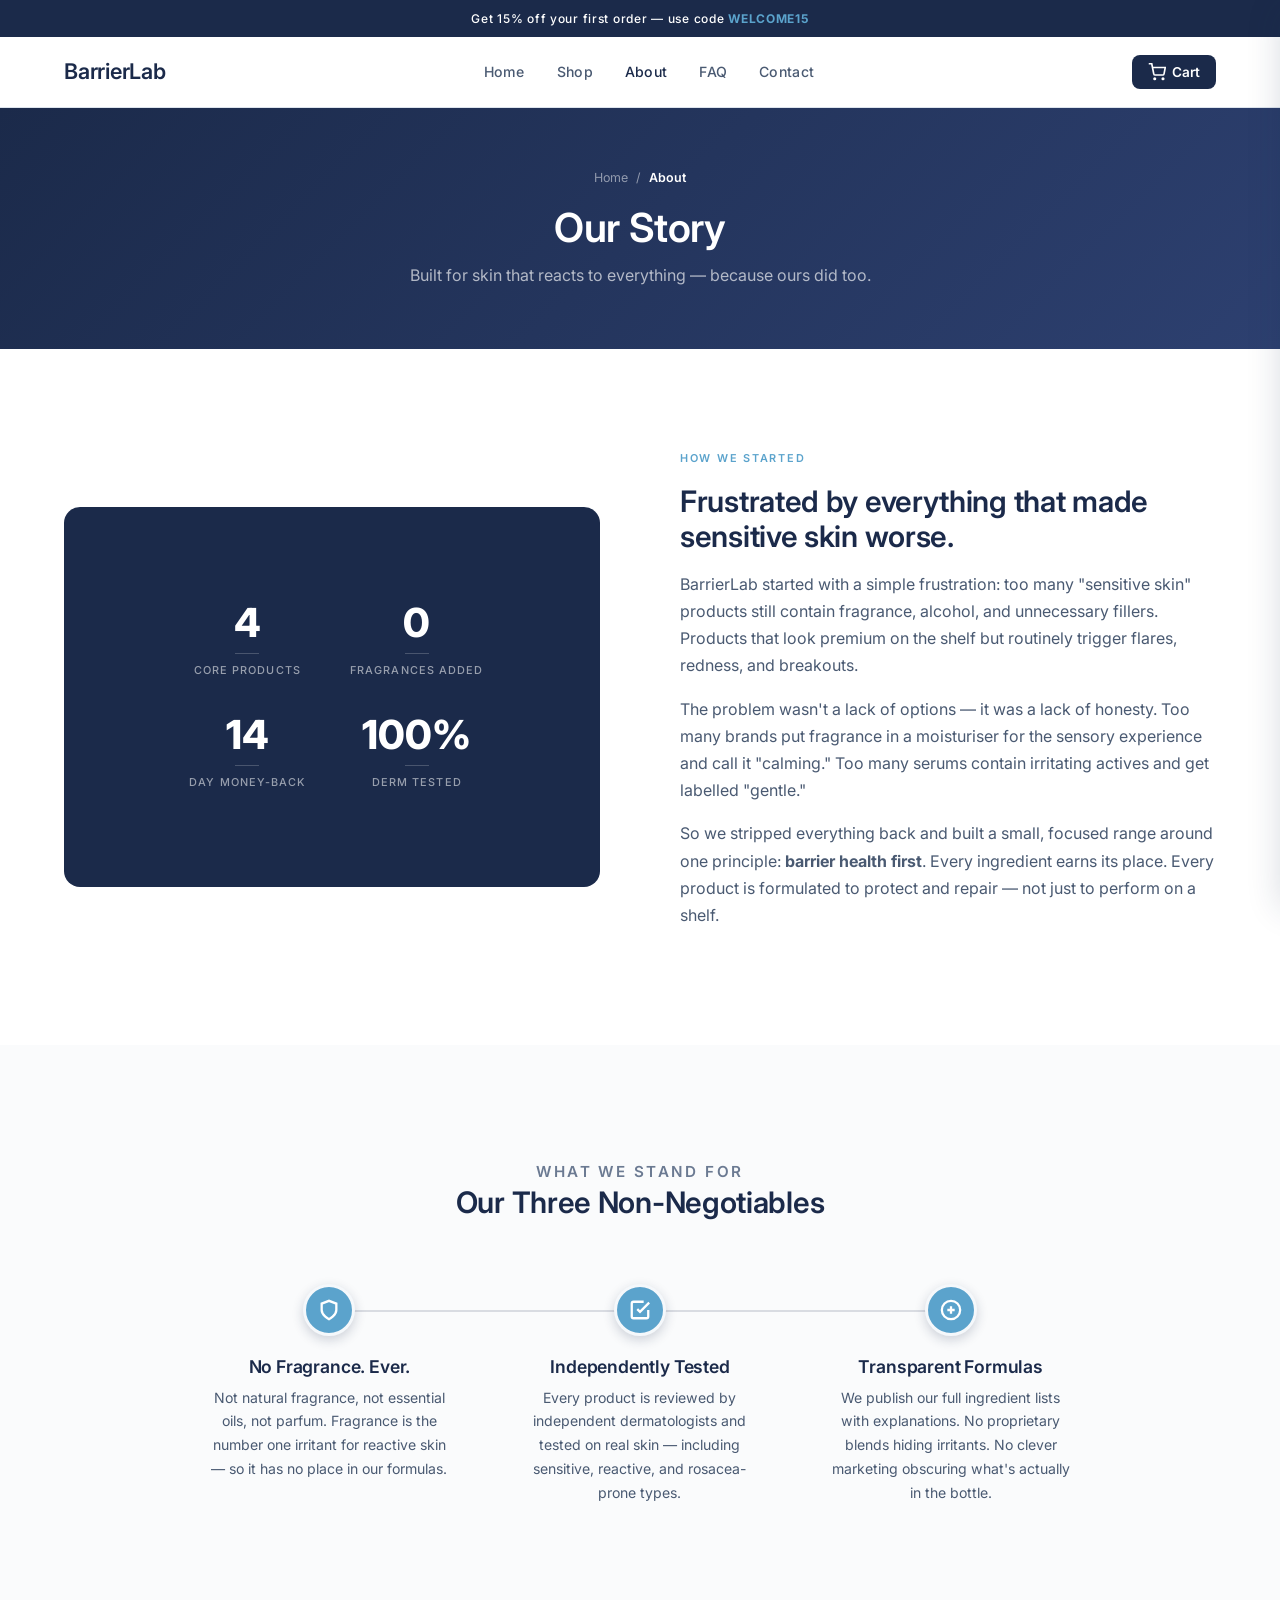
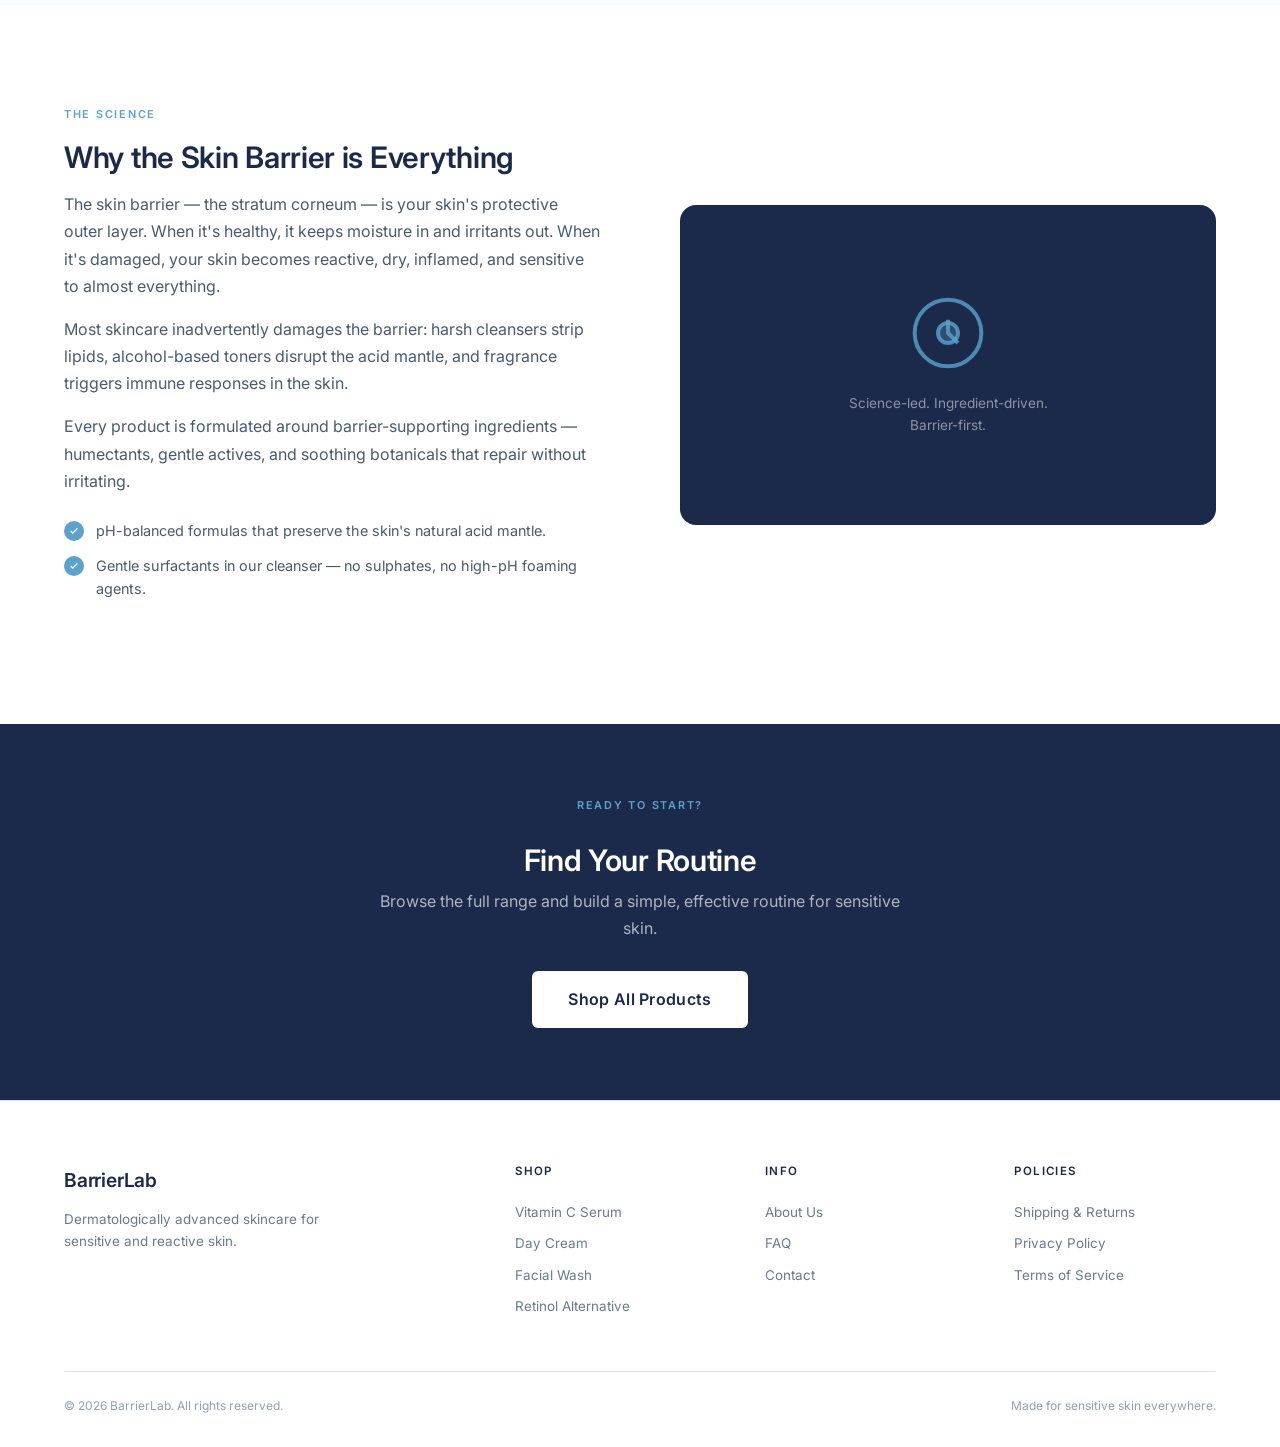
<file: about.html>
<!DOCTYPE html>
<html lang="en">
<head>
  <meta charset="UTF-8" />
  <meta name="viewport" content="width=device-width, initial-scale=1.0" />
  <title>About Us — BarrierLab</title>
  <link rel="stylesheet" href="css/styles.css?v=12" />
  <!-- Google tag (gtag.js) -->
  <script async src="https://www.googletagmanager.com/gtag/js?id=G-Z16YEDCPTH"></script>
  <script>
    window.dataLayer = window.dataLayer || [];
    function gtag(){dataLayer.push(arguments);}
    gtag('js', new Date());
    gtag('config', 'G-Z16YEDCPTH');
  </script>
  <!-- Meta Pixel Code -->
  <script>
  !function(f,b,e,v,n,t,s)
  {if(f.fbq)return;n=f.fbq=function(){n.callMethod?
  n.callMethod.apply(n,arguments):n.queue.push(arguments)};
  if(!f._fbq)f._fbq=n;n.push=n;n.loaded=!0;n.version='2.0';
  n.queue=[];t=b.createElement(e);t.async=!0;
  t.src=v;s=b.getElementsByTagName(e)[0];
  s.parentNode.insertBefore(t,s)}(window, document,'script',
  'https://connect.facebook.net/en_US/fbevents.js');
  fbq('init', '1483044433377313');
  fbq('track', 'PageView');
  </script>
  <noscript><img height="1" width="1" style="display:none"
  src="https://www.facebook.com/tr?id=1483044433377313&ev=PageView&noscript=1"
  /></noscript>
  <!-- End Meta Pixel Code -->
</head>
<body>

  <div class="announcement-bar">
    Get 15% off your first order — use code <span>WELCOME15</span>
  </div>

  <nav class="nav">
    <div class="container nav-inner">
      <a href="index.html" class="nav-logo nav-logo-text">BarrierLab</a>
      <ul class="nav-links">
        <li><a href="index.html">Home</a></li>
        <li><a href="products.html">Shop</a></li>
        <li><a href="about.html" class="active">About</a></li>
        <li><a href="faq.html">FAQ</a></li>
        <li><a href="contact.html">Contact</a></li>
      </ul>
      <div class="nav-actions">
        <button class="cart-btn">
          <svg width="18" height="18" viewBox="0 0 24 24" fill="none" stroke="currentColor" stroke-width="2.2"><circle cx="9" cy="21" r="1"/><circle cx="20" cy="21" r="1"/><path d="M1 1h4l2.68 13.39a2 2 0 0 0 2 1.61h9.72a2 2 0 0 0 2-1.61L23 6H6"/></svg>
          Cart <span class="cart-count">0</span>
        </button>
        <button class="nav-hamburger"><span></span><span></span><span></span></button>
      </div>
    </div>
    <div class="nav-mobile">
      <a href="index.html">Home</a><a href="products.html">Shop</a>
      <a href="about.html">About</a><a href="faq.html">FAQ</a><a href="contact.html">Contact</a>
    </div>
  </nav>

  <div class="page-hero">
    <div class="container">
      <div class="breadcrumb"><a href="index.html">Home</a> / <span>About</span></div>
      <h1>Our Story</h1>
      <p>Built for skin that reacts to everything — because ours did too.</p>
    </div>
  </div>

  <!-- ORIGIN STORY -->
  <section class="section">
    <div class="container about-grid">
      <div class="about-visual">
        <div class="about-stats">
          <div class="stat-block">
            <div class="stat-number">4</div>
            <div class="stat-line"></div>
            <div class="stat-label">Core Products</div>
          </div>
          <div class="stat-block">
            <div class="stat-number">0</div>
            <div class="stat-line"></div>
            <div class="stat-label">Fragrances Added</div>
          </div>
          <div class="stat-block">
            <div class="stat-number">14</div>
            <div class="stat-line"></div>
            <div class="stat-label">Day Money-Back</div>
          </div>
          <div class="stat-block">
            <div class="stat-number">100%</div>
            <div class="stat-line"></div>
            <div class="stat-label">Derm Tested</div>
          </div>
        </div>
      </div>
      <div class="about-content">
        <p class="section-label">How We Started</p>
        <h2>Frustrated by everything that made sensitive skin worse.</h2>
        <p>BarrierLab started with a simple frustration: too many "sensitive skin" products still contain fragrance, alcohol, and unnecessary fillers. Products that look premium on the shelf but routinely trigger flares, redness, and breakouts.</p>
        <p>The problem wasn't a lack of options — it was a lack of honesty. Too many brands put fragrance in a moisturiser for the sensory experience and call it "calming." Too many serums contain irritating actives and get labelled "gentle."</p>
        <p>So we stripped everything back and built a small, focused range around one principle: <strong>barrier health first</strong>. Every ingredient earns its place. Every product is formulated to protect and repair — not just to perform on a shelf.</p>
      </div>
    </div>
  </section>

  <!-- VALUES -->
  <section class="section bg-off-white">
    <div class="container">
      <div class="section-header">
        <p class="section-label">What We Stand For</p>
        <h2>Our Three Non-Negotiables</h2>
      </div>
      <div class="steps-grid" style="max-width:900px;margin:0 auto;">
        <div class="step-card">
          <div class="step-number" style="background:var(--blue-accent);">
            <svg width="22" height="22" viewBox="0 0 24 24" fill="none" stroke="white" stroke-width="2.5"><path d="M12 22s8-4 8-10V5l-8-3-8 3v7c0 6 8 10 8 10z"/></svg>
          </div>
          <h3>No Fragrance. Ever.</h3>
          <p>Not natural fragrance, not essential oils, not parfum. Fragrance is the number one irritant for reactive skin — so it has no place in our formulas.</p>
        </div>
        <div class="step-card">
          <div class="step-number" style="background:var(--blue-accent);">
            <svg width="22" height="22" viewBox="0 0 24 24" fill="none" stroke="white" stroke-width="2.5"><path d="M9 11l3 3L22 4"/><path d="M21 12v7a2 2 0 0 1-2 2H5a2 2 0 0 1-2-2V5a2 2 0 0 1 2-2h11"/></svg>
          </div>
          <h3>Independently Tested</h3>
          <p>Every product is reviewed by independent dermatologists and tested on real skin — including sensitive, reactive, and rosacea-prone types.</p>
        </div>
        <div class="step-card">
          <div class="step-number" style="background:var(--blue-accent);">
            <svg width="22" height="22" viewBox="0 0 24 24" fill="none" stroke="white" stroke-width="2.5"><circle cx="12" cy="12" r="10"/><path d="M8 12h8M12 8v8"/></svg>
          </div>
          <h3>Transparent Formulas</h3>
          <p>We publish our full ingredient lists with explanations. No proprietary blends hiding irritants. No clever marketing obscuring what's actually in the bottle.</p>
        </div>
      </div>
    </div>
  </section>

  <!-- SCIENCE -->
  <section class="section">
    <div class="container">
      <div class="about-grid">
        <div class="about-content">
          <p class="section-label">The Science</p>
          <h2>Why the Skin Barrier is Everything</h2>
          <p>The skin barrier — the stratum corneum — is your skin's protective outer layer. When it's healthy, it keeps moisture in and irritants out. When it's damaged, your skin becomes reactive, dry, inflamed, and sensitive to almost everything.</p>
          <p>Most skincare inadvertently damages the barrier: harsh cleansers strip lipids, alcohol-based toners disrupt the acid mantle, and fragrance triggers immune responses in the skin.</p>
          <p>Every product is formulated around barrier-supporting ingredients — humectants, gentle actives, and soothing botanicals that repair without irritating.</p>
          <div class="about-points">
            <div class="about-point">
              <div class="about-point-icon">
                <svg width="10" height="10" viewBox="0 0 24 24" fill="none" stroke="white" stroke-width="3"><polyline points="20 6 9 17 4 12"/></svg>
              </div>
              pH-balanced formulas that preserve the skin's natural acid mantle.
            </div>
            <div class="about-point">
              <div class="about-point-icon">
                <svg width="10" height="10" viewBox="0 0 24 24" fill="none" stroke="white" stroke-width="3"><polyline points="20 6 9 17 4 12"/></svg>
              </div>
              Gentle surfactants in our cleanser — no sulphates, no high-pH foaming agents.
            </div>
          </div>
        </div>
        <div class="about-visual" style="min-height:320px;">
          <div style="text-align:center;color:white;">
            <svg width="80" height="80" viewBox="0 0 24 24" fill="none" stroke="rgba(91,163,204,0.8)" stroke-width="1.2" style="margin:0 auto 20px;display:block;"><circle cx="12" cy="12" r="10"/><path d="M12 8v4l3 3"/><circle cx="12" cy="12" r="3" fill="rgba(91,163,204,0.3)"/></svg>
            <p style="color:rgba(255,255,255,0.5);font-size:0.85rem;max-width:200px;margin:0 auto;line-height:1.6;">Science-led. Ingredient-driven. Barrier-first.</p>
          </div>
        </div>
      </div>
    </div>
  </section>

  <!-- CTA -->
  <section class="newsletter-section">
    <div class="container">
      <div class="newsletter-inner">
        <p class="section-label" style="color:var(--blue-accent)">Ready to Start?</p>
        <h2>Find Your Routine</h2>
        <p>Browse the full range and build a simple, effective routine for sensitive skin.</p>
        <a href="products.html" class="btn btn-white btn-lg">Shop All Products</a>
      </div>
    </div>
  </section>

  <footer class="footer">
    <div class="container">
      <div class="footer-grid">
        <div class="footer-brand">
          <span class="footer-brand-text">BarrierLab</span>
          <p>Dermatologically advanced skincare for sensitive and reactive skin.</p>
        </div>
        <div class="footer-col">
          <h4>Shop</h4>
          <a href="product-vitamin-c-serum.html">Vitamin C Serum</a>
          <a href="product-day-cream.html">Day Cream</a>
          <a href="product-facial-wash.html">Facial Wash</a>
          <a href="product-retinol-moisturiser.html">Retinol Alternative</a>
        </div>
        <div class="footer-col">
          <h4>Info</h4>
          <a href="about.html">About Us</a><a href="faq.html">FAQ</a><a href="contact.html">Contact</a>
        </div>
        <div class="footer-col">
          <h4>Policies</h4>
          <a href="https://barrierlab.co/policies/shipping-policy" target="_blank" rel="noopener">Shipping & Returns</a><a href="https://barrierlab.co/policies/privacy-policy" target="_blank" rel="noopener">Privacy Policy</a><a href="https://barrierlab.co/policies/terms-of-service" target="_blank" rel="noopener">Terms of Service</a>
        </div>
      </div>
      <div class="footer-bottom">
        <span>© 2026 BarrierLab. All rights reserved.</span>
        <span>Made for sensitive skin everywhere.</span>
      </div>
    </div>
  </footer>

  <div class="cart-overlay"></div>
  <div class="cart-sidebar">
    <div class="cart-sidebar-header"><h3>Your Cart</h3><button class="cart-close">×</button></div>
    <div class="cart-items"></div>
    <div class="cart-footer">
      <div class="cart-discount-note" style="display:none;">✓ Code WELCOME15 applied!</div>
      <div class="cart-total"><span>Total</span><span>€0.00</span></div>
      <button class="btn btn-primary btn-full checkout-btn">Proceed to Checkout</button>
      <button class="btn btn-outline btn-full mt-4" onclick="closeCart()">Continue Shopping</button>
    </div>
  </div>

  <script src="js/main.js?v=11"></script>
</body>
</html>
</file>
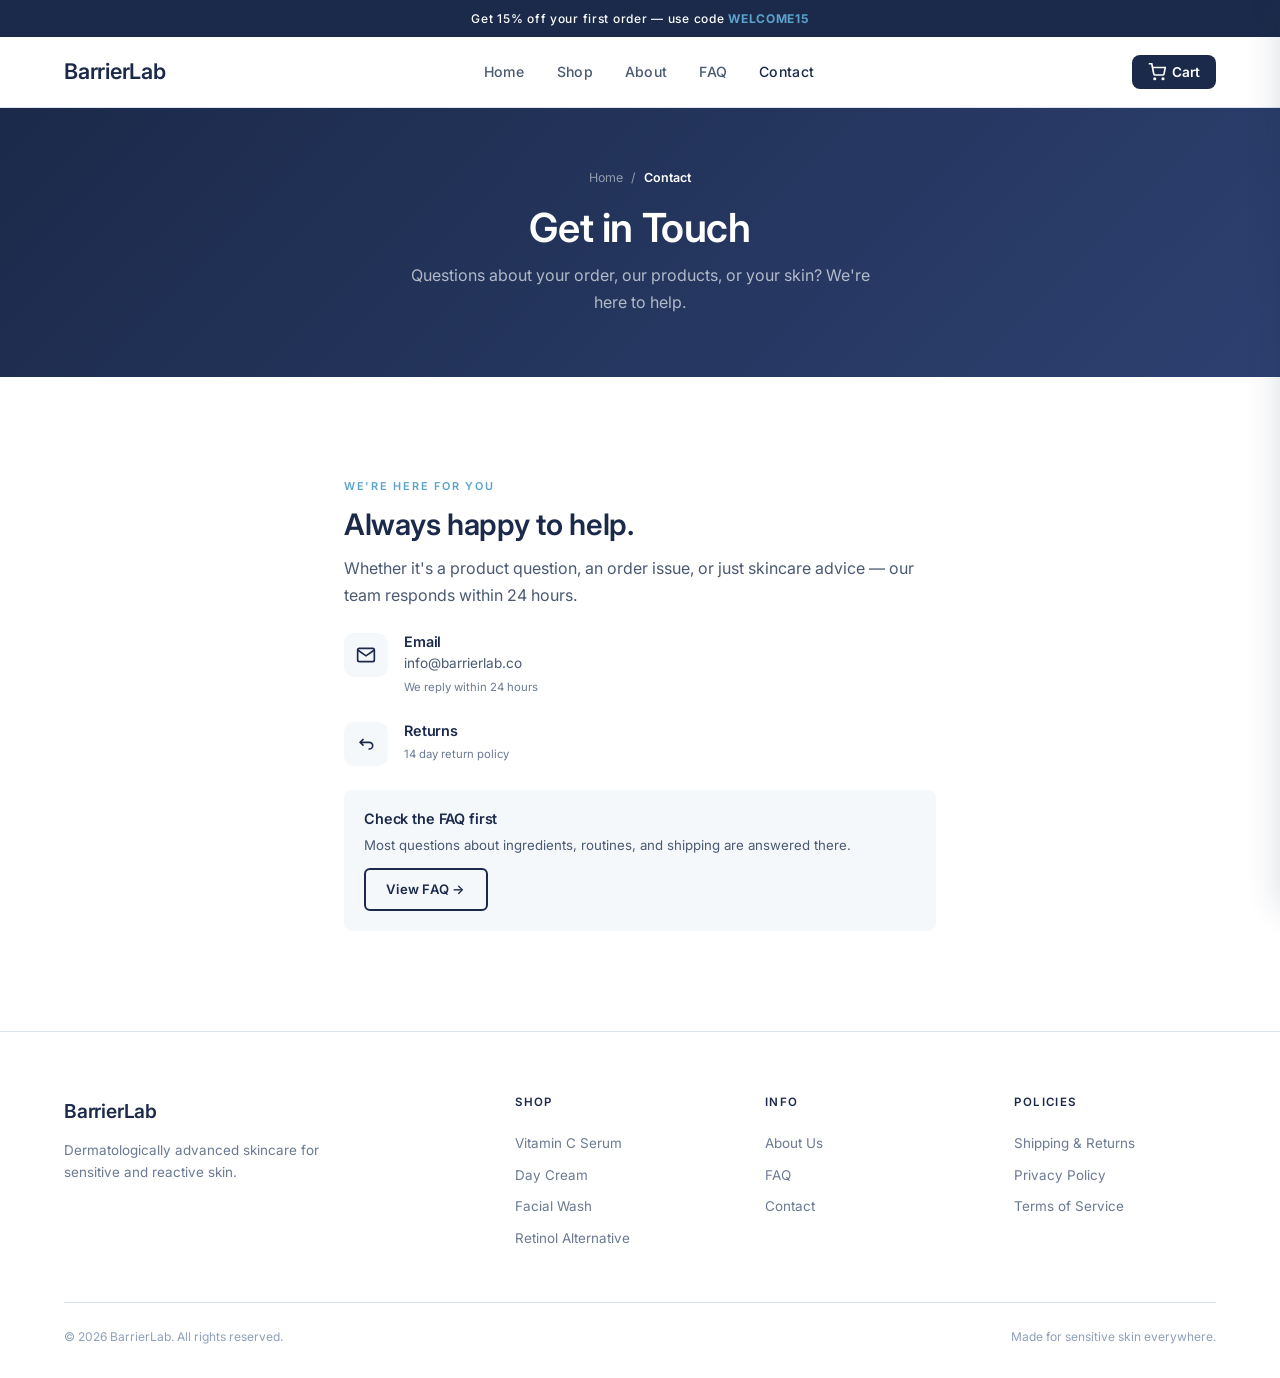
<file: contact.html>
<!DOCTYPE html>
<html lang="en">
<head>
  <meta charset="UTF-8" />
  <meta name="viewport" content="width=device-width, initial-scale=1.0" />
  <title>Contact — BarrierLab</title>
  <link rel="stylesheet" href="css/styles.css?v=12" />
  <!-- Google tag (gtag.js) -->
  <script async src="https://www.googletagmanager.com/gtag/js?id=G-Z16YEDCPTH"></script>
  <script>
    window.dataLayer = window.dataLayer || [];
    function gtag(){dataLayer.push(arguments);}
    gtag('js', new Date());
    gtag('config', 'G-Z16YEDCPTH');
  </script>
  <!-- Meta Pixel Code -->
  <script>
  !function(f,b,e,v,n,t,s)
  {if(f.fbq)return;n=f.fbq=function(){n.callMethod?
  n.callMethod.apply(n,arguments):n.queue.push(arguments)};
  if(!f._fbq)f._fbq=n;n.push=n;n.loaded=!0;n.version='2.0';
  n.queue=[];t=b.createElement(e);t.async=!0;
  t.src=v;s=b.getElementsByTagName(e)[0];
  s.parentNode.insertBefore(t,s)}(window, document,'script',
  'https://connect.facebook.net/en_US/fbevents.js');
  fbq('init', '1483044433377313');
  fbq('track', 'PageView');
  </script>
  <noscript><img height="1" width="1" style="display:none"
  src="https://www.facebook.com/tr?id=1483044433377313&ev=PageView&noscript=1"
  /></noscript>
  <!-- End Meta Pixel Code -->
</head>
<body>

  <div class="announcement-bar">
    Get 15% off your first order — use code <span>WELCOME15</span>
  </div>

  <nav class="nav">
    <div class="container nav-inner">
      <a href="index.html" class="nav-logo nav-logo-text">BarrierLab</a>
      <ul class="nav-links">
        <li><a href="index.html">Home</a></li>
        <li><a href="products.html">Shop</a></li>
        <li><a href="about.html">About</a></li>
        <li><a href="faq.html">FAQ</a></li>
        <li><a href="contact.html" class="active">Contact</a></li>
      </ul>
      <div class="nav-actions">
        <button class="cart-btn">
          <svg width="18" height="18" viewBox="0 0 24 24" fill="none" stroke="currentColor" stroke-width="2.2"><circle cx="9" cy="21" r="1"/><circle cx="20" cy="21" r="1"/><path d="M1 1h4l2.68 13.39a2 2 0 0 0 2 1.61h9.72a2 2 0 0 0 2-1.61L23 6H6"/></svg>
          Cart <span class="cart-count">0</span>
        </button>
        <button class="nav-hamburger"><span></span><span></span><span></span></button>
      </div>
    </div>
    <div class="nav-mobile">
      <a href="index.html">Home</a><a href="products.html">Shop</a>
      <a href="about.html">About</a><a href="faq.html">FAQ</a><a href="contact.html">Contact</a>
    </div>
  </nav>

  <div class="page-hero">
    <div class="container">
      <div class="breadcrumb"><a href="index.html">Home</a> / <span>Contact</span></div>
      <h1>Get in Touch</h1>
      <p>Questions about your order, our products, or your skin? We're here to help.</p>
    </div>
  </div>

  <section class="section">
    <div class="container contact-grid" style="display:block;max-width:640px;">

      <div class="contact-info">
        <div>
          <p class="section-label">We're here for you</p>
          <h2 style="margin-bottom:12px;">Always happy to help.</h2>
          <p>Whether it's a product question, an order issue, or just skincare advice — our team responds within 24 hours.</p>
        </div>

        <div class="contact-item">
          <div class="contact-icon">
            <svg width="20" height="20" viewBox="0 0 24 24" fill="none" stroke="currentColor" stroke-width="2"><path d="M4 4h16c1.1 0 2 .9 2 2v12c0 1.1-.9 2-2 2H4c-1.1 0-2-.9-2-2V6c0-1.1.9-2 2-2z"/><polyline points="22,6 12,13 2,6"/></svg>
          </div>
          <div>
            <h4>Email</h4>
            <p>info@barrierlab.co<br><small style="color:var(--text-muted);">We reply within 24 hours</small></p>
          </div>
        </div>

        <div class="contact-item">
          <div class="contact-icon">
            <svg width="20" height="20" viewBox="0 0 24 24" fill="none" stroke="currentColor" stroke-width="2"><path d="M9 14l-4-4 4-4"/><path d="M5 10h11a4 4 0 0 1 0 8h-1"/></svg>
          </div>
          <div>
            <h4>Returns</h4>
            <p><small style="color:var(--text-muted);">14 day return policy</small></p>
          </div>
        </div>

        <div style="background:var(--off-white);border-radius:var(--radius);padding:20px;">
          <h4 style="margin-bottom:6px;font-size:0.9rem;">Check the FAQ first</h4>
          <p style="font-size:0.83rem;margin-bottom:12px;">Most questions about ingredients, routines, and shipping are answered there.</p>
          <a href="faq.html" class="btn btn-sm btn-outline">View FAQ →</a>
        </div>
      </div>

    </div>
  </section>

  <footer class="footer">
    <div class="container">
      <div class="footer-grid">
        <div class="footer-brand">
          <span class="footer-brand-text">BarrierLab</span>
          <p>Dermatologically advanced skincare for sensitive and reactive skin.</p>
        </div>
        <div class="footer-col">
          <h4>Shop</h4>
          <a href="product-vitamin-c-serum.html">Vitamin C Serum</a>
          <a href="product-day-cream.html">Day Cream</a>
          <a href="product-facial-wash.html">Facial Wash</a>
          <a href="product-retinol-moisturiser.html">Retinol Alternative</a>
        </div>
        <div class="footer-col">
          <h4>Info</h4>
          <a href="about.html">About Us</a><a href="faq.html">FAQ</a><a href="contact.html">Contact</a>
        </div>
        <div class="footer-col">
          <h4>Policies</h4>
          <a href="https://barrierlab.co/policies/shipping-policy" target="_blank" rel="noopener">Shipping & Returns</a><a href="https://barrierlab.co/policies/privacy-policy" target="_blank" rel="noopener">Privacy Policy</a><a href="https://barrierlab.co/policies/terms-of-service" target="_blank" rel="noopener">Terms of Service</a>
        </div>
      </div>
      <div class="footer-bottom">
        <span>© 2026 BarrierLab. All rights reserved.</span>
        <span>Made for sensitive skin everywhere.</span>
      </div>
    </div>
  </footer>

  <div class="cart-overlay"></div>
  <div class="cart-sidebar">
    <div class="cart-sidebar-header"><h3>Your Cart</h3><button class="cart-close">×</button></div>
    <div class="cart-items"></div>
    <div class="cart-footer">
      <div class="cart-discount-note" style="display:none;">✓ Code WELCOME15 applied!</div>
      <div class="cart-total"><span>Total</span><span>€0.00</span></div>
      <button class="btn btn-primary btn-full checkout-btn">Proceed to Checkout</button>
      <button class="btn btn-outline btn-full mt-4" onclick="closeCart()">Continue Shopping</button>
    </div>
  </div>

  <script src="js/main.js?v=11"></script>
  <script>
    document.getElementById('contactForm').addEventListener('submit', function(e) {
      e.preventDefault();
      this.innerHTML = '<div style="text-align:center;padding:48px 0;"><div style="font-size:3rem;margin-bottom:16px;">✓</div><h3 style="color:var(--navy);margin-bottom:8px;">Message Sent!</h3><p style="color:var(--text-muted);">We\'ll get back to you within 24 hours.</p></div>';
    });
  </script>
</body>
</html>
</file>
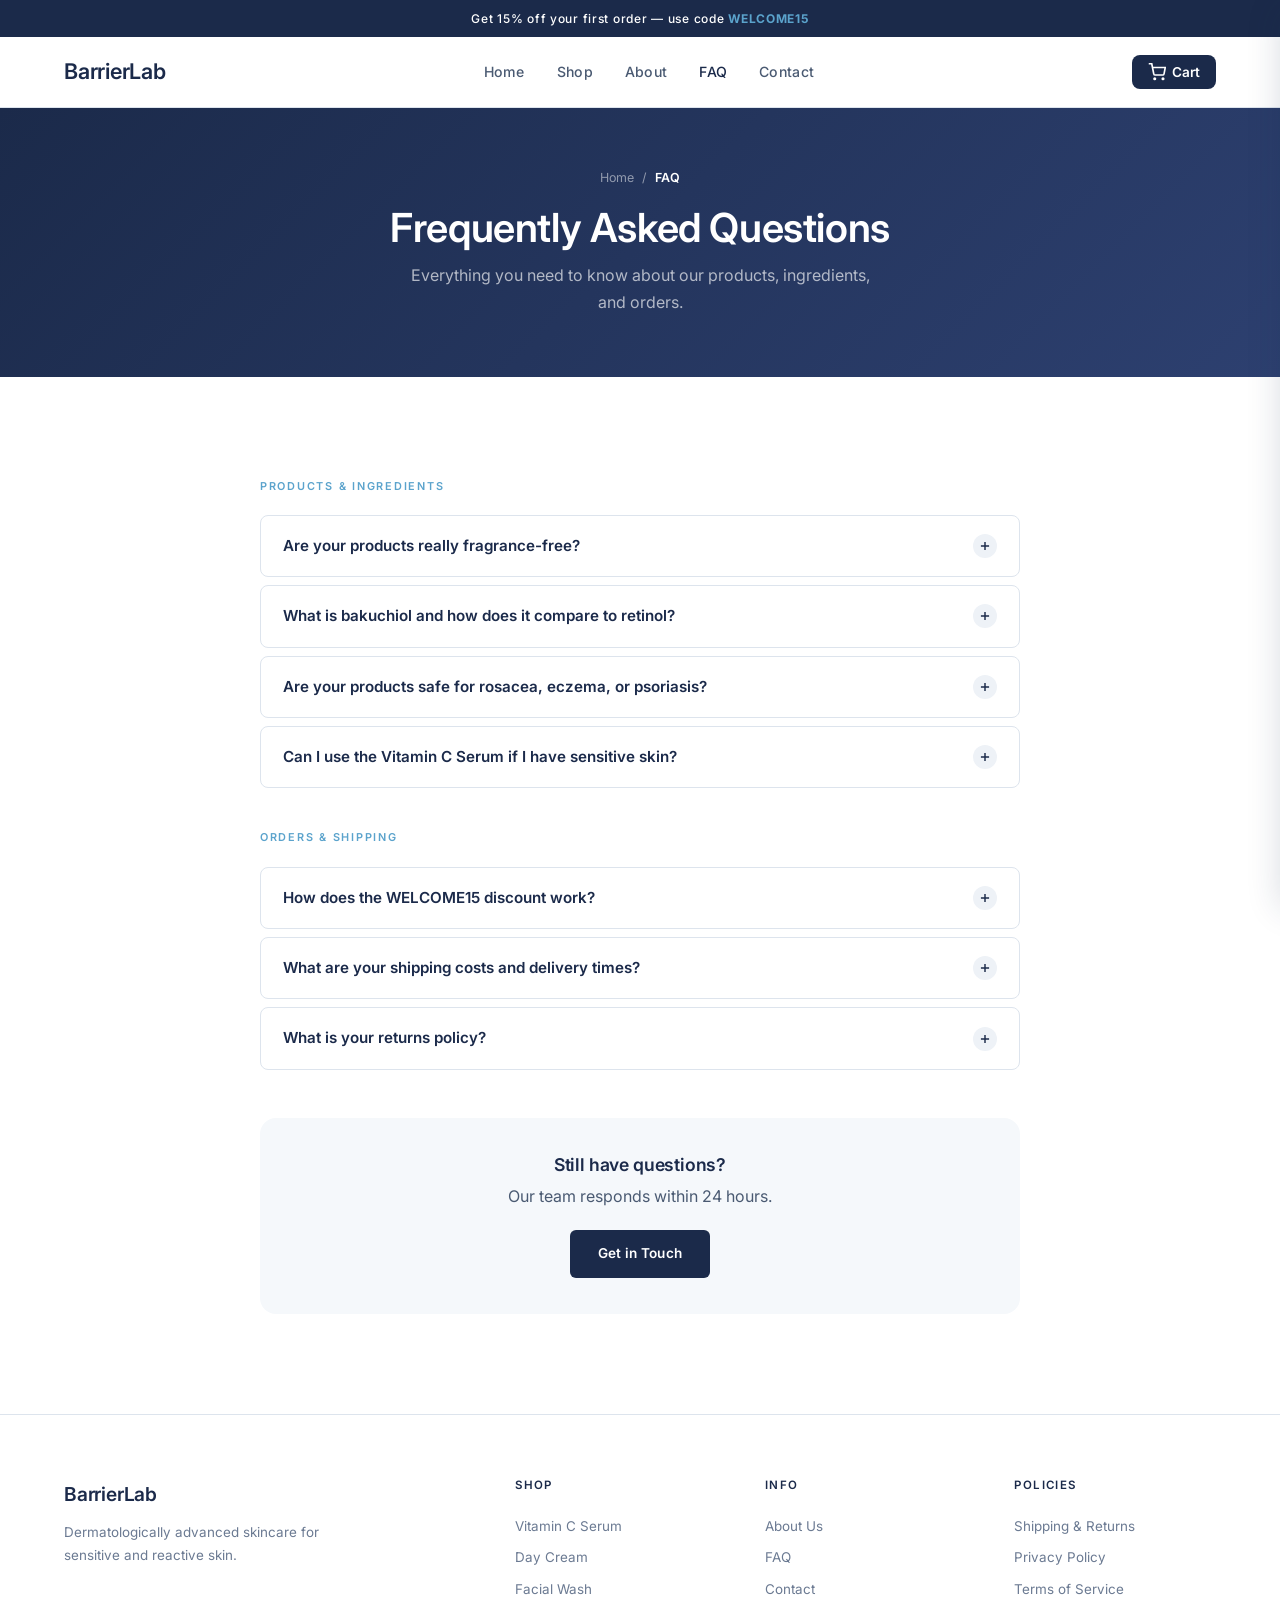
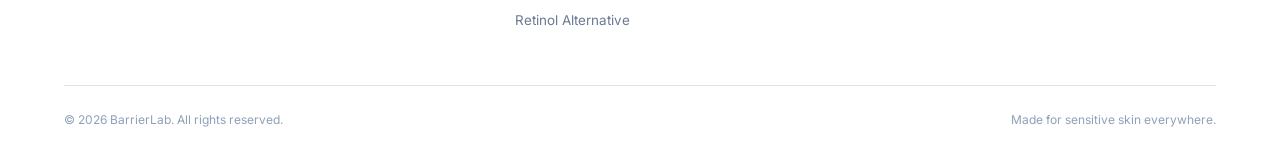
<file: faq.html>
<!DOCTYPE html>
<html lang="en">
<head>
  <meta charset="UTF-8" />
  <meta name="viewport" content="width=device-width, initial-scale=1.0" />
  <title>FAQ — BarrierLab</title>
  <link rel="stylesheet" href="css/styles.css?v=12" />
  <!-- Google tag (gtag.js) -->
  <script async src="https://www.googletagmanager.com/gtag/js?id=G-Z16YEDCPTH"></script>
  <script>
    window.dataLayer = window.dataLayer || [];
    function gtag(){dataLayer.push(arguments);}
    gtag('js', new Date());
    gtag('config', 'G-Z16YEDCPTH');
  </script>
  <!-- Meta Pixel Code -->
  <script>
  !function(f,b,e,v,n,t,s)
  {if(f.fbq)return;n=f.fbq=function(){n.callMethod?
  n.callMethod.apply(n,arguments):n.queue.push(arguments)};
  if(!f._fbq)f._fbq=n;n.push=n;n.loaded=!0;n.version='2.0';
  n.queue=[];t=b.createElement(e);t.async=!0;
  t.src=v;s=b.getElementsByTagName(e)[0];
  s.parentNode.insertBefore(t,s)}(window, document,'script',
  'https://connect.facebook.net/en_US/fbevents.js');
  fbq('init', '1483044433377313');
  fbq('track', 'PageView');
  </script>
  <noscript><img height="1" width="1" style="display:none"
  src="https://www.facebook.com/tr?id=1483044433377313&ev=PageView&noscript=1"
  /></noscript>
  <!-- End Meta Pixel Code -->
</head>
<body>

  <div class="announcement-bar">
    Get 15% off your first order — use code <span>WELCOME15</span>
  </div>

  <nav class="nav">
    <div class="container nav-inner">
      <a href="index.html" class="nav-logo nav-logo-text">BarrierLab</a>
      <ul class="nav-links">
        <li><a href="index.html">Home</a></li>
        <li><a href="products.html">Shop</a></li>
        <li><a href="about.html">About</a></li>
        <li><a href="faq.html" class="active">FAQ</a></li>
        <li><a href="contact.html">Contact</a></li>
      </ul>
      <div class="nav-actions">
        <button class="cart-btn">
          <svg width="18" height="18" viewBox="0 0 24 24" fill="none" stroke="currentColor" stroke-width="2.2"><circle cx="9" cy="21" r="1"/><circle cx="20" cy="21" r="1"/><path d="M1 1h4l2.68 13.39a2 2 0 0 0 2 1.61h9.72a2 2 0 0 0 2-1.61L23 6H6"/></svg>
          Cart <span class="cart-count">0</span>
        </button>
        <button class="nav-hamburger"><span></span><span></span><span></span></button>
      </div>
    </div>
    <div class="nav-mobile">
      <a href="index.html">Home</a><a href="products.html">Shop</a>
      <a href="about.html">About</a><a href="faq.html">FAQ</a><a href="contact.html">Contact</a>
    </div>
  </nav>

  <div class="page-hero">
    <div class="container">
      <div class="breadcrumb"><a href="index.html">Home</a> / <span>FAQ</span></div>
      <h1>Frequently Asked Questions</h1>
      <p>Everything you need to know about our products, ingredients, and orders.</p>
    </div>
  </div>

  <section class="section">
    <div class="container">

      <div style="max-width:760px;margin:0 auto;">

        <p class="section-label" style="margin-bottom:20px;">Products & Ingredients</p>
        <div class="faq-list" style="margin-bottom:40px;">

          <div class="faq-item">
            <div class="faq-question">
              Are your products really fragrance-free?
              <div class="faq-icon">
                <svg viewBox="0 0 24 24" fill="none" stroke="currentColor" stroke-width="2.5"><line x1="12" y1="5" x2="12" y2="19"/><line x1="5" y1="12" x2="19" y2="12"/></svg>
              </div>
            </div>
            <div class="faq-answer">
              <div class="faq-answer-inner">Yes — all BarrierLab products are 100% fragrance-free. This means no synthetic fragrance and no natural fragrance or essential oils. Fragrance is one of the most common causes of skin reactions, so we formulate without it entirely.</div>
            </div>
          </div>

          <div class="faq-item">
            <div class="faq-question">
              What is bakuchiol and how does it compare to retinol?
              <div class="faq-icon">
                <svg viewBox="0 0 24 24" fill="none" stroke="currentColor" stroke-width="2.5"><line x1="12" y1="5" x2="12" y2="19"/><line x1="5" y1="12" x2="19" y2="12"/></svg>
              </div>
            </div>
            <div class="faq-answer">
              <div class="faq-answer-inner">Bidens Pilosa is a natural plant-based alternative to retinol. Our Retinol Alternative Moisturiser uses Bidens Pilosa extract which delivers similar anti-ageing results — reducing fine lines and improving skin texture — without the irritation, peeling or sensitivity that traditional retinol causes.</div>
            </div>
          </div>

          <div class="faq-item">
            <div class="faq-question">
              Are your products safe for rosacea, eczema, or psoriasis?
              <div class="faq-icon">
                <svg viewBox="0 0 24 24" fill="none" stroke="currentColor" stroke-width="2.5"><line x1="12" y1="5" x2="12" y2="19"/><line x1="5" y1="12" x2="19" y2="12"/></svg>
              </div>
            </div>
            <div class="faq-answer">
              <div class="faq-answer-inner">Our products are formulated without common irritants like fragrance, alcohol and harsh actives, making them suitable for sensitive and reactive skin. However we always recommend patch testing first and consulting your dermatologist if you have a diagnosed skin condition.</div>
            </div>
          </div>

          <div class="faq-item">
            <div class="faq-question">
              Can I use the Vitamin C Serum if I have sensitive skin?
              <div class="faq-icon">
                <svg viewBox="0 0 24 24" fill="none" stroke="currentColor" stroke-width="2.5"><line x1="12" y1="5" x2="12" y2="19"/><line x1="5" y1="12" x2="19" y2="12"/></svg>
              </div>
            </div>
            <div class="faq-answer">
              <div class="faq-answer-inner">Yes — our Vitamin C Serum uses 2% Natural Vitamin C which is a lower, gentler concentration than most serums. It is specifically formulated to be tolerated by sensitive and reactive skin without stinging or irritation.</div>
            </div>
          </div>

        </div>

        <p class="section-label" style="margin-bottom:20px;">Orders & Shipping</p>
        <div class="faq-list" style="margin-bottom:40px;">

          <div class="faq-item">
            <div class="faq-question">
              How does the WELCOME15 discount work?
              <div class="faq-icon">
                <svg viewBox="0 0 24 24" fill="none" stroke="currentColor" stroke-width="2.5"><line x1="12" y1="5" x2="12" y2="19"/><line x1="5" y1="12" x2="19" y2="12"/></svg>
              </div>
            </div>
            <div class="faq-answer">
              <div class="faq-answer-inner">Use code WELCOME15 at checkout to get 15% off your first order. The code applies to all products and can be used once per customer.</div>
            </div>
          </div>

          <div class="faq-item">
            <div class="faq-question">
              What are your shipping costs and delivery times?
              <div class="faq-icon">
                <svg viewBox="0 0 24 24" fill="none" stroke="currentColor" stroke-width="2.5"><line x1="12" y1="5" x2="12" y2="19"/><line x1="5" y1="12" x2="19" y2="12"/></svg>
              </div>
            </div>
            <div class="faq-answer">
              <div class="faq-answer-inner">We offer fast EU shipping in 3-7 days and US in 2-5 days. Shipping costs are calculated at checkout based on your location.</div>
            </div>
          </div>

          <div class="faq-item">
            <div class="faq-question">
              What is your returns policy?
              <div class="faq-icon">
                <svg viewBox="0 0 24 24" fill="none" stroke="currentColor" stroke-width="2.5"><line x1="12" y1="5" x2="12" y2="19"/><line x1="5" y1="12" x2="19" y2="12"/></svg>
              </div>
            </div>
            <div class="faq-answer">
              <div class="faq-answer-inner">Due to the nature of skincare products we cannot accept physical returns once opened. However if you are unhappy with your purchase please contact us at info@barrierlab.co within 14 days and we will do our best to find a fair solution including a partial or full refund.</div>
            </div>
          </div>

        </div>

        <div style="text-align:center;margin-top:48px;padding:36px;background:var(--off-white);border-radius:var(--radius-lg);">
          <h3 style="margin-bottom:8px;">Still have questions?</h3>
          <p style="margin-bottom:20px;">Our team responds within 24 hours.</p>
          <a href="contact.html" class="btn btn-primary">Get in Touch</a>
        </div>

      </div>
    </div>
  </section>

  <footer class="footer">
    <div class="container">
      <div class="footer-grid">
        <div class="footer-brand">
          <span class="footer-brand-text">BarrierLab</span>
          <p>Dermatologically advanced skincare for sensitive and reactive skin.</p>
        </div>
        <div class="footer-col">
          <h4>Shop</h4>
          <a href="product-vitamin-c-serum.html">Vitamin C Serum</a>
          <a href="product-day-cream.html">Day Cream</a>
          <a href="product-facial-wash.html">Facial Wash</a>
          <a href="product-retinol-moisturiser.html">Retinol Alternative</a>
        </div>
        <div class="footer-col">
          <h4>Info</h4>
          <a href="about.html">About Us</a><a href="faq.html">FAQ</a><a href="contact.html">Contact</a>
        </div>
        <div class="footer-col">
          <h4>Policies</h4>
          <a href="https://barrierlab.co/policies/shipping-policy" target="_blank" rel="noopener">Shipping & Returns</a><a href="https://barrierlab.co/policies/privacy-policy" target="_blank" rel="noopener">Privacy Policy</a><a href="https://barrierlab.co/policies/terms-of-service" target="_blank" rel="noopener">Terms of Service</a>
        </div>
      </div>
      <div class="footer-bottom">
        <span>© 2026 BarrierLab. All rights reserved.</span>
        <span>Made for sensitive skin everywhere.</span>
      </div>
    </div>
  </footer>

  <div class="cart-overlay"></div>
  <div class="cart-sidebar">
    <div class="cart-sidebar-header"><h3>Your Cart</h3><button class="cart-close">×</button></div>
    <div class="cart-items"></div>
    <div class="cart-footer">
      <div class="cart-discount-note" style="display:none;">✓ Code WELCOME15 applied!</div>
      <div class="cart-total"><span>Total</span><span>€0.00</span></div>
      <button class="btn btn-primary btn-full checkout-btn">Proceed to Checkout</button>
      <button class="btn btn-outline btn-full mt-4" onclick="closeCart()">Continue Shopping</button>
    </div>
  </div>

  <script src="js/main.js?v=11"></script>
</body>
</html>
</file>
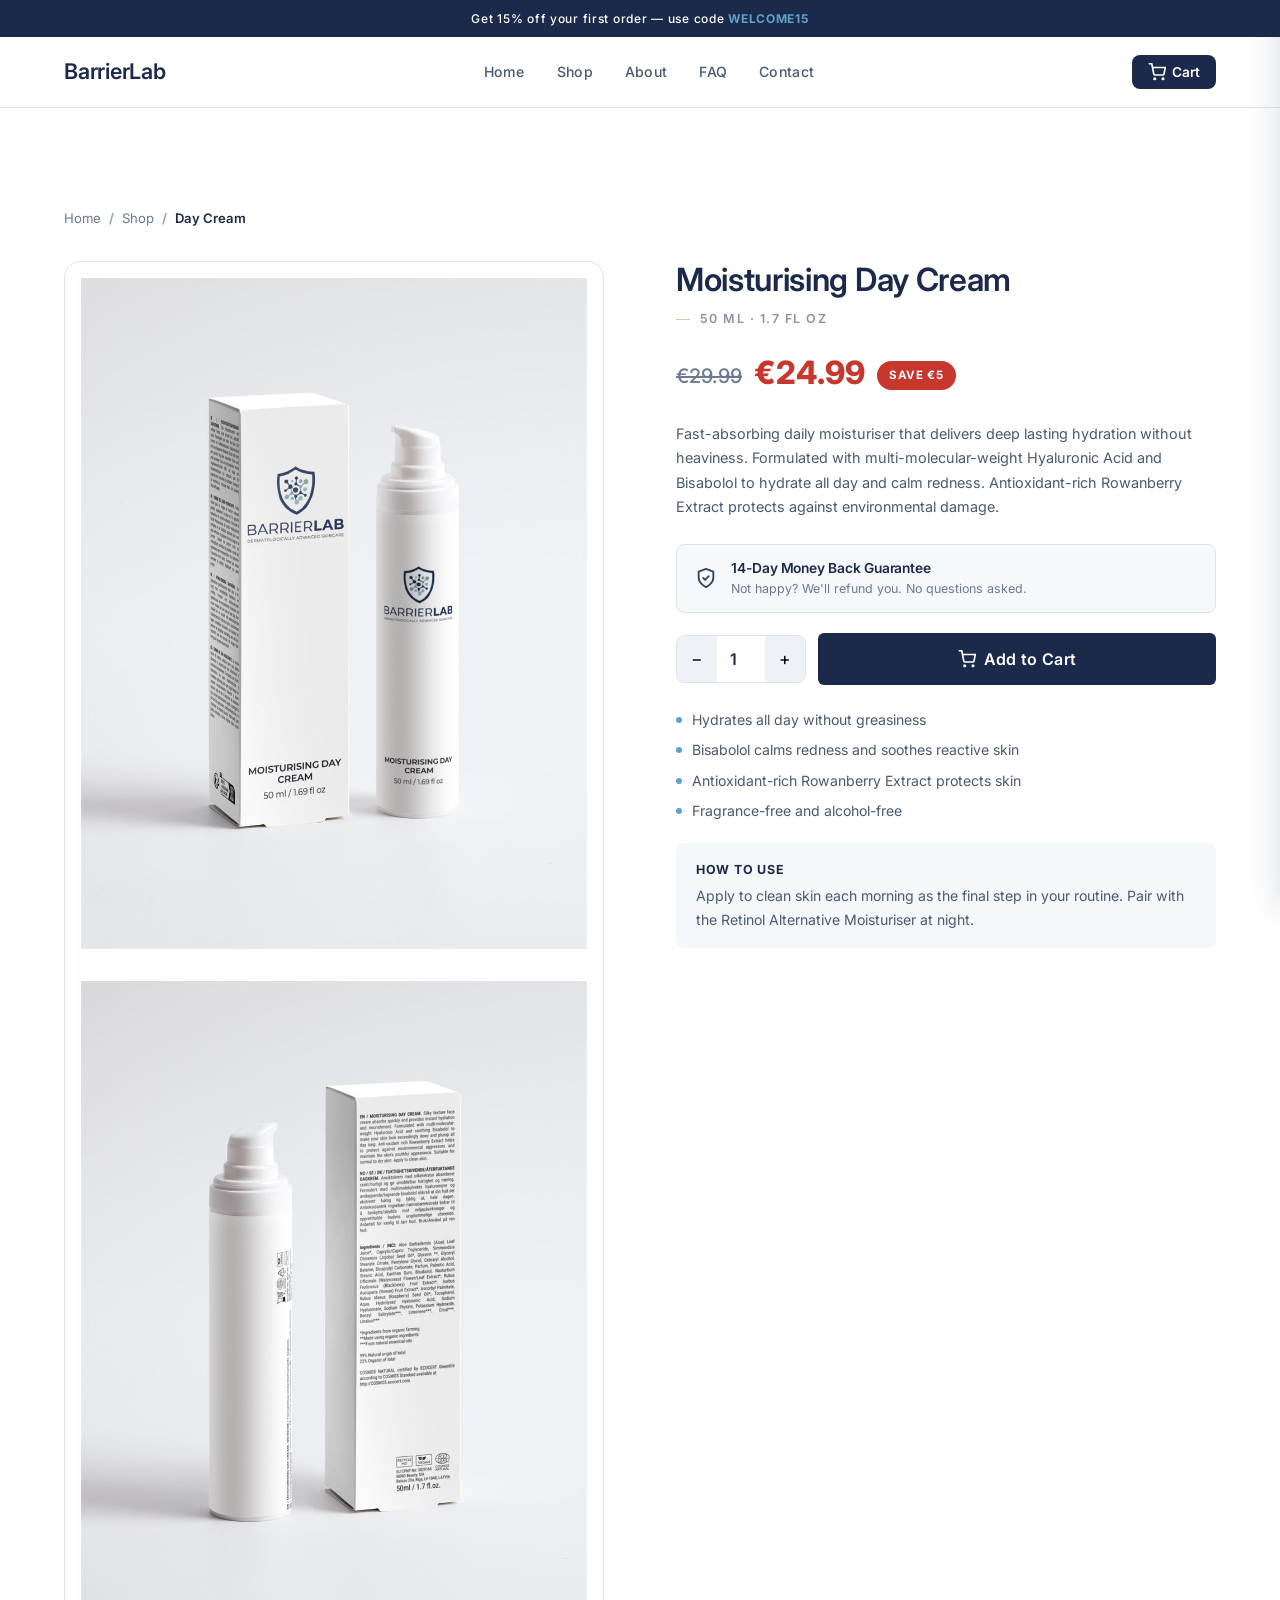
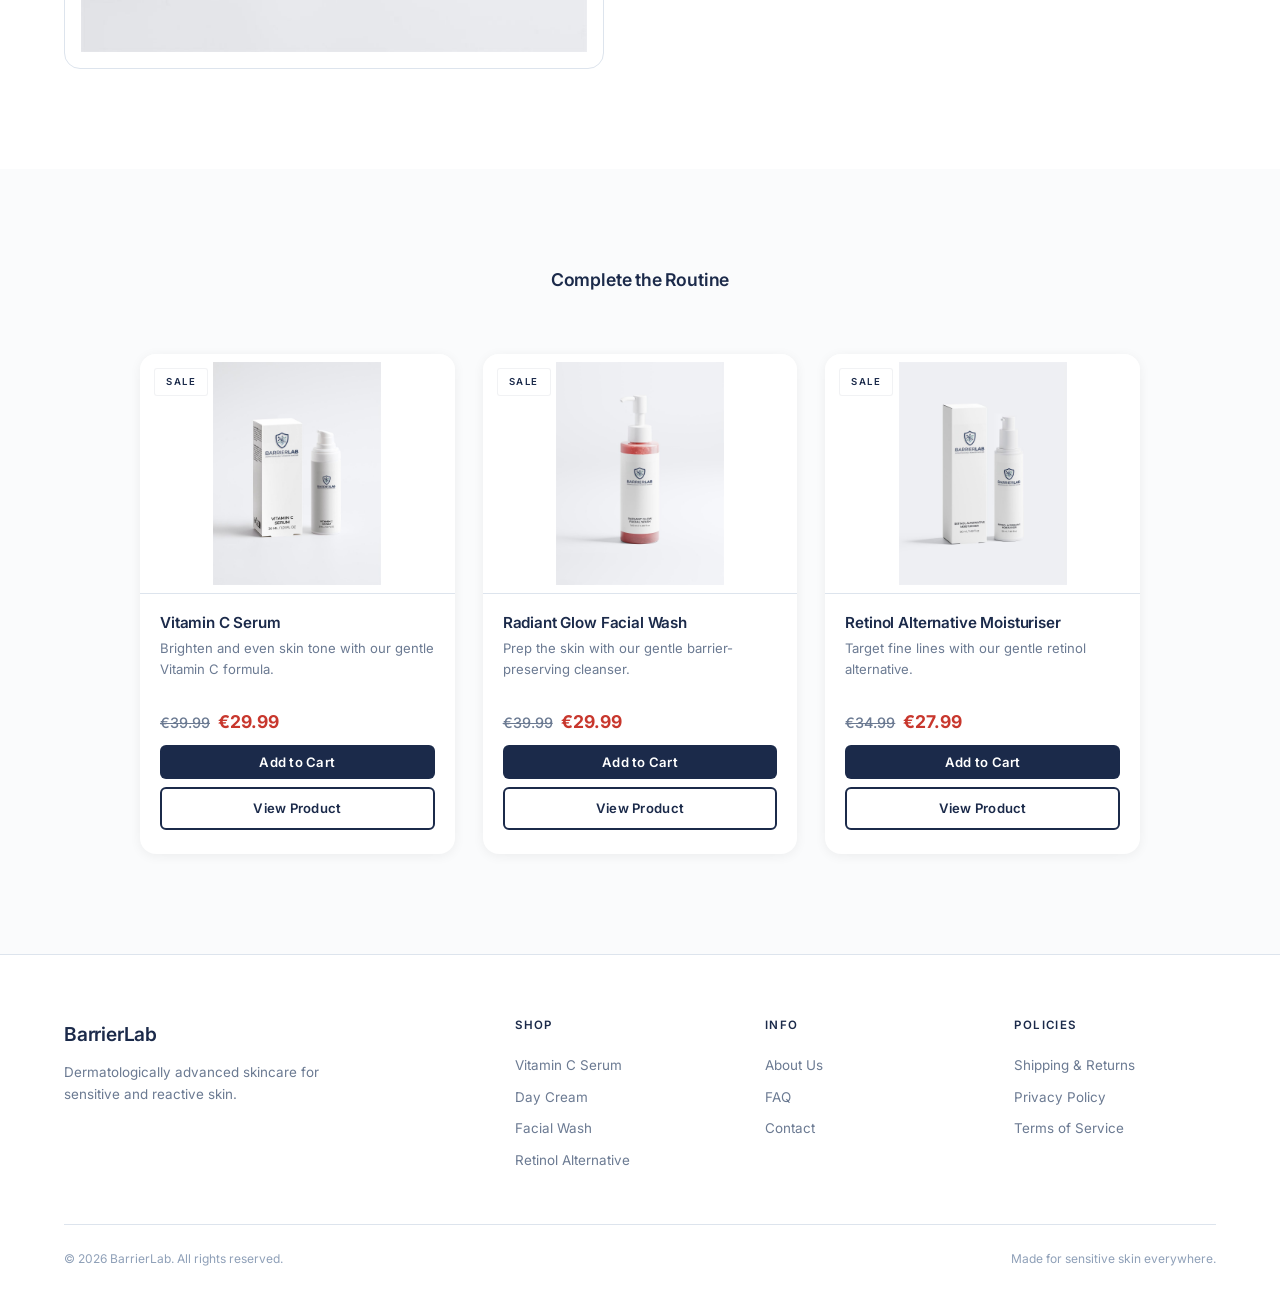
<file: product-day-cream.html>
<!DOCTYPE html>
<html lang="en">
<head>
  <meta charset="UTF-8" />
  <meta name="viewport" content="width=device-width, initial-scale=1.0" />
  <title>Moisturising Day Cream — BarrierLab</title>
  <link rel="stylesheet" href="css/styles.css?v=12" />
  <!-- Google tag (gtag.js) -->
  <script async src="https://www.googletagmanager.com/gtag/js?id=G-Z16YEDCPTH"></script>
  <script>
    window.dataLayer = window.dataLayer || [];
    function gtag(){dataLayer.push(arguments);}
    gtag('js', new Date());
    gtag('config', 'G-Z16YEDCPTH');
  </script>
  <!-- Meta Pixel Code -->
  <script>
  !function(f,b,e,v,n,t,s)
  {if(f.fbq)return;n=f.fbq=function(){n.callMethod?
  n.callMethod.apply(n,arguments):n.queue.push(arguments)};
  if(!f._fbq)f._fbq=n;n.push=n;n.loaded=!0;n.version='2.0';
  n.queue=[];t=b.createElement(e);t.async=!0;
  t.src=v;s=b.getElementsByTagName(e)[0];
  s.parentNode.insertBefore(t,s)}(window, document,'script',
  'https://connect.facebook.net/en_US/fbevents.js');
  fbq('init', '1483044433377313');
  fbq('track', 'PageView');
  fbq('track', 'ViewContent', {
    content_ids: ['64149809070429'],
    content_name: 'Moisturising Day Cream',
    content_type: 'product',
    value: 24.99,
    currency: 'EUR'
  });
  </script>
  <noscript><img height="1" width="1" style="display:none"
  src="https://www.facebook.com/tr?id=1483044433377313&ev=PageView&noscript=1"
  /></noscript>
  <!-- End Meta Pixel Code -->
</head>
<body>

  <div class="announcement-bar">
    Get 15% off your first order — use code <span>WELCOME15</span>
  </div>

  <nav class="nav">
    <div class="container nav-inner">
      <a href="index.html" class="nav-logo nav-logo-text">BarrierLab</a>
      <ul class="nav-links">
        <li><a href="index.html">Home</a></li>
        <li><a href="products.html">Shop</a></li>
        <li><a href="about.html">About</a></li>
        <li><a href="faq.html">FAQ</a></li>
        <li><a href="contact.html">Contact</a></li>
      </ul>
      <div class="nav-actions">
        <button class="cart-btn">
          <svg width="18" height="18" viewBox="0 0 24 24" fill="none" stroke="currentColor" stroke-width="2.2"><circle cx="9" cy="21" r="1"/><circle cx="20" cy="21" r="1"/><path d="M1 1h4l2.68 13.39a2 2 0 0 0 2 1.61h9.72a2 2 0 0 0 2-1.61L23 6H6"/></svg>
          Cart <span class="cart-count">0</span>
        </button>
        <button class="nav-hamburger"><span></span><span></span><span></span></button>
      </div>
    </div>
    <div class="nav-mobile">
      <a href="index.html">Home</a><a href="products.html">Shop</a>
      <a href="about.html">About</a><a href="faq.html">FAQ</a><a href="contact.html">Contact</a>
    </div>
  </nav>

  <section class="section">
    <div class="container">
      <div class="breadcrumb" style="justify-content:flex-start;margin-bottom:32px;color:var(--text-muted);font-size:0.82rem;">
        <a href="index.html" style="color:var(--text-muted);">Home</a>
        <span style="color:var(--gray-400);">/</span>
        <a href="products.html" style="color:var(--text-muted);">Shop</a>
        <span style="color:var(--gray-400);">/</span>
        <span style="color:var(--navy);font-weight:600;">Day Cream</span>
      </div>

      <div class="product-page-grid">
        <div class="product-page-visual">
          <img src="images/daycream_front.jpg" alt="Moisturising Day Cream — front" />
          <img src="images/daycream_back.jpg" alt="Moisturising Day Cream — back" />
        </div>

        <div class="product-info">
          <h1>Moisturising Day Cream</h1>
          <p class="product-size">50 ml &middot; 1.7 fl oz</p>
          <div class="product-price-lg"><span class="price-old">€29.99</span><span class="price-new">€24.99</span><span class="price-save">Save €5</span></div>

          <p class="product-description">Fast-absorbing daily moisturiser that delivers deep lasting hydration without heaviness. Formulated with multi-molecular-weight Hyaluronic Acid and Bisabolol to hydrate all day and calm redness. Antioxidant-rich Rowanberry Extract protects against environmental damage.</p>

          <div class="product-guarantee">
            <svg class="guarantee-icon" width="22" height="22" viewBox="0 0 24 24" fill="none" stroke="currentColor" stroke-width="2" stroke-linecap="round" stroke-linejoin="round" aria-hidden="true"><path d="M12 22s8-4 8-10V5l-8-3-8 3v7c0 6 8 10 8 10z"/><polyline points="9 12 11 14 15 10"/></svg>
            <div class="guarantee-text">
              <strong>14-Day Money Back Guarantee</strong>
              <span>Not happy? We'll refund you. No questions asked.</span>
            </div>
          </div>

          <div class="add-to-cart-row">
            <div class="qty-selector">
              <button class="qty-minus">−</button>
              <input type="number" value="1" min="1" max="10" />
              <button class="qty-plus">+</button>
            </div>
            <button class="btn btn-primary btn-lg add-to-cart-btn" data-id="day-cream" data-name="Moisturising Day Cream" data-price="24.99" data-image="images/daycream_front.jpg" data-variant-id="64149809070429" style="flex:1;justify-content:center;border:none;cursor:pointer;">
              <svg width="18" height="18" viewBox="0 0 24 24" fill="none" stroke="currentColor" stroke-width="2.2"><circle cx="9" cy="21" r="1"/><circle cx="20" cy="21" r="1"/><path d="M1 1h4l2.68 13.39a2 2 0 0 0 2 1.61h9.72a2 2 0 0 0 2-1.61L23 6H6"/></svg>
              Add to Cart
            </button>
          </div>

          <div class="product-benefits">
            <div class="benefit-item"><div class="benefit-dot"></div>Hydrates all day without greasiness</div>
            <div class="benefit-item"><div class="benefit-dot"></div>Bisabolol calms redness and soothes reactive skin</div>
            <div class="benefit-item"><div class="benefit-dot"></div>Antioxidant-rich Rowanberry Extract protects skin</div>
            <div class="benefit-item"><div class="benefit-dot"></div>Fragrance-free and alcohol-free</div>
          </div>

          <div style="margin-top:20px;padding:16px 20px;background:var(--off-white);border-radius:var(--radius);">
            <p style="font-size:0.78rem;font-weight:700;color:var(--navy);margin-bottom:4px;text-transform:uppercase;letter-spacing:0.06em;">How to use</p>
            <p style="font-size:0.88rem;color:var(--gray-600);margin:0;">Apply to clean skin each morning as the final step in your routine. Pair with the Retinol Alternative Moisturiser at night.</p>
          </div>
        </div>
      </div>

    </div>
  </section>

  <!-- Related Products -->
  <section class="section bg-off-white">
    <div class="container">
      <div class="section-header"><h3>Complete the Routine</h3></div>
      <div class="products-grid" style="max-width:1000px;margin:0 auto;">
        <div class="product-card">
          <div class="product-card-img">
            <span class="sale-badge">Sale</span>
            <img src="images/vitaminc_front.jpg" alt="Vitamin C Serum" />
          </div>
          <div class="product-card-body">
            <h3>Vitamin C Serum</h3>
            <p class="desc">Brighten and even skin tone with our gentle Vitamin C formula.</p>
            <div class="product-card-footer" style="flex-direction:column;align-items:stretch;gap:8px;">
              <span class="product-price"><span class="price-old">€39.99</span><span class="price-new">€29.99</span></span>
              <button class="btn btn-sm btn-primary btn-full add-to-cart-btn" data-id="vitamin-c" data-name="Vitamin C Serum" data-price="29.99" data-image="images/vitaminc_front.jpg" data-variant-id="64149782823261">Add to Cart</button>
              <a href="product-vitamin-c-serum.html" class="btn btn-sm btn-outline btn-full">View Product</a>
            </div>
          </div>
        </div>
        <div class="product-card">
          <div class="product-card-img">
            <span class="sale-badge">Sale</span>
            <img src="images/facialwash_front.jpg" alt="Radiant Glow Facial Wash" />
          </div>
          <div class="product-card-body">
            <h3>Radiant Glow Facial Wash</h3>
            <p class="desc">Prep the skin with our gentle barrier-preserving cleanser.</p>
            <div class="product-card-footer" style="flex-direction:column;align-items:stretch;gap:8px;">
              <span class="product-price"><span class="price-old">€39.99</span><span class="price-new">€29.99</span></span>
              <button class="btn btn-sm btn-primary btn-full add-to-cart-btn" data-id="facial-wash" data-name="Radiant Glow Facial Wash" data-price="29.99" data-image="images/facialwash_front.jpg" data-variant-id="64098578399581">Add to Cart</button>
              <a href="product-facial-wash.html" class="btn btn-sm btn-outline btn-full">View Product</a>
            </div>
          </div>
        </div>
        <div class="product-card">
          <div class="product-card-img">
            <span class="sale-badge">Sale</span>
            <img src="images/retinol_front.jpg" alt="Retinol Alternative Moisturiser" />
          </div>
          <div class="product-card-body">
            <h3>Retinol Alternative Moisturiser</h3>
            <p class="desc">Target fine lines with our gentle retinol alternative.</p>
            <div class="product-card-footer" style="flex-direction:column;align-items:stretch;gap:8px;">
              <span class="product-price"><span class="price-old">€34.99</span><span class="price-new">€27.99</span></span>
              <button class="btn btn-sm btn-primary btn-full add-to-cart-btn" data-id="retinol" data-name="Retinol Alternative Moisturiser" data-price="27.99" data-image="images/retinol_front.jpg" data-variant-id="64098507948381">Add to Cart</button>
              <a href="product-retinol-moisturiser.html" class="btn btn-sm btn-outline btn-full">View Product</a>
            </div>
          </div>
        </div>
      </div>
    </div>
  </section>

  <footer class="footer">
    <div class="container">
      <div class="footer-grid">
        <div class="footer-brand"><span class="footer-brand-text">BarrierLab</span><p>Dermatologically advanced skincare for sensitive and reactive skin.</p></div>
        <div class="footer-col"><h4>Shop</h4><a href="product-vitamin-c-serum.html">Vitamin C Serum</a><a href="product-day-cream.html">Day Cream</a><a href="product-facial-wash.html">Facial Wash</a><a href="product-retinol-moisturiser.html">Retinol Alternative</a></div>
        <div class="footer-col"><h4>Info</h4><a href="about.html">About Us</a><a href="faq.html">FAQ</a><a href="contact.html">Contact</a></div>
        <div class="footer-col"><h4>Policies</h4><a href="https://barrierlab.co/policies/shipping-policy" target="_blank" rel="noopener">Shipping & Returns</a><a href="https://barrierlab.co/policies/privacy-policy" target="_blank" rel="noopener">Privacy Policy</a><a href="https://barrierlab.co/policies/terms-of-service" target="_blank" rel="noopener">Terms of Service</a></div>
      </div>
      <div class="footer-bottom"><span>© 2026 BarrierLab. All rights reserved.</span><span>Made for sensitive skin everywhere.</span></div>
    </div>
  </footer>

  <div class="cart-overlay"></div>
  <div class="cart-sidebar">
    <div class="cart-sidebar-header"><h3>Your Cart</h3><button class="cart-close">×</button></div>
    <div class="cart-items"></div>
    <div class="cart-footer">
      <div class="cart-discount-note" style="display:none;">✓ Code WELCOME15 applied!</div>
      <div class="cart-total"><span>Total</span><span>€0.00</span></div>
      <button class="btn btn-primary btn-full checkout-btn">Proceed to Checkout</button>
      <button class="btn btn-outline btn-full mt-4" onclick="closeCart()">Continue Shopping</button>
    </div>
  </div>
  <!-- STICKY MOBILE ADD TO CART -->
  <div class="sticky-atc" aria-hidden="true">
    <div class="sticky-atc-info">
      <img src="images/daycream_front.jpg" alt="" class="sticky-atc-img" loading="lazy" />
      <div class="sticky-atc-text">
        <div class="sticky-atc-name">Moisturising Day Cream</div>
        <div class="sticky-atc-price"><span class="sticky-atc-old">&euro;29.99</span>&euro;24.99</div>
      </div>
    </div>
    <button class="sticky-atc-btn add-to-cart-btn" type="button" data-id="day-cream" data-name="Moisturising Day Cream" data-price="24.99" data-image="images/daycream_front.jpg" data-variant-id="64149809070429">Add to Cart</button>
  </div>

  <script src="js/main.js?v=11" defer></script>
</body>
</html>
</file>
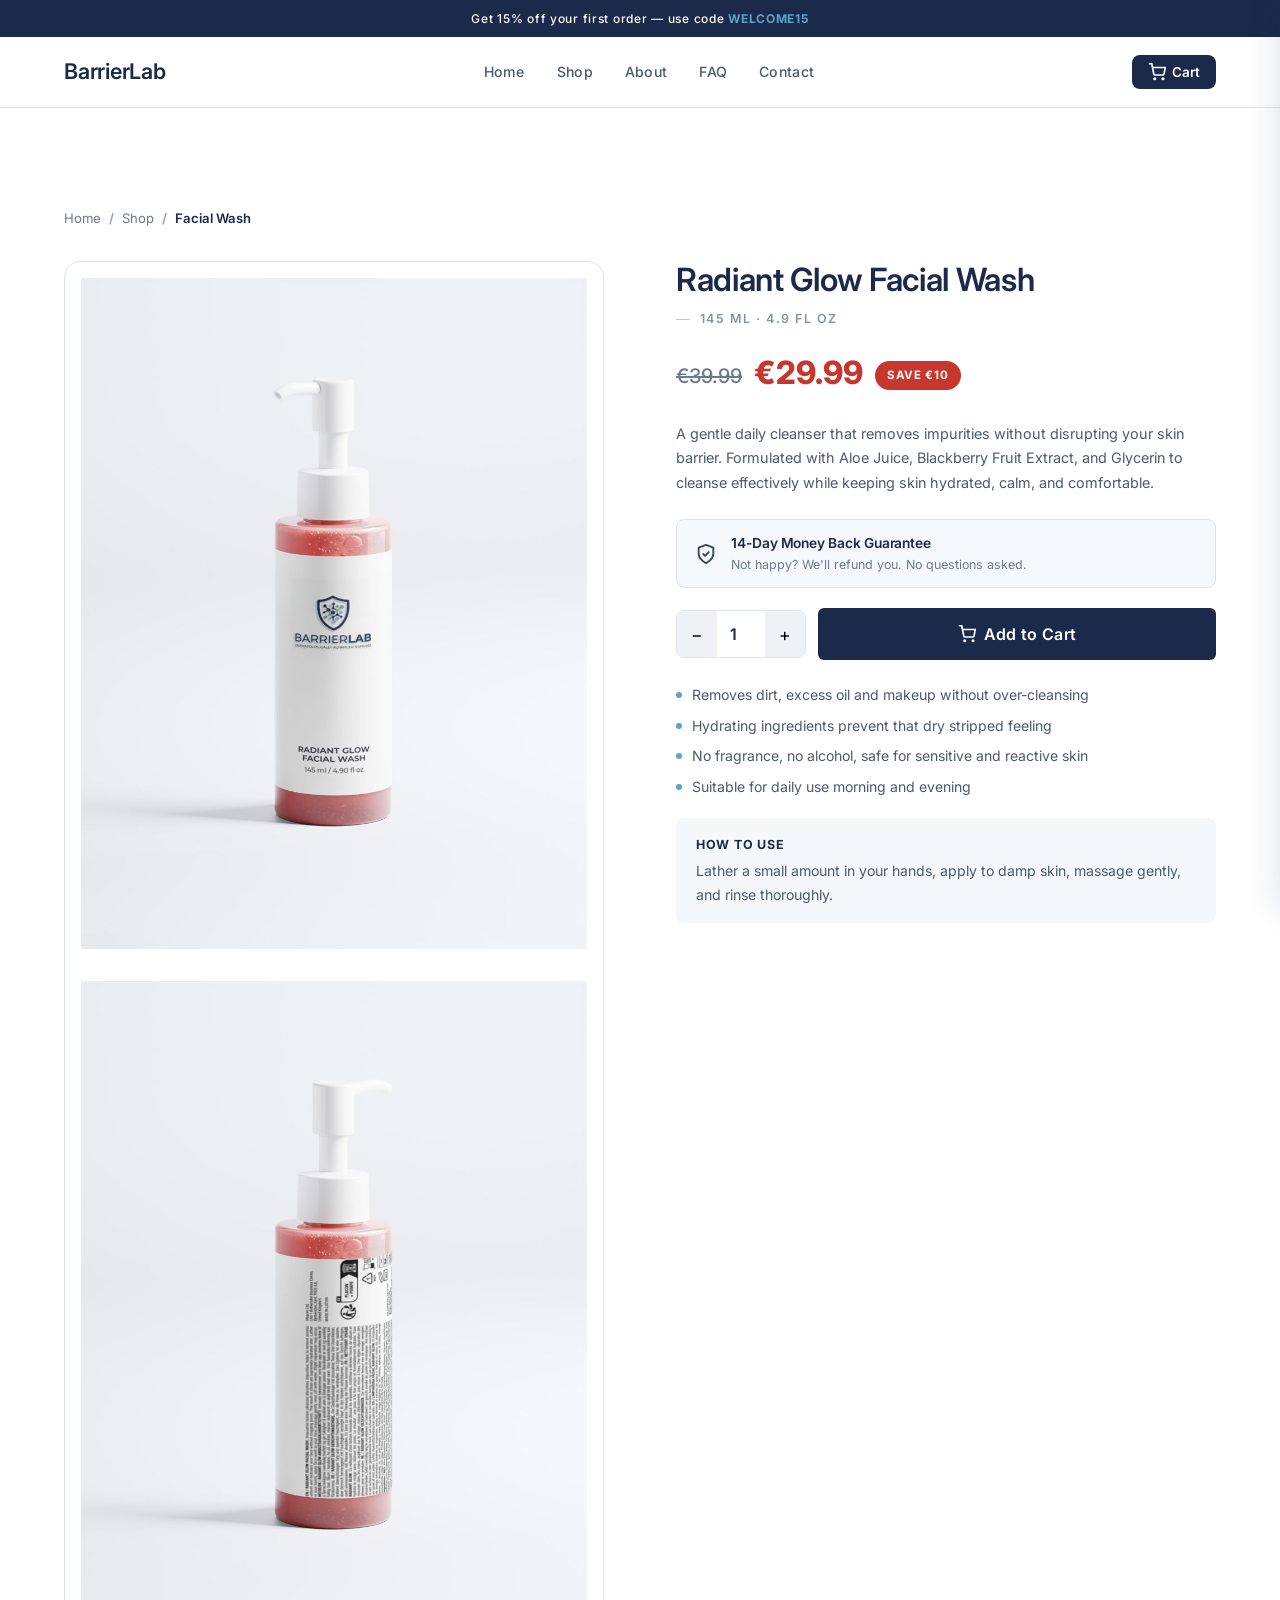
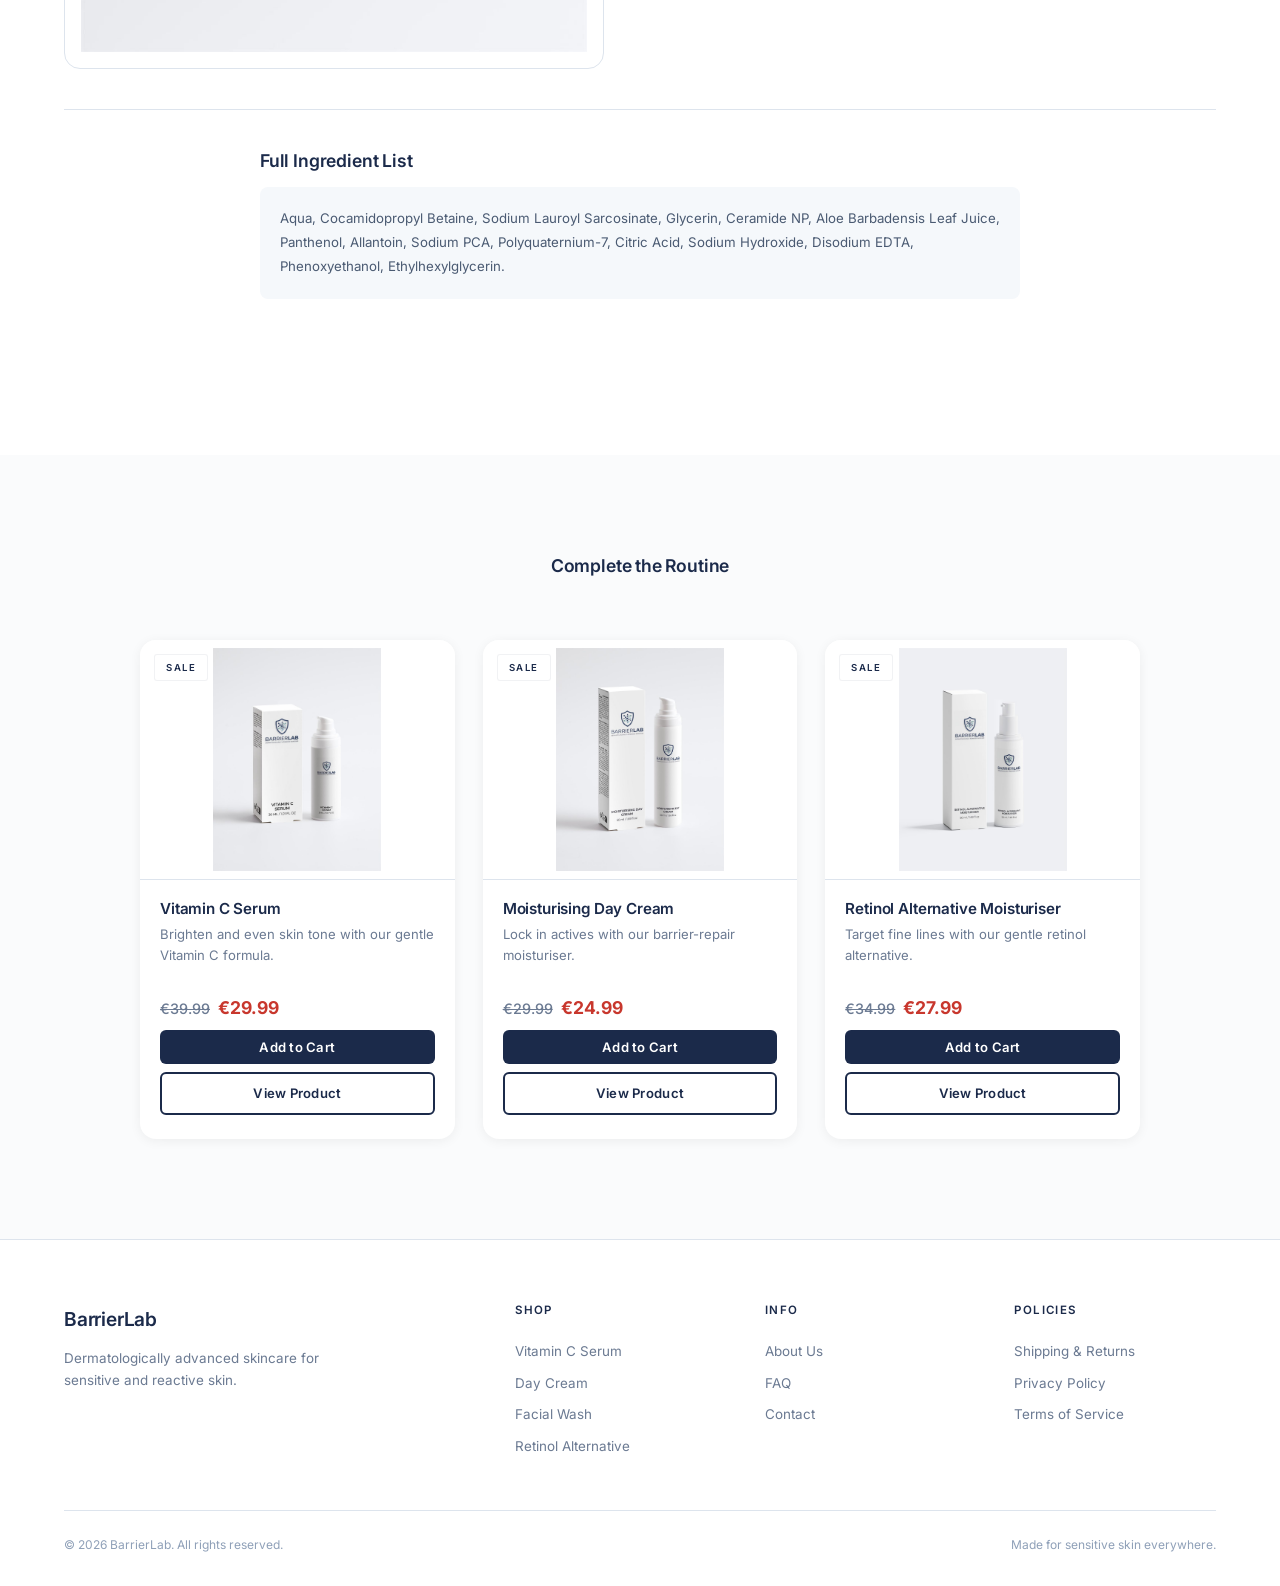
<file: product-facial-wash.html>
<!DOCTYPE html>
<html lang="en">
<head>
  <meta charset="UTF-8" />
  <meta name="viewport" content="width=device-width, initial-scale=1.0" />
  <title>Radiant Glow Facial Wash — BarrierLab</title>
  <link rel="stylesheet" href="css/styles.css?v=12" />
  <!-- Google tag (gtag.js) -->
  <script async src="https://www.googletagmanager.com/gtag/js?id=G-Z16YEDCPTH"></script>
  <script>
    window.dataLayer = window.dataLayer || [];
    function gtag(){dataLayer.push(arguments);}
    gtag('js', new Date());
    gtag('config', 'G-Z16YEDCPTH');
  </script>
  <!-- Meta Pixel Code -->
  <script>
  !function(f,b,e,v,n,t,s)
  {if(f.fbq)return;n=f.fbq=function(){n.callMethod?
  n.callMethod.apply(n,arguments):n.queue.push(arguments)};
  if(!f._fbq)f._fbq=n;n.push=n;n.loaded=!0;n.version='2.0';
  n.queue=[];t=b.createElement(e);t.async=!0;
  t.src=v;s=b.getElementsByTagName(e)[0];
  s.parentNode.insertBefore(t,s)}(window, document,'script',
  'https://connect.facebook.net/en_US/fbevents.js');
  fbq('init', '1483044433377313');
  fbq('track', 'PageView');
  fbq('track', 'ViewContent', {
    content_ids: ['64098578399581'],
    content_name: 'Radiant Glow Facial Wash',
    content_type: 'product',
    value: 29.99,
    currency: 'EUR'
  });
  </script>
  <noscript><img height="1" width="1" style="display:none"
  src="https://www.facebook.com/tr?id=1483044433377313&ev=PageView&noscript=1"
  /></noscript>
  <!-- End Meta Pixel Code -->
</head>
<body>

  <div class="announcement-bar">
    Get 15% off your first order — use code <span>WELCOME15</span>
  </div>

  <nav class="nav">
    <div class="container nav-inner">
      <a href="index.html" class="nav-logo nav-logo-text">BarrierLab</a>
      <ul class="nav-links">
        <li><a href="index.html">Home</a></li>
        <li><a href="products.html">Shop</a></li>
        <li><a href="about.html">About</a></li>
        <li><a href="faq.html">FAQ</a></li>
        <li><a href="contact.html">Contact</a></li>
      </ul>
      <div class="nav-actions">
        <button class="cart-btn">
          <svg width="18" height="18" viewBox="0 0 24 24" fill="none" stroke="currentColor" stroke-width="2.2"><circle cx="9" cy="21" r="1"/><circle cx="20" cy="21" r="1"/><path d="M1 1h4l2.68 13.39a2 2 0 0 0 2 1.61h9.72a2 2 0 0 0 2-1.61L23 6H6"/></svg>
          Cart <span class="cart-count">0</span>
        </button>
        <button class="nav-hamburger"><span></span><span></span><span></span></button>
      </div>
    </div>
    <div class="nav-mobile">
      <a href="index.html">Home</a><a href="products.html">Shop</a>
      <a href="about.html">About</a><a href="faq.html">FAQ</a><a href="contact.html">Contact</a>
    </div>
  </nav>

  <section class="section">
    <div class="container">
      <div class="breadcrumb" style="justify-content:flex-start;margin-bottom:32px;color:var(--text-muted);font-size:0.82rem;">
        <a href="index.html" style="color:var(--text-muted);">Home</a>
        <span style="color:var(--gray-400);">/</span>
        <a href="products.html" style="color:var(--text-muted);">Shop</a>
        <span style="color:var(--gray-400);">/</span>
        <span style="color:var(--navy);font-weight:600;">Facial Wash</span>
      </div>

      <div class="product-page-grid">
        <div class="product-page-visual">
          <img src="images/facialwash_front.jpg" alt="Radiant Glow Facial Wash — front" />
          <img src="images/facialwash_back.jpg" alt="Radiant Glow Facial Wash — back" />
        </div>

        <div class="product-info">
          <h1>Radiant Glow Facial Wash</h1>
          <p class="product-size">145 ml &middot; 4.9 fl oz</p>
          <div class="product-price-lg"><span class="price-old">€39.99</span><span class="price-new">€29.99</span><span class="price-save">Save €10</span></div>

          <p class="product-description">A gentle daily cleanser that removes impurities without disrupting your skin barrier. Formulated with Aloe Juice, Blackberry Fruit Extract, and Glycerin to cleanse effectively while keeping skin hydrated, calm, and comfortable.</p>

          <div class="product-guarantee">
            <svg class="guarantee-icon" width="22" height="22" viewBox="0 0 24 24" fill="none" stroke="currentColor" stroke-width="2" stroke-linecap="round" stroke-linejoin="round" aria-hidden="true"><path d="M12 22s8-4 8-10V5l-8-3-8 3v7c0 6 8 10 8 10z"/><polyline points="9 12 11 14 15 10"/></svg>
            <div class="guarantee-text">
              <strong>14-Day Money Back Guarantee</strong>
              <span>Not happy? We'll refund you. No questions asked.</span>
            </div>
          </div>

          <div class="add-to-cart-row">
            <div class="qty-selector">
              <button class="qty-minus">−</button>
              <input type="number" value="1" min="1" max="10" />
              <button class="qty-plus">+</button>
            </div>
            <button class="btn btn-primary btn-lg add-to-cart-btn" data-id="facial-wash" data-name="Radiant Glow Facial Wash" data-price="29.99" data-image="images/facialwash_front.jpg" data-variant-id="64098578399581" style="flex:1;justify-content:center;border:none;cursor:pointer;">
              <svg width="18" height="18" viewBox="0 0 24 24" fill="none" stroke="currentColor" stroke-width="2.2"><circle cx="9" cy="21" r="1"/><circle cx="20" cy="21" r="1"/><path d="M1 1h4l2.68 13.39a2 2 0 0 0 2 1.61h9.72a2 2 0 0 0 2-1.61L23 6H6"/></svg>
              Add to Cart
            </button>
          </div>

          <div class="product-benefits">
            <div class="benefit-item"><div class="benefit-dot"></div>Removes dirt, excess oil and makeup without over-cleansing</div>
            <div class="benefit-item"><div class="benefit-dot"></div>Hydrating ingredients prevent that dry stripped feeling</div>
            <div class="benefit-item"><div class="benefit-dot"></div>No fragrance, no alcohol, safe for sensitive and reactive skin</div>
            <div class="benefit-item"><div class="benefit-dot"></div>Suitable for daily use morning and evening</div>
          </div>

          <div style="margin-top:20px;padding:16px 20px;background:var(--off-white);border-radius:var(--radius);">
            <p style="font-size:0.78rem;font-weight:700;color:var(--navy);margin-bottom:4px;text-transform:uppercase;letter-spacing:0.06em;">How to use</p>
            <p style="font-size:0.88rem;color:var(--gray-600);margin:0;">Lather a small amount in your hands, apply to damp skin, massage gently, and rinse thoroughly.</p>
          </div>
        </div>
      </div>

      <div class="divider"></div>

      <div style="max-width:760px;margin:0 auto 56px;">
        <h3 style="margin-bottom:16px;">Full Ingredient List</h3>
        <div style="background:var(--off-white);border-radius:var(--radius);padding:20px;font-size:0.83rem;color:var(--gray-600);line-height:1.8;">
          Aqua, Cocamidopropyl Betaine, Sodium Lauroyl Sarcosinate, Glycerin, Ceramide NP, Aloe Barbadensis Leaf Juice, Panthenol, Allantoin, Sodium PCA, Polyquaternium-7, Citric Acid, Sodium Hydroxide, Disodium EDTA, Phenoxyethanol, Ethylhexylglycerin.
        </div>
      </div>

    </div>
  </section>

  <!-- Related Products -->
  <section class="section bg-off-white">
    <div class="container">
      <div class="section-header"><h3>Complete the Routine</h3></div>
      <div class="products-grid" style="max-width:1000px;margin:0 auto;">
        <div class="product-card">
          <div class="product-card-img">
            <span class="sale-badge">Sale</span>
            <img src="images/vitaminc_front.jpg" alt="Vitamin C Serum" />
          </div>
          <div class="product-card-body">
            <h3>Vitamin C Serum</h3>
            <p class="desc">Brighten and even skin tone with our gentle Vitamin C formula.</p>
            <div class="product-card-footer" style="flex-direction:column;align-items:stretch;gap:8px;">
              <span class="product-price"><span class="price-old">€39.99</span><span class="price-new">€29.99</span></span>
              <button class="btn btn-sm btn-primary btn-full add-to-cart-btn" data-id="vitamin-c" data-name="Vitamin C Serum" data-price="29.99" data-image="images/vitaminc_front.jpg" data-variant-id="64149782823261">Add to Cart</button>
              <a href="product-vitamin-c-serum.html" class="btn btn-sm btn-outline btn-full">View Product</a>
            </div>
          </div>
        </div>
        <div class="product-card">
          <div class="product-card-img">
            <span class="sale-badge">Sale</span>
            <img src="images/daycream_front.jpg" alt="Moisturising Day Cream" />
          </div>
          <div class="product-card-body">
            <h3>Moisturising Day Cream</h3>
            <p class="desc">Lock in actives with our barrier-repair moisturiser.</p>
            <div class="product-card-footer" style="flex-direction:column;align-items:stretch;gap:8px;">
              <span class="product-price"><span class="price-old">€29.99</span><span class="price-new">€24.99</span></span>
              <button class="btn btn-sm btn-primary btn-full add-to-cart-btn" data-id="day-cream" data-name="Moisturising Day Cream" data-price="24.99" data-image="images/daycream_front.jpg" data-variant-id="64149809070429">Add to Cart</button>
              <a href="product-day-cream.html" class="btn btn-sm btn-outline btn-full">View Product</a>
            </div>
          </div>
        </div>
        <div class="product-card">
          <div class="product-card-img">
            <span class="sale-badge">Sale</span>
            <img src="images/retinol_front.jpg" alt="Retinol Alternative Moisturiser" />
          </div>
          <div class="product-card-body">
            <h3>Retinol Alternative Moisturiser</h3>
            <p class="desc">Target fine lines with our gentle retinol alternative.</p>
            <div class="product-card-footer" style="flex-direction:column;align-items:stretch;gap:8px;">
              <span class="product-price"><span class="price-old">€34.99</span><span class="price-new">€27.99</span></span>
              <button class="btn btn-sm btn-primary btn-full add-to-cart-btn" data-id="retinol" data-name="Retinol Alternative Moisturiser" data-price="27.99" data-image="images/retinol_front.jpg" data-variant-id="64098507948381">Add to Cart</button>
              <a href="product-retinol-moisturiser.html" class="btn btn-sm btn-outline btn-full">View Product</a>
            </div>
          </div>
        </div>
      </div>
    </div>
  </section>

  <footer class="footer">
    <div class="container">
      <div class="footer-grid">
        <div class="footer-brand"><span class="footer-brand-text">BarrierLab</span><p>Dermatologically advanced skincare for sensitive and reactive skin.</p></div>
        <div class="footer-col"><h4>Shop</h4><a href="product-vitamin-c-serum.html">Vitamin C Serum</a><a href="product-day-cream.html">Day Cream</a><a href="product-facial-wash.html">Facial Wash</a><a href="product-retinol-moisturiser.html">Retinol Alternative</a></div>
        <div class="footer-col"><h4>Info</h4><a href="about.html">About Us</a><a href="faq.html">FAQ</a><a href="contact.html">Contact</a></div>
        <div class="footer-col"><h4>Policies</h4><a href="https://barrierlab.co/policies/shipping-policy" target="_blank" rel="noopener">Shipping & Returns</a><a href="https://barrierlab.co/policies/privacy-policy" target="_blank" rel="noopener">Privacy Policy</a><a href="https://barrierlab.co/policies/terms-of-service" target="_blank" rel="noopener">Terms of Service</a></div>
      </div>
      <div class="footer-bottom"><span>© 2026 BarrierLab. All rights reserved.</span><span>Made for sensitive skin everywhere.</span></div>
    </div>
  </footer>

  <div class="cart-overlay"></div>
  <div class="cart-sidebar">
    <div class="cart-sidebar-header"><h3>Your Cart</h3><button class="cart-close">×</button></div>
    <div class="cart-items"></div>
    <div class="cart-footer">
      <div class="cart-discount-note" style="display:none;">✓ Code WELCOME15 applied!</div>
      <div class="cart-total"><span>Total</span><span>€0.00</span></div>
      <button class="btn btn-primary btn-full checkout-btn">Proceed to Checkout</button>
      <button class="btn btn-outline btn-full mt-4" onclick="closeCart()">Continue Shopping</button>
    </div>
  </div>
  <!-- STICKY MOBILE ADD TO CART -->
  <div class="sticky-atc" aria-hidden="true">
    <div class="sticky-atc-info">
      <img src="images/facialwash_front.jpg" alt="" class="sticky-atc-img" loading="lazy" />
      <div class="sticky-atc-text">
        <div class="sticky-atc-name">Radiant Glow Facial Wash</div>
        <div class="sticky-atc-price"><span class="sticky-atc-old">&euro;39.99</span>&euro;29.99</div>
      </div>
    </div>
    <button class="sticky-atc-btn add-to-cart-btn" type="button" data-id="facial-wash" data-name="Radiant Glow Facial Wash" data-price="29.99" data-image="images/facialwash_front.jpg" data-variant-id="64098578399581">Add to Cart</button>
  </div>

  <script src="js/main.js?v=11" defer></script>
</body>
</html>
</file>
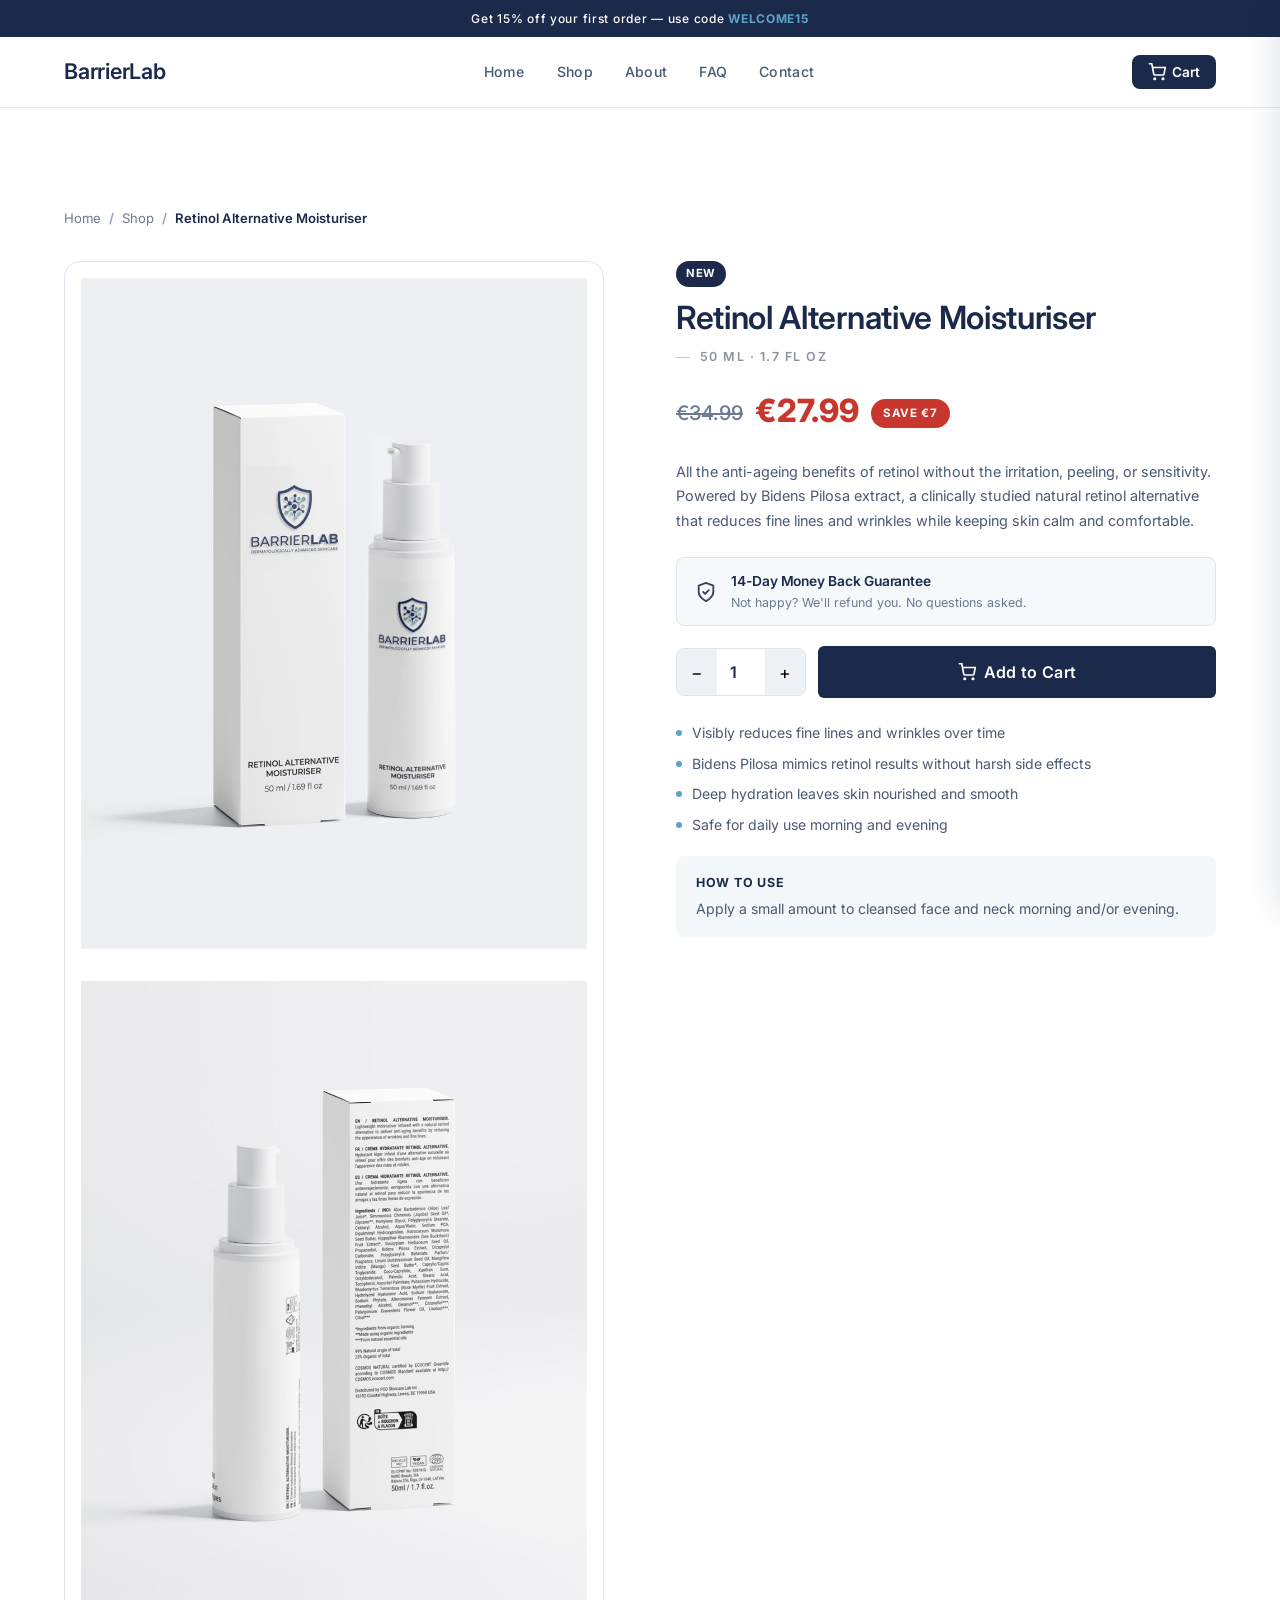
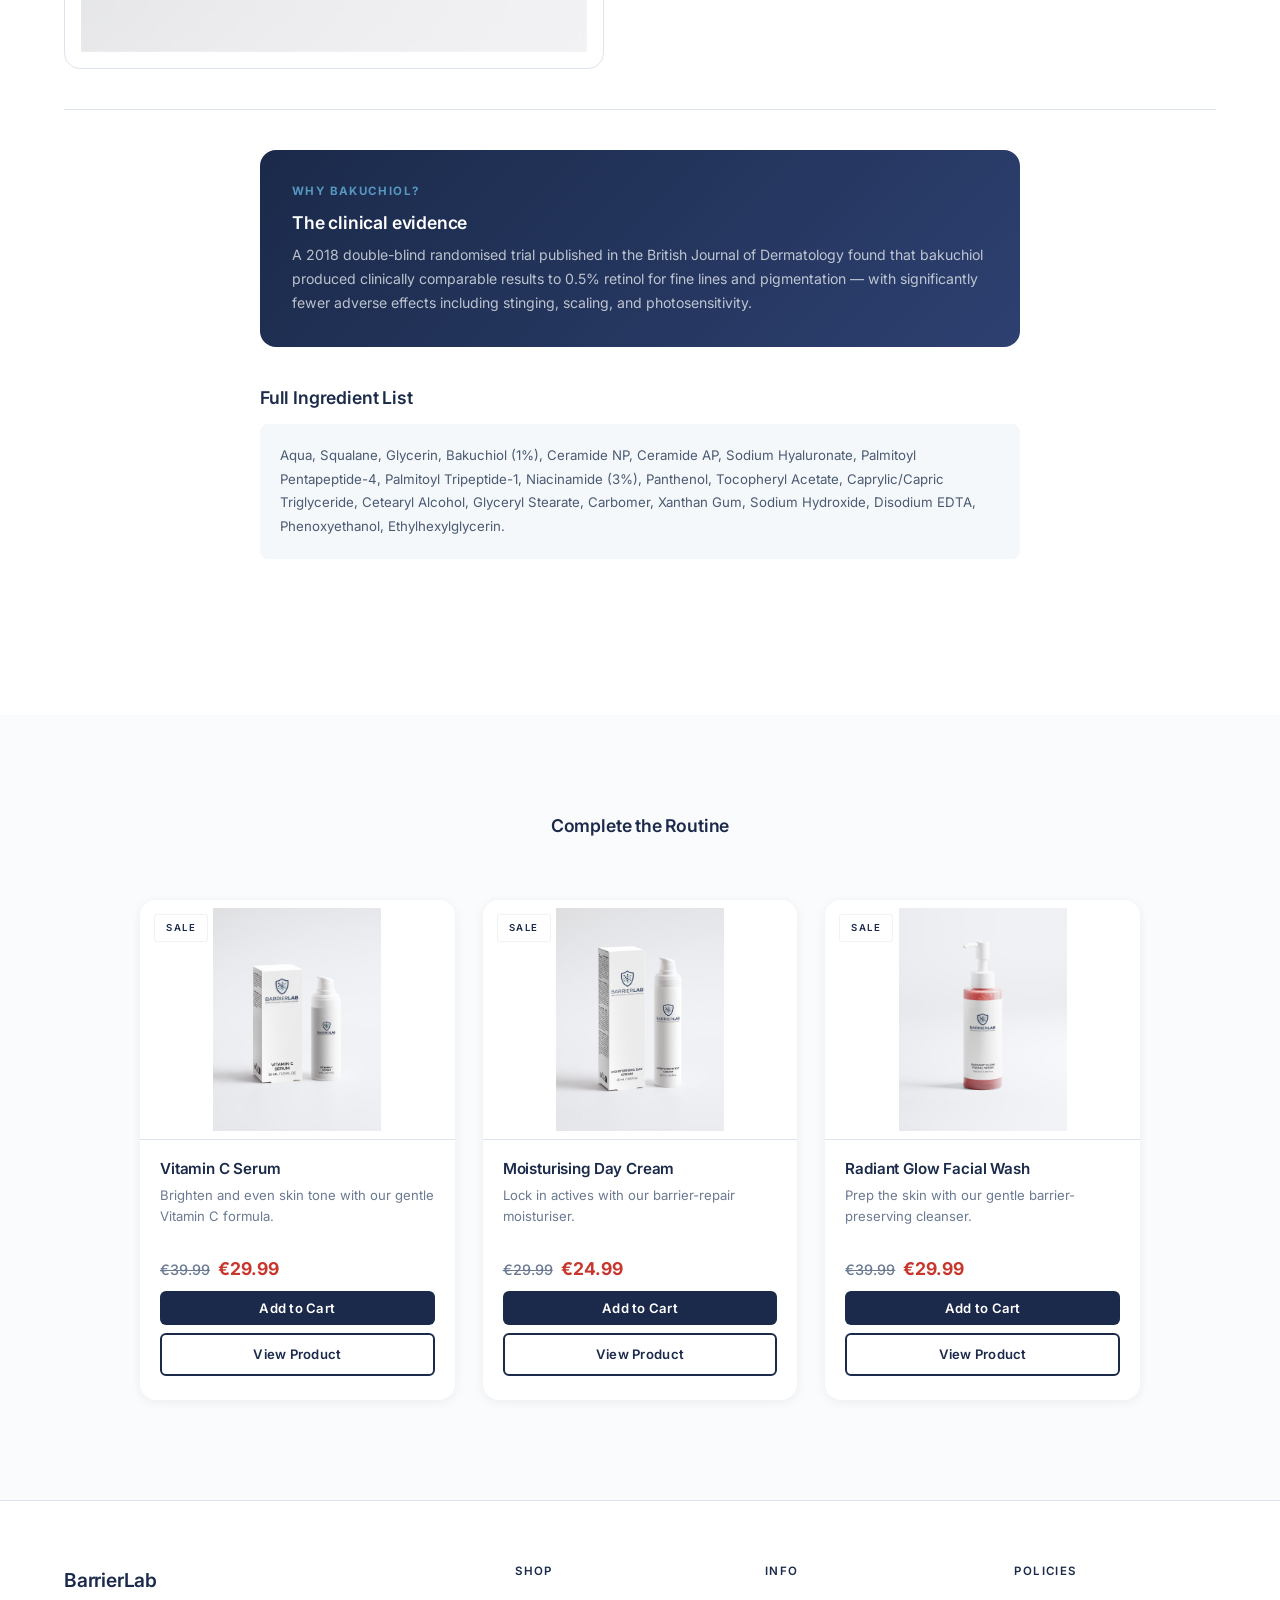
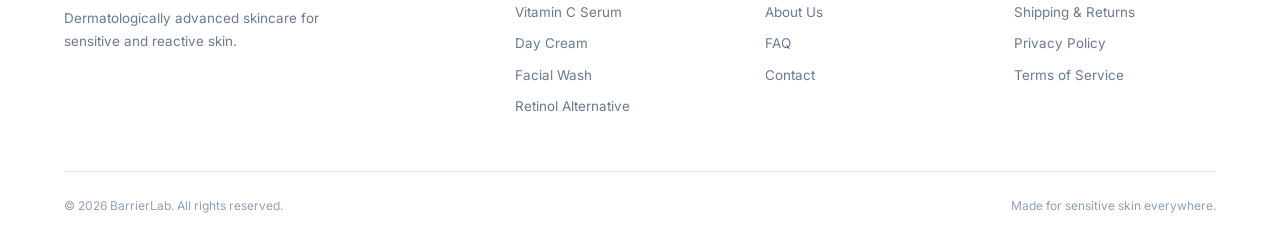
<file: product-retinol-moisturiser.html>
<!DOCTYPE html>
<html lang="en">
<head>
  <meta charset="UTF-8" />
  <meta name="viewport" content="width=device-width, initial-scale=1.0" />
  <title>Retinol Alternative Moisturiser — BarrierLab</title>
  <link rel="stylesheet" href="css/styles.css?v=12" />
  <!-- Google tag (gtag.js) -->
  <script async src="https://www.googletagmanager.com/gtag/js?id=G-Z16YEDCPTH"></script>
  <script>
    window.dataLayer = window.dataLayer || [];
    function gtag(){dataLayer.push(arguments);}
    gtag('js', new Date());
    gtag('config', 'G-Z16YEDCPTH');
  </script>
  <!-- Meta Pixel Code -->
  <script>
  !function(f,b,e,v,n,t,s)
  {if(f.fbq)return;n=f.fbq=function(){n.callMethod?
  n.callMethod.apply(n,arguments):n.queue.push(arguments)};
  if(!f._fbq)f._fbq=n;n.push=n;n.loaded=!0;n.version='2.0';
  n.queue=[];t=b.createElement(e);t.async=!0;
  t.src=v;s=b.getElementsByTagName(e)[0];
  s.parentNode.insertBefore(t,s)}(window, document,'script',
  'https://connect.facebook.net/en_US/fbevents.js');
  fbq('init', '1483044433377313');
  fbq('track', 'PageView');
  fbq('track', 'ViewContent', {
    content_ids: ['64098507948381'],
    content_name: 'Retinol Alternative Moisturiser',
    content_type: 'product',
    value: 27.99,
    currency: 'EUR'
  });
  </script>
  <noscript><img height="1" width="1" style="display:none"
  src="https://www.facebook.com/tr?id=1483044433377313&ev=PageView&noscript=1"
  /></noscript>
  <!-- End Meta Pixel Code -->
</head>
<body>

  <div class="announcement-bar">
    Get 15% off your first order — use code <span>WELCOME15</span>
  </div>

  <nav class="nav">
    <div class="container nav-inner">
      <a href="index.html" class="nav-logo nav-logo-text">BarrierLab</a>
      <ul class="nav-links">
        <li><a href="index.html">Home</a></li>
        <li><a href="products.html">Shop</a></li>
        <li><a href="about.html">About</a></li>
        <li><a href="faq.html">FAQ</a></li>
        <li><a href="contact.html">Contact</a></li>
      </ul>
      <div class="nav-actions">
        <button class="cart-btn">
          <svg width="18" height="18" viewBox="0 0 24 24" fill="none" stroke="currentColor" stroke-width="2.2"><circle cx="9" cy="21" r="1"/><circle cx="20" cy="21" r="1"/><path d="M1 1h4l2.68 13.39a2 2 0 0 0 2 1.61h9.72a2 2 0 0 0 2-1.61L23 6H6"/></svg>
          Cart <span class="cart-count">0</span>
        </button>
        <button class="nav-hamburger"><span></span><span></span><span></span></button>
      </div>
    </div>
    <div class="nav-mobile">
      <a href="index.html">Home</a><a href="products.html">Shop</a>
      <a href="about.html">About</a><a href="faq.html">FAQ</a><a href="contact.html">Contact</a>
    </div>
  </nav>

  <section class="section">
    <div class="container">
      <div class="breadcrumb" style="justify-content:flex-start;margin-bottom:32px;color:var(--text-muted);font-size:0.82rem;">
        <a href="index.html" style="color:var(--text-muted);">Home</a>
        <span style="color:var(--gray-400);">/</span>
        <a href="products.html" style="color:var(--text-muted);">Shop</a>
        <span style="color:var(--gray-400);">/</span>
        <span style="color:var(--navy);font-weight:600;">Retinol Alternative Moisturiser</span>
      </div>

      <div class="product-page-grid">
        <div class="product-page-visual">
          <img src="images/retinol_front.jpg" alt="Retinol Alternative Moisturiser — front" />
          <img src="images/retinol_back.jpg" alt="Retinol Alternative Moisturiser — back" />
        </div>

        <div class="product-info">
          <div style="display:flex;gap:8px;margin-bottom:12px;">
            <span style="background:var(--navy);color:white;font-size:0.7rem;font-weight:700;padding:4px 10px;border-radius:100px;letter-spacing:0.05em;">NEW</span>
          </div>
          <h1>Retinol Alternative Moisturiser</h1>
          <p class="product-size">50 ml &middot; 1.7 fl oz</p>
          <div class="product-price-lg"><span class="price-old">€34.99</span><span class="price-new">€27.99</span><span class="price-save">Save €7</span></div>

          <p class="product-description">All the anti-ageing benefits of retinol without the irritation, peeling, or sensitivity. Powered by Bidens Pilosa extract, a clinically studied natural retinol alternative that reduces fine lines and wrinkles while keeping skin calm and comfortable.</p>

          <div class="product-guarantee">
            <svg class="guarantee-icon" width="22" height="22" viewBox="0 0 24 24" fill="none" stroke="currentColor" stroke-width="2" stroke-linecap="round" stroke-linejoin="round" aria-hidden="true"><path d="M12 22s8-4 8-10V5l-8-3-8 3v7c0 6 8 10 8 10z"/><polyline points="9 12 11 14 15 10"/></svg>
            <div class="guarantee-text">
              <strong>14-Day Money Back Guarantee</strong>
              <span>Not happy? We'll refund you. No questions asked.</span>
            </div>
          </div>

          <div class="add-to-cart-row">
            <div class="qty-selector">
              <button class="qty-minus">−</button>
              <input type="number" value="1" min="1" max="10" />
              <button class="qty-plus">+</button>
            </div>
            <button class="btn btn-primary btn-lg add-to-cart-btn" data-id="retinol" data-name="Retinol Alternative Moisturiser" data-price="27.99" data-image="images/retinol_front.jpg" data-variant-id="64098507948381" style="flex:1;justify-content:center;border:none;cursor:pointer;">
              <svg width="18" height="18" viewBox="0 0 24 24" fill="none" stroke="currentColor" stroke-width="2.2"><circle cx="9" cy="21" r="1"/><circle cx="20" cy="21" r="1"/><path d="M1 1h4l2.68 13.39a2 2 0 0 0 2 1.61h9.72a2 2 0 0 0 2-1.61L23 6H6"/></svg>
              Add to Cart
            </button>
          </div>

          <div class="product-benefits">
            <div class="benefit-item"><div class="benefit-dot"></div>Visibly reduces fine lines and wrinkles over time</div>
            <div class="benefit-item"><div class="benefit-dot"></div>Bidens Pilosa mimics retinol results without harsh side effects</div>
            <div class="benefit-item"><div class="benefit-dot"></div>Deep hydration leaves skin nourished and smooth</div>
            <div class="benefit-item"><div class="benefit-dot"></div>Safe for daily use morning and evening</div>
          </div>

          <div style="margin-top:20px;padding:16px 20px;background:var(--off-white);border-radius:var(--radius);">
            <p style="font-size:0.78rem;font-weight:700;color:var(--navy);margin-bottom:4px;text-transform:uppercase;letter-spacing:0.06em;">How to use</p>
            <p style="font-size:0.88rem;color:var(--gray-600);margin:0;">Apply a small amount to cleansed face and neck morning and/or evening.</p>
          </div>
        </div>
      </div>

      <div class="divider"></div>

      <!-- Bakuchiol callout -->
      <div style="max-width:760px;margin:0 auto 40px;background:linear-gradient(135deg,var(--navy),var(--navy-mid));border-radius:var(--radius-lg);padding:32px;color:white;">
        <p style="font-size:0.72rem;letter-spacing:0.12em;text-transform:uppercase;color:rgba(91,163,204,0.9);font-weight:700;margin-bottom:10px;">Why Bakuchiol?</p>
        <h3 style="color:white;margin-bottom:10px;">The clinical evidence</h3>
        <p style="color:rgba(255,255,255,0.7);font-size:0.88rem;line-height:1.7;">A 2018 double-blind randomised trial published in the British Journal of Dermatology found that bakuchiol produced clinically comparable results to 0.5% retinol for fine lines and pigmentation — with significantly fewer adverse effects including stinging, scaling, and photosensitivity.</p>
      </div>

      <div style="max-width:760px;margin:0 auto 56px;">
        <h3 style="margin-bottom:16px;">Full Ingredient List</h3>
        <div style="background:var(--off-white);border-radius:var(--radius);padding:20px;font-size:0.83rem;color:var(--gray-600);line-height:1.8;">
          Aqua, Squalane, Glycerin, Bakuchiol (1%), Ceramide NP, Ceramide AP, Sodium Hyaluronate, Palmitoyl Pentapeptide-4, Palmitoyl Tripeptide-1, Niacinamide (3%), Panthenol, Tocopheryl Acetate, Caprylic/Capric Triglyceride, Cetearyl Alcohol, Glyceryl Stearate, Carbomer, Xanthan Gum, Sodium Hydroxide, Disodium EDTA, Phenoxyethanol, Ethylhexylglycerin.
        </div>
      </div>

    </div>
  </section>

  <!-- Related Products -->
  <section class="section bg-off-white">
    <div class="container">
      <div class="section-header"><h3>Complete the Routine</h3></div>
      <div class="products-grid" style="max-width:1000px;margin:0 auto;">
        <div class="product-card">
          <div class="product-card-img">
            <span class="sale-badge">Sale</span>
            <img src="images/vitaminc_front.jpg" alt="Vitamin C Serum" />
          </div>
          <div class="product-card-body">
            <h3>Vitamin C Serum</h3>
            <p class="desc">Brighten and even skin tone with our gentle Vitamin C formula.</p>
            <div class="product-card-footer" style="flex-direction:column;align-items:stretch;gap:8px;">
              <span class="product-price"><span class="price-old">€39.99</span><span class="price-new">€29.99</span></span>
              <button class="btn btn-sm btn-primary btn-full add-to-cart-btn" data-id="vitamin-c" data-name="Vitamin C Serum" data-price="29.99" data-image="images/vitaminc_front.jpg" data-variant-id="64149782823261">Add to Cart</button>
              <a href="product-vitamin-c-serum.html" class="btn btn-sm btn-outline btn-full">View Product</a>
            </div>
          </div>
        </div>
        <div class="product-card">
          <div class="product-card-img">
            <span class="sale-badge">Sale</span>
            <img src="images/daycream_front.jpg" alt="Moisturising Day Cream" />
          </div>
          <div class="product-card-body">
            <h3>Moisturising Day Cream</h3>
            <p class="desc">Lock in actives with our barrier-repair moisturiser.</p>
            <div class="product-card-footer" style="flex-direction:column;align-items:stretch;gap:8px;">
              <span class="product-price"><span class="price-old">€29.99</span><span class="price-new">€24.99</span></span>
              <button class="btn btn-sm btn-primary btn-full add-to-cart-btn" data-id="day-cream" data-name="Moisturising Day Cream" data-price="24.99" data-image="images/daycream_front.jpg" data-variant-id="64149809070429">Add to Cart</button>
              <a href="product-day-cream.html" class="btn btn-sm btn-outline btn-full">View Product</a>
            </div>
          </div>
        </div>
        <div class="product-card">
          <div class="product-card-img">
            <span class="sale-badge">Sale</span>
            <img src="images/facialwash_front.jpg" alt="Radiant Glow Facial Wash" />
          </div>
          <div class="product-card-body">
            <h3>Radiant Glow Facial Wash</h3>
            <p class="desc">Prep the skin with our gentle barrier-preserving cleanser.</p>
            <div class="product-card-footer" style="flex-direction:column;align-items:stretch;gap:8px;">
              <span class="product-price"><span class="price-old">€39.99</span><span class="price-new">€29.99</span></span>
              <button class="btn btn-sm btn-primary btn-full add-to-cart-btn" data-id="facial-wash" data-name="Radiant Glow Facial Wash" data-price="29.99" data-image="images/facialwash_front.jpg" data-variant-id="64098578399581">Add to Cart</button>
              <a href="product-facial-wash.html" class="btn btn-sm btn-outline btn-full">View Product</a>
            </div>
          </div>
        </div>
      </div>
    </div>
  </section>

  <footer class="footer">
    <div class="container">
      <div class="footer-grid">
        <div class="footer-brand"><span class="footer-brand-text">BarrierLab</span><p>Dermatologically advanced skincare for sensitive and reactive skin.</p></div>
        <div class="footer-col"><h4>Shop</h4><a href="product-vitamin-c-serum.html">Vitamin C Serum</a><a href="product-day-cream.html">Day Cream</a><a href="product-facial-wash.html">Facial Wash</a><a href="product-retinol-moisturiser.html">Retinol Alternative</a></div>
        <div class="footer-col"><h4>Info</h4><a href="about.html">About Us</a><a href="faq.html">FAQ</a><a href="contact.html">Contact</a></div>
        <div class="footer-col"><h4>Policies</h4><a href="https://barrierlab.co/policies/shipping-policy" target="_blank" rel="noopener">Shipping & Returns</a><a href="https://barrierlab.co/policies/privacy-policy" target="_blank" rel="noopener">Privacy Policy</a><a href="https://barrierlab.co/policies/terms-of-service" target="_blank" rel="noopener">Terms of Service</a></div>
      </div>
      <div class="footer-bottom"><span>© 2026 BarrierLab. All rights reserved.</span><span>Made for sensitive skin everywhere.</span></div>
    </div>
  </footer>

  <div class="cart-overlay"></div>
  <div class="cart-sidebar">
    <div class="cart-sidebar-header"><h3>Your Cart</h3><button class="cart-close">×</button></div>
    <div class="cart-items"></div>
    <div class="cart-footer">
      <div class="cart-discount-note" style="display:none;">✓ Code WELCOME15 applied!</div>
      <div class="cart-total"><span>Total</span><span>€0.00</span></div>
      <button class="btn btn-primary btn-full checkout-btn">Proceed to Checkout</button>
      <button class="btn btn-outline btn-full mt-4" onclick="closeCart()">Continue Shopping</button>
    </div>
  </div>
  <!-- STICKY MOBILE ADD TO CART -->
  <div class="sticky-atc" aria-hidden="true">
    <div class="sticky-atc-info">
      <img src="images/retinol_front.jpg" alt="" class="sticky-atc-img" loading="lazy" />
      <div class="sticky-atc-text">
        <div class="sticky-atc-name">Retinol Alternative</div>
        <div class="sticky-atc-price"><span class="sticky-atc-old">&euro;34.99</span>&euro;27.99</div>
      </div>
    </div>
    <button class="sticky-atc-btn add-to-cart-btn" type="button" data-id="retinol" data-name="Retinol Alternative Moisturiser" data-price="27.99" data-image="images/retinol_front.jpg" data-variant-id="64098507948381">Add to Cart</button>
  </div>

  <script src="js/main.js?v=11" defer></script>
</body>
</html>
</file>
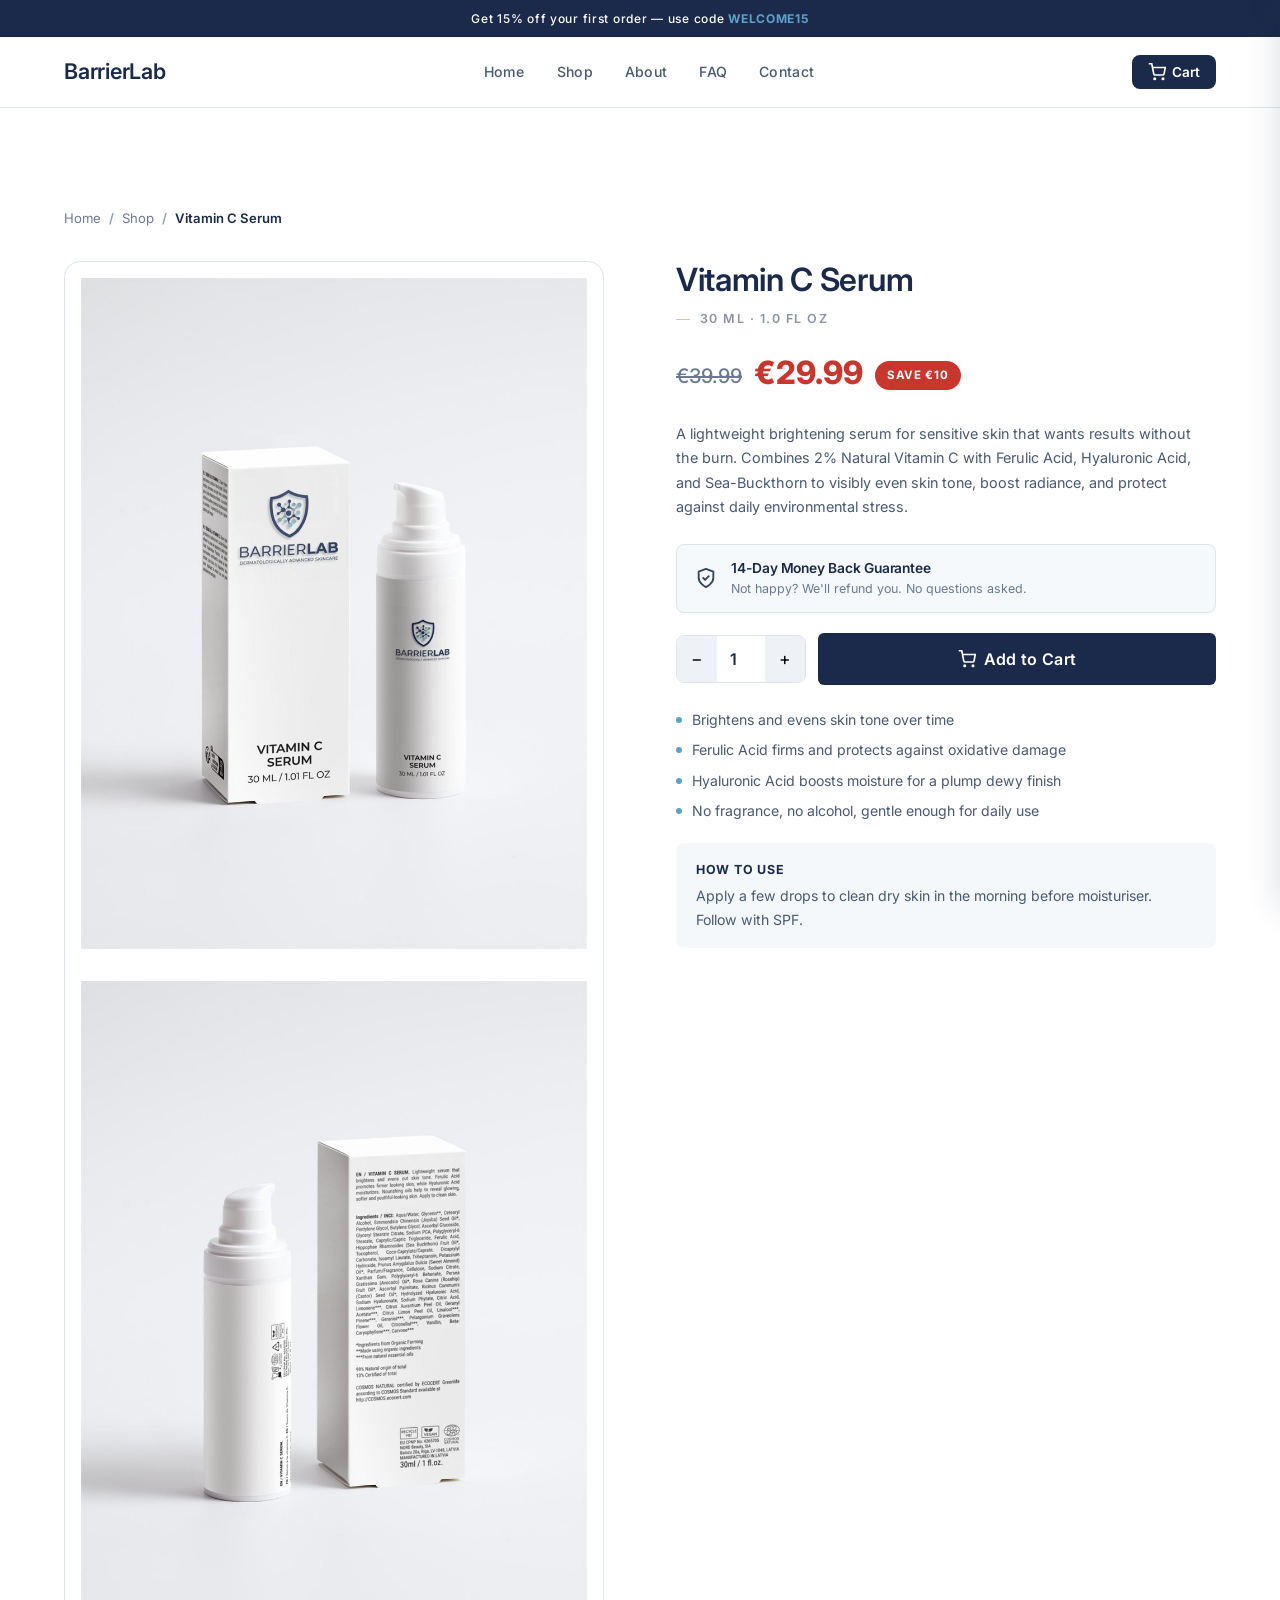
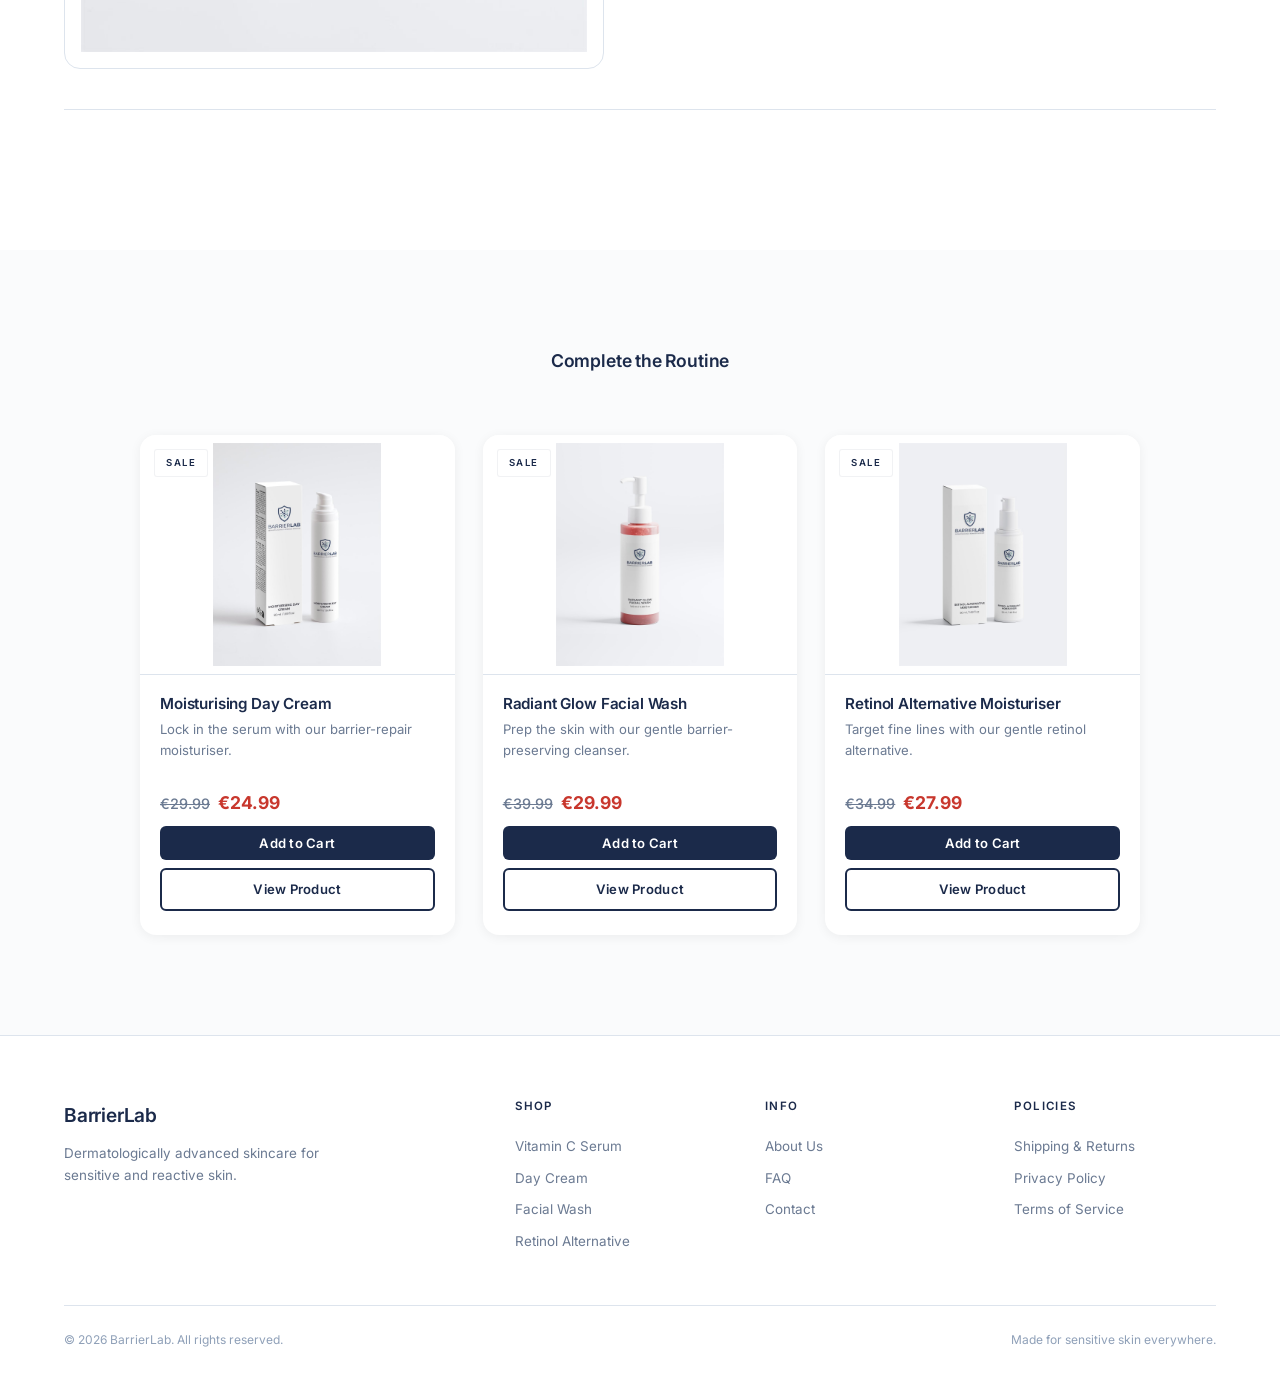
<file: product-vitamin-c-serum.html>
<!DOCTYPE html>
<html lang="en">
<head>
  <meta charset="UTF-8" />
  <meta name="viewport" content="width=device-width, initial-scale=1.0" />
  <title>Vitamin C Serum — BarrierLab</title>
  <link rel="preload" as="image" href="images/vitaminc_front.jpg" fetchpriority="high" />
  <link rel="stylesheet" href="css/styles.css?v=12" />
  <!-- Google tag (gtag.js) -->
  <script async src="https://www.googletagmanager.com/gtag/js?id=G-Z16YEDCPTH"></script>
  <script>
    window.dataLayer = window.dataLayer || [];
    function gtag(){dataLayer.push(arguments);}
    gtag('js', new Date());
    gtag('config', 'G-Z16YEDCPTH');
  </script>
  <!-- Meta Pixel Code -->
  <script>
  !function(f,b,e,v,n,t,s)
  {if(f.fbq)return;n=f.fbq=function(){n.callMethod?
  n.callMethod.apply(n,arguments):n.queue.push(arguments)};
  if(!f._fbq)f._fbq=n;n.push=n;n.loaded=!0;n.version='2.0';
  n.queue=[];t=b.createElement(e);t.async=!0;
  t.src=v;s=b.getElementsByTagName(e)[0];
  s.parentNode.insertBefore(t,s)}(window, document,'script',
  'https://connect.facebook.net/en_US/fbevents.js');
  fbq('init', '1483044433377313');
  fbq('track', 'PageView');
  fbq('track', 'ViewContent', {
    content_ids: ['64149782823261'],
    content_name: 'Vitamin C Serum',
    content_type: 'product',
    value: 29.99,
    currency: 'EUR'
  });
  </script>
  <noscript><img height="1" width="1" style="display:none"
  src="https://www.facebook.com/tr?id=1483044433377313&ev=PageView&noscript=1"
  /></noscript>
  <!-- End Meta Pixel Code -->
</head>
<body>

  <div class="announcement-bar">
    Get 15% off your first order — use code <span>WELCOME15</span>
  </div>

  <nav class="nav">
    <div class="container nav-inner">
      <a href="index.html" class="nav-logo nav-logo-text">BarrierLab</a>
      <ul class="nav-links">
        <li><a href="index.html">Home</a></li>
        <li><a href="products.html">Shop</a></li>
        <li><a href="about.html">About</a></li>
        <li><a href="faq.html">FAQ</a></li>
        <li><a href="contact.html">Contact</a></li>
      </ul>
      <div class="nav-actions">
        <button class="cart-btn">
          <svg width="18" height="18" viewBox="0 0 24 24" fill="none" stroke="currentColor" stroke-width="2.2"><circle cx="9" cy="21" r="1"/><circle cx="20" cy="21" r="1"/><path d="M1 1h4l2.68 13.39a2 2 0 0 0 2 1.61h9.72a2 2 0 0 0 2-1.61L23 6H6"/></svg>
          Cart <span class="cart-count">0</span>
        </button>
        <button class="nav-hamburger"><span></span><span></span><span></span></button>
      </div>
    </div>
    <div class="nav-mobile">
      <a href="index.html">Home</a><a href="products.html">Shop</a>
      <a href="about.html">About</a><a href="faq.html">FAQ</a><a href="contact.html">Contact</a>
    </div>
  </nav>

  <section class="section">
    <div class="container">
      <div class="breadcrumb" style="justify-content:flex-start;margin-bottom:32px;color:var(--text-muted);font-size:0.82rem;">
        <a href="index.html" style="color:var(--text-muted);">Home</a>
        <span style="color:var(--gray-400);">/</span>
        <a href="products.html" style="color:var(--text-muted);">Shop</a>
        <span style="color:var(--gray-400);">/</span>
        <span style="color:var(--navy);font-weight:600;">Vitamin C Serum</span>
      </div>

      <div class="product-page-grid">
        <div class="product-page-visual">
          <img src="images/vitaminc_front.jpg" alt="Vitamin C Serum — front" width="905" height="1200" fetchpriority="high" decoding="async" />
          <img src="images/vitaminc_back.jpg" alt="Vitamin C Serum — back" width="905" height="1200" loading="lazy" decoding="async" />
        </div>

        <div class="product-info">
          <h1>Vitamin C Serum</h1>
          <p class="product-size">30 ml &middot; 1.0 fl oz</p>
          <div class="product-price-lg"><span class="price-old">€39.99</span><span class="price-new">€29.99</span><span class="price-save">Save €10</span></div>

          <p class="product-description">A lightweight brightening serum for sensitive skin that wants results without the burn. Combines 2% Natural Vitamin C with Ferulic Acid, Hyaluronic Acid, and Sea-Buckthorn to visibly even skin tone, boost radiance, and protect against daily environmental stress.</p>

          <div class="product-guarantee">
            <svg class="guarantee-icon" width="22" height="22" viewBox="0 0 24 24" fill="none" stroke="currentColor" stroke-width="2" stroke-linecap="round" stroke-linejoin="round" aria-hidden="true"><path d="M12 22s8-4 8-10V5l-8-3-8 3v7c0 6 8 10 8 10z"/><polyline points="9 12 11 14 15 10"/></svg>
            <div class="guarantee-text">
              <strong>14-Day Money Back Guarantee</strong>
              <span>Not happy? We'll refund you. No questions asked.</span>
            </div>
          </div>

          <div class="add-to-cart-row">
            <div class="qty-selector">
              <button class="qty-minus">−</button>
              <input type="number" value="1" min="1" max="10" />
              <button class="qty-plus">+</button>
            </div>
            <button class="btn btn-primary btn-lg add-to-cart-btn" data-id="vitamin-c" data-name="Vitamin C Serum" data-price="29.99" data-image="images/vitaminc_front.jpg" data-variant-id="64149782823261" style="flex:1;justify-content:center;border:none;cursor:pointer;">
              <svg width="18" height="18" viewBox="0 0 24 24" fill="none" stroke="currentColor" stroke-width="2.2"><circle cx="9" cy="21" r="1"/><circle cx="20" cy="21" r="1"/><path d="M1 1h4l2.68 13.39a2 2 0 0 0 2 1.61h9.72a2 2 0 0 0 2-1.61L23 6H6"/></svg>
              Add to Cart
            </button>
          </div>

          <div class="product-benefits">
            <div class="benefit-item"><div class="benefit-dot"></div>Brightens and evens skin tone over time</div>
            <div class="benefit-item"><div class="benefit-dot"></div>Ferulic Acid firms and protects against oxidative damage</div>
            <div class="benefit-item"><div class="benefit-dot"></div>Hyaluronic Acid boosts moisture for a plump dewy finish</div>
            <div class="benefit-item"><div class="benefit-dot"></div>No fragrance, no alcohol, gentle enough for daily use</div>
          </div>

          <div style="margin-top:20px;padding:16px 20px;background:var(--off-white);border-radius:var(--radius);">
            <p style="font-size:0.78rem;font-weight:700;color:var(--navy);margin-bottom:4px;text-transform:uppercase;letter-spacing:0.06em;">How to use</p>
            <p style="font-size:0.88rem;color:var(--gray-600);margin:0;">Apply a few drops to clean dry skin in the morning before moisturiser. Follow with SPF.</p>
          </div>
        </div>
      </div>

      <div class="divider"></div>


    </div>
  </section>

  <!-- Related Products -->
  <section class="section bg-off-white">
    <div class="container">
      <div class="section-header"><h3>Complete the Routine</h3></div>
      <div class="products-grid" style="max-width:1000px;margin:0 auto;">
        <div class="product-card">
          <div class="product-card-img">
            <span class="sale-badge">Sale</span>
            <img src="images/daycream_front.jpg" alt="Moisturising Day Cream" width="905" height="1200" loading="lazy" decoding="async" />
          </div>
          <div class="product-card-body">
            <h3>Moisturising Day Cream</h3>
            <p class="desc">Lock in the serum with our barrier-repair moisturiser.</p>
            <div class="product-card-footer" style="flex-direction:column;align-items:stretch;gap:8px;">
              <span class="product-price"><span class="price-old">€29.99</span><span class="price-new">€24.99</span></span>
              <button class="btn btn-sm btn-primary btn-full add-to-cart-btn" data-id="day-cream" data-name="Moisturising Day Cream" data-price="24.99" data-image="images/daycream_front.jpg" data-variant-id="64149809070429">Add to Cart</button>
              <a href="product-day-cream.html" class="btn btn-sm btn-outline btn-full">View Product</a>
            </div>
          </div>
        </div>
        <div class="product-card">
          <div class="product-card-img">
            <span class="sale-badge">Sale</span>
            <img src="images/facialwash_front.jpg" alt="Radiant Glow Facial Wash" width="905" height="1200" loading="lazy" decoding="async" />
          </div>
          <div class="product-card-body">
            <h3>Radiant Glow Facial Wash</h3>
            <p class="desc">Prep the skin with our gentle barrier-preserving cleanser.</p>
            <div class="product-card-footer" style="flex-direction:column;align-items:stretch;gap:8px;">
              <span class="product-price"><span class="price-old">€39.99</span><span class="price-new">€29.99</span></span>
              <button class="btn btn-sm btn-primary btn-full add-to-cart-btn" data-id="facial-wash" data-name="Radiant Glow Facial Wash" data-price="29.99" data-image="images/facialwash_front.jpg" data-variant-id="64098578399581">Add to Cart</button>
              <a href="product-facial-wash.html" class="btn btn-sm btn-outline btn-full">View Product</a>
            </div>
          </div>
        </div>
        <div class="product-card">
          <div class="product-card-img">
            <span class="sale-badge">Sale</span>
            <img src="images/retinol_front.jpg" alt="Retinol Alternative Moisturiser" width="905" height="1200" loading="lazy" decoding="async" />
          </div>
          <div class="product-card-body">
            <h3>Retinol Alternative Moisturiser</h3>
            <p class="desc">Target fine lines with our gentle retinol alternative.</p>
            <div class="product-card-footer" style="flex-direction:column;align-items:stretch;gap:8px;">
              <span class="product-price"><span class="price-old">€34.99</span><span class="price-new">€27.99</span></span>
              <button class="btn btn-sm btn-primary btn-full add-to-cart-btn" data-id="retinol" data-name="Retinol Alternative Moisturiser" data-price="27.99" data-image="images/retinol_front.jpg" data-variant-id="64098507948381">Add to Cart</button>
              <a href="product-retinol-moisturiser.html" class="btn btn-sm btn-outline btn-full">View Product</a>
            </div>
          </div>
        </div>
      </div>
    </div>
  </section>

  <footer class="footer">
    <div class="container">
      <div class="footer-grid">
        <div class="footer-brand">
          <span class="footer-brand-text">BarrierLab</span>
          <p>Dermatologically advanced skincare for sensitive and reactive skin.</p>
        </div>
        <div class="footer-col"><h4>Shop</h4><a href="product-vitamin-c-serum.html">Vitamin C Serum</a><a href="product-day-cream.html">Day Cream</a><a href="product-facial-wash.html">Facial Wash</a><a href="product-retinol-moisturiser.html">Retinol Alternative</a></div>
        <div class="footer-col"><h4>Info</h4><a href="about.html">About Us</a><a href="faq.html">FAQ</a><a href="contact.html">Contact</a></div>
        <div class="footer-col"><h4>Policies</h4><a href="https://barrierlab.co/policies/shipping-policy" target="_blank" rel="noopener">Shipping & Returns</a><a href="https://barrierlab.co/policies/privacy-policy" target="_blank" rel="noopener">Privacy Policy</a><a href="https://barrierlab.co/policies/terms-of-service" target="_blank" rel="noopener">Terms of Service</a></div>
      </div>
      <div class="footer-bottom"><span>© 2026 BarrierLab. All rights reserved.</span><span>Made for sensitive skin everywhere.</span></div>
    </div>
  </footer>

  <div class="cart-overlay"></div>
  <div class="cart-sidebar">
    <div class="cart-sidebar-header"><h3>Your Cart</h3><button class="cart-close">×</button></div>
    <div class="cart-items"></div>
    <div class="cart-footer">
      <div class="cart-discount-note" style="display:none;">✓ Code WELCOME15 applied!</div>
      <div class="cart-total"><span>Total</span><span>€0.00</span></div>
      <button class="btn btn-primary btn-full checkout-btn">Proceed to Checkout</button>
      <button class="btn btn-outline btn-full mt-4" onclick="closeCart()">Continue Shopping</button>
    </div>
  </div>

  <!-- STICKY MOBILE ADD TO CART -->
  <div class="sticky-atc" aria-hidden="true">
    <div class="sticky-atc-info">
      <img src="images/vitaminc_front.jpg" alt="" class="sticky-atc-img" width="64" height="64" loading="lazy" decoding="async" />
      <div class="sticky-atc-text">
        <div class="sticky-atc-name">Vitamin C Serum</div>
        <div class="sticky-atc-price"><span class="sticky-atc-old">&euro;39.99</span>&euro;29.99</div>
      </div>
    </div>
    <button class="sticky-atc-btn add-to-cart-btn" type="button" data-id="vitamin-c" data-name="Vitamin C Serum" data-price="29.99" data-image="images/vitaminc_front.jpg" data-variant-id="64149782823261">Add to Cart</button>
  </div>

  <script src="js/main.js?v=11" defer></script>
</body>
</html>
</file>
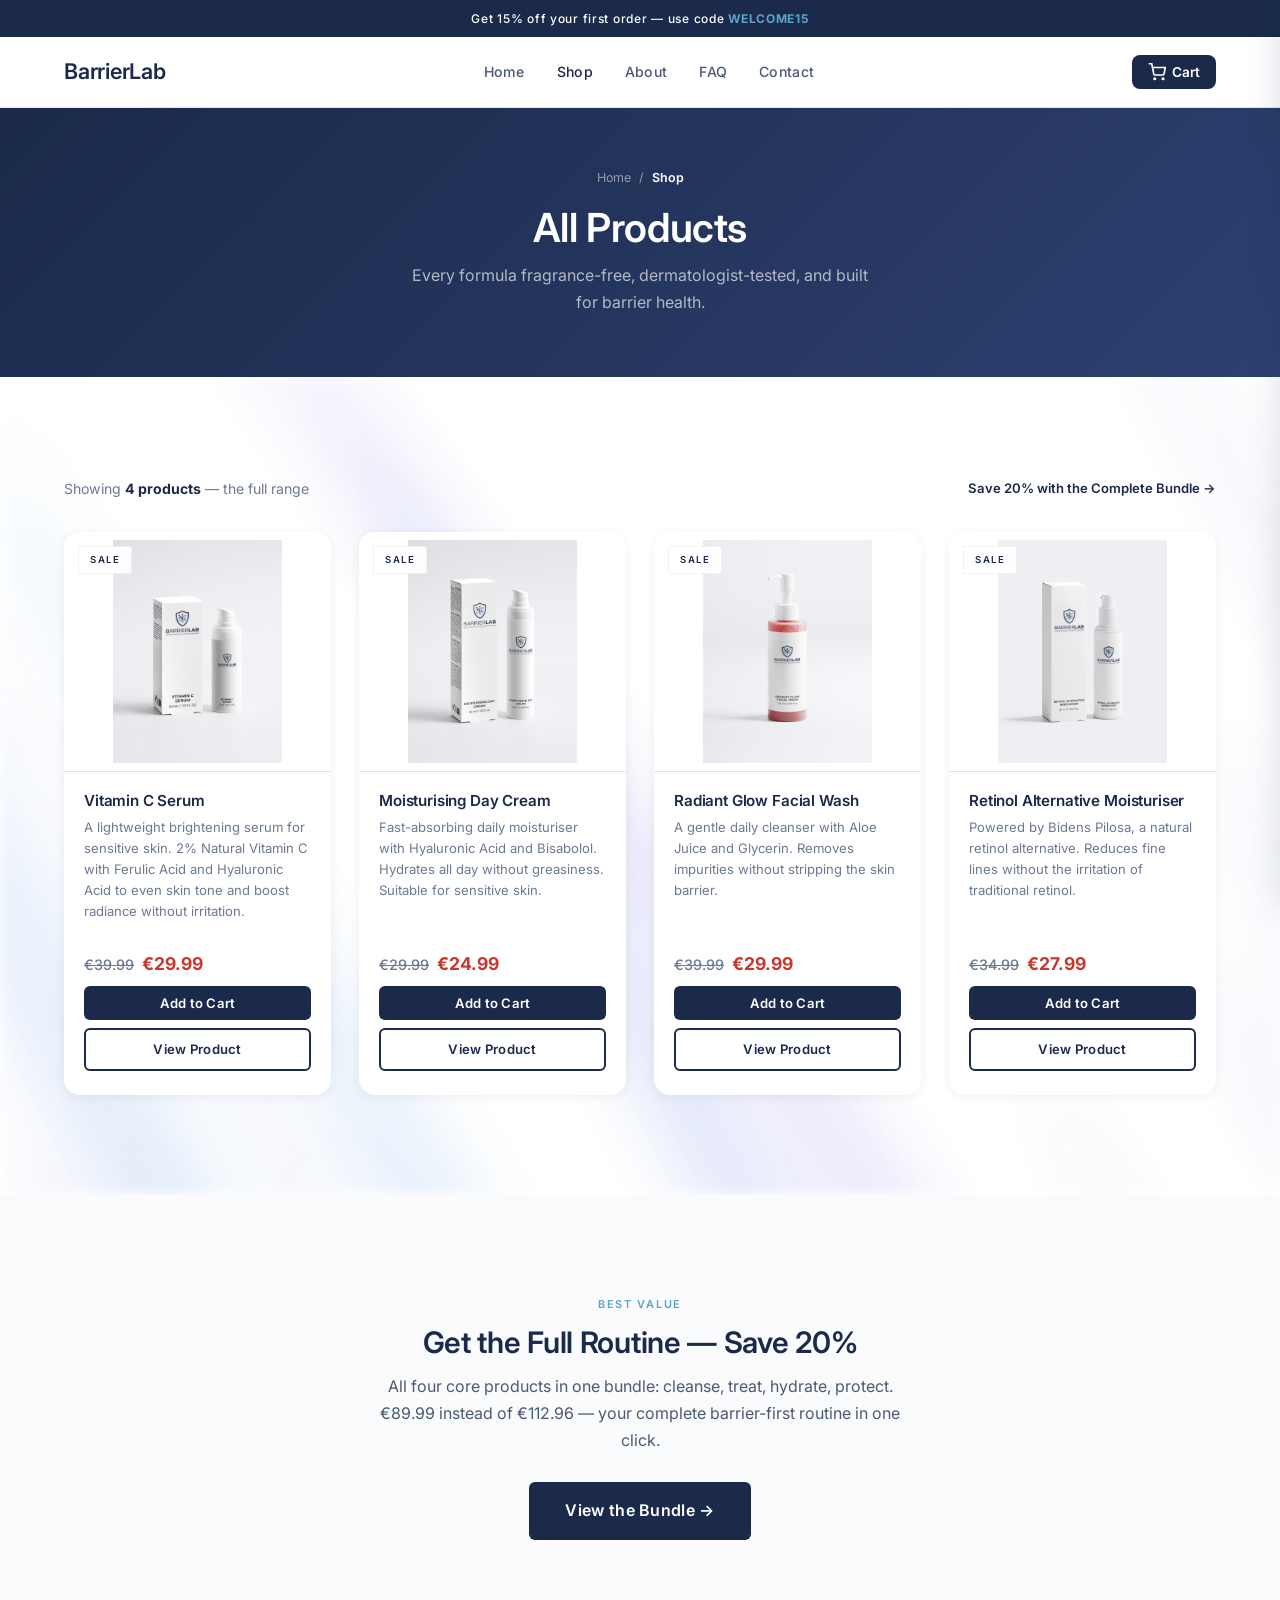
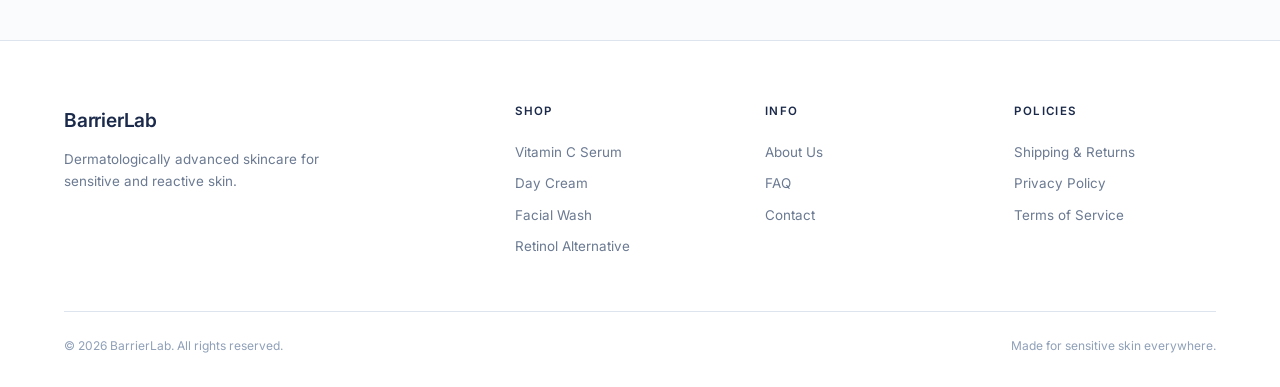
<file: products.html>
<!DOCTYPE html>
<html lang="en">
<head>
  <meta charset="UTF-8" />
  <meta name="viewport" content="width=device-width, initial-scale=1.0" />
  <title>Shop — BarrierLab Skincare</title>
  <meta name="description" content="Browse the full BarrierLab range. Science-led skincare for sensitive and reactive skin. Fragrance-free. Dermatologist-tested. Barrier-first." />
  <link rel="stylesheet" href="css/styles.css?v=12" />
  <!-- Google tag (gtag.js) -->
  <script async src="https://www.googletagmanager.com/gtag/js?id=G-Z16YEDCPTH"></script>
  <script>
    window.dataLayer = window.dataLayer || [];
    function gtag(){dataLayer.push(arguments);}
    gtag('js', new Date());
    gtag('config', 'G-Z16YEDCPTH');
  </script>
  <!-- Meta Pixel Code -->
  <script>
  !function(f,b,e,v,n,t,s)
  {if(f.fbq)return;n=f.fbq=function(){n.callMethod?
  n.callMethod.apply(n,arguments):n.queue.push(arguments)};
  if(!f._fbq)f._fbq=n;n.push=n;n.loaded=!0;n.version='2.0';
  n.queue=[];t=b.createElement(e);t.async=!0;
  t.src=v;s=b.getElementsByTagName(e)[0];
  s.parentNode.insertBefore(t,s)}(window, document,'script',
  'https://connect.facebook.net/en_US/fbevents.js');
  fbq('init', '1483044433377313');
  fbq('track', 'PageView');
  </script>
  <noscript><img height="1" width="1" style="display:none"
  src="https://www.facebook.com/tr?id=1483044433377313&ev=PageView&noscript=1"
  /></noscript>
  <!-- End Meta Pixel Code -->
</head>
<body>

  <div class="announcement-bar">
    Get 15% off your first order — use code <span>WELCOME15</span>
  </div>

  <nav class="nav">
    <div class="container nav-inner">
      <a href="index.html" class="nav-logo nav-logo-text">BarrierLab</a>
      <ul class="nav-links">
        <li><a href="index.html">Home</a></li>
        <li><a href="products.html" class="active">Shop</a></li>
        <li><a href="about.html">About</a></li>
        <li><a href="faq.html">FAQ</a></li>
        <li><a href="contact.html">Contact</a></li>
      </ul>
      <div class="nav-actions">
        <button class="cart-btn">
          <svg width="18" height="18" viewBox="0 0 24 24" fill="none" stroke="currentColor" stroke-width="2.2"><circle cx="9" cy="21" r="1"/><circle cx="20" cy="21" r="1"/><path d="M1 1h4l2.68 13.39a2 2 0 0 0 2 1.61h9.72a2 2 0 0 0 2-1.61L23 6H6"/></svg>
          Cart
          <span class="cart-count">0</span>
        </button>
        <button class="nav-hamburger"><span></span><span></span><span></span></button>
      </div>
    </div>
    <div class="nav-mobile">
      <a href="index.html">Home</a>
      <a href="products.html">Shop</a>
      <a href="about.html">About</a>
      <a href="faq.html">FAQ</a>
      <a href="contact.html">Contact</a>
    </div>
  </nav>

  <div class="page-hero">
    <div class="container">
      <div class="breadcrumb"><a href="index.html">Home</a> / <span>Shop</span></div>
      <h1>All Products</h1>
      <p>Every formula fragrance-free, dermatologist-tested, and built for barrier health.</p>
    </div>
  </div>

  <section class="section beams-section">
    <canvas class="beams-canvas"></canvas>
    <div class="container">

      <!-- Count bar -->
      <div style="display:flex;align-items:center;justify-content:space-between;margin-bottom:32px;flex-wrap:wrap;gap:12px;">
        <p style="font-size:0.88rem;color:var(--text-muted);">Showing <strong style="color:var(--navy)">4 products</strong> &mdash; the full range</p>
        <a href="index.html#bundle" style="font-size:0.82rem;font-weight:600;color:var(--navy);text-decoration:none;display:inline-flex;align-items:center;gap:6px;">Save 20% with the Complete Bundle &rarr;</a>
      </div>

      <div class="products-grid" id="shop">

        <div class="product-card">
          <a href="product-vitamin-c-serum.html" class="product-card-img">
            <span class="sale-badge">Sale</span>
            <img loading="lazy" class="img-front" src="images/vitaminc_front.jpg" alt="Vitamin C Serum" />
            <img loading="lazy" class="img-back" src="images/vitaminc_back.jpg" alt="Vitamin C Serum — back" />
          </a>
          <div class="product-card-body">
            <h3>Vitamin C Serum</h3>
            <p class="desc">A lightweight brightening serum for sensitive skin. 2% Natural Vitamin C with Ferulic Acid and Hyaluronic Acid to even skin tone and boost radiance without irritation.</p>
            <div class="product-card-footer" style="flex-direction:column;align-items:stretch;gap:8px;">
              <span class="product-price"><span class="price-old">€39.99</span><span class="price-new">€29.99</span></span>
              <button class="btn btn-sm btn-primary btn-full add-to-cart-btn" data-id="vitamin-c" data-name="Vitamin C Serum" data-price="29.99" data-image="images/vitaminc_front.jpg" data-variant-id="64149782823261">Add to Cart</button>
              <a href="product-vitamin-c-serum.html" class="btn btn-sm btn-outline btn-full">View Product</a>
            </div>
          </div>
        </div>

        <div class="product-card">
          <a href="product-day-cream.html" class="product-card-img">
            <span class="sale-badge">Sale</span>
            <img loading="lazy" class="img-front" src="images/daycream_front.jpg" alt="Moisturising Day Cream" />
            <img loading="lazy" class="img-back" src="images/daycream_back.jpg" alt="Moisturising Day Cream — back" />
          </a>
          <div class="product-card-body">
            <h3>Moisturising Day Cream</h3>
            <p class="desc">Fast-absorbing daily moisturiser with Hyaluronic Acid and Bisabolol. Hydrates all day without greasiness. Suitable for sensitive skin.</p>
            <div class="product-card-footer" style="flex-direction:column;align-items:stretch;gap:8px;">
              <span class="product-price"><span class="price-old">€29.99</span><span class="price-new">€24.99</span></span>
              <button class="btn btn-sm btn-primary btn-full add-to-cart-btn" data-id="day-cream" data-name="Moisturising Day Cream" data-price="24.99" data-image="images/daycream_front.jpg" data-variant-id="64149809070429">Add to Cart</button>
              <a href="product-day-cream.html" class="btn btn-sm btn-outline btn-full">View Product</a>
            </div>
          </div>
        </div>

        <div class="product-card">
          <a href="product-facial-wash.html" class="product-card-img">
            <span class="sale-badge">Sale</span>
            <img loading="lazy" class="img-front" src="images/facialwash_front.jpg" alt="Radiant Glow Facial Wash" />
            <img loading="lazy" class="img-back" src="images/facialwash_back.jpg" alt="Radiant Glow Facial Wash — back" />
          </a>
          <div class="product-card-body">
            <h3>Radiant Glow Facial Wash</h3>
            <p class="desc">A gentle daily cleanser with Aloe Juice and Glycerin. Removes impurities without stripping the skin barrier.</p>
            <div class="product-card-footer" style="flex-direction:column;align-items:stretch;gap:8px;">
              <span class="product-price"><span class="price-old">€39.99</span><span class="price-new">€29.99</span></span>
              <button class="btn btn-sm btn-primary btn-full add-to-cart-btn" data-id="facial-wash" data-name="Radiant Glow Facial Wash" data-price="29.99" data-image="images/facialwash_front.jpg" data-variant-id="64098578399581">Add to Cart</button>
              <a href="product-facial-wash.html" class="btn btn-sm btn-outline btn-full">View Product</a>
            </div>
          </div>
        </div>

        <div class="product-card">
          <a href="product-retinol-moisturiser.html" class="product-card-img">
            <span class="sale-badge">Sale</span>
            <img loading="lazy" class="img-front" src="images/retinol_front.jpg" alt="Retinol Alternative Moisturiser" />
            <img loading="lazy" class="img-back" src="images/retinol_back.jpg" alt="Retinol Alternative Moisturiser — back" />
            <span class="product-badge-tag">New</span>
          </a>
          <div class="product-card-body">
            <h3>Retinol Alternative Moisturiser</h3>
            <p class="desc">Powered by Bidens Pilosa, a natural retinol alternative. Reduces fine lines without the irritation of traditional retinol.</p>
            <div class="product-card-footer" style="flex-direction:column;align-items:stretch;gap:8px;">
              <span class="product-price"><span class="price-old">€34.99</span><span class="price-new">€27.99</span></span>
              <button class="btn btn-sm btn-primary btn-full add-to-cart-btn" data-id="retinol" data-name="Retinol Alternative Moisturiser" data-price="27.99" data-image="images/retinol_front.jpg" data-variant-id="64098507948381">Add to Cart</button>
              <a href="product-retinol-moisturiser.html" class="btn btn-sm btn-outline btn-full">View Product</a>
            </div>
          </div>
        </div>

      </div>
    </div>
  </section>

  <!-- Bundle CTA -->
  <section class="section bg-off-white">
    <div class="container text-center">
      <p class="section-label">Best Value</p>
      <h2>Get the Full Routine &mdash; Save 20%</h2>
      <p style="max-width:520px;margin:12px auto 28px;">All four core products in one bundle: cleanse, treat, hydrate, protect. &euro;89.99 instead of &euro;112.96 &mdash; your complete barrier-first routine in one click.</p>
      <a href="index.html#bundle" class="btn btn-primary btn-lg">View the Bundle &rarr;</a>
    </div>
  </section>

  <footer class="footer">
    <div class="container">
      <div class="footer-grid">
        <div class="footer-brand">
          <span class="footer-brand-text">BarrierLab</span>
          <p>Dermatologically advanced skincare for sensitive and reactive skin.</p>
        </div>
        <div class="footer-col">
          <h4>Shop</h4>
          <a href="product-vitamin-c-serum.html">Vitamin C Serum</a>
          <a href="product-day-cream.html">Day Cream</a>
          <a href="product-facial-wash.html">Facial Wash</a>
          <a href="product-retinol-moisturiser.html">Retinol Alternative</a>
        </div>
        <div class="footer-col">
          <h4>Info</h4>
          <a href="about.html">About Us</a>
          <a href="faq.html">FAQ</a>
          <a href="contact.html">Contact</a>
        </div>
        <div class="footer-col">
          <h4>Policies</h4>
          <a href="https://barrierlab.co/policies/shipping-policy" target="_blank" rel="noopener">Shipping & Returns</a>
          <a href="https://barrierlab.co/policies/privacy-policy" target="_blank" rel="noopener">Privacy Policy</a>
          <a href="https://barrierlab.co/policies/terms-of-service" target="_blank" rel="noopener">Terms of Service</a>
        </div>
      </div>
      <div class="footer-bottom">
        <span>© 2026 BarrierLab. All rights reserved.</span>
        <span>Made for sensitive skin everywhere.</span>
      </div>
    </div>
  </footer>

  <div class="cart-overlay"></div>
  <div class="cart-sidebar">
    <div class="cart-sidebar-header"><h3>Your Cart</h3><button class="cart-close">×</button></div>
    <div class="cart-items"></div>
    <div class="cart-footer">
      <div class="cart-discount-note" style="display:none;">✓ Code WELCOME15 applied!</div>
      <div class="cart-total"><span>Total</span><span>€0.00</span></div>
      <button class="btn btn-primary btn-full checkout-btn">Proceed to Checkout</button>
      <button class="btn btn-outline btn-full mt-4" onclick="closeCart()">Continue Shopping</button>
    </div>
  </div>

  <script src="js/beams.js" defer></script>
  <script src="js/main.js?v=11" defer></script>
</body>
</html>
</file>
<file: css/styles.css>
/* ===== BARRIERLAB — GLOBAL STYLES ===== */

@import url('https://fonts.googleapis.com/css2?family=Inter:wght@300;400;500;600;700;800&family=Playfair+Display:wght@400;600&display=swap');

:root {
  --navy: #1B2A4A;
  --navy-mid: #2D4070;
  --navy-light: #3D5A9A;
  --blue-accent: #5BA3CC;
  --blue-light: #A8CCE0;
  --white: #FFFFFF;
  --off-white: #F5F8FB;
  --gray-100: #EEF2F7;
  --gray-200: #DDE4ED;
  --gray-400: #8FA0B8;
  --gray-600: #4A5A72;
  --text: #1B2A4A;
  --text-muted: #6B7A92;
  --success: #2A9D5C;
  --border: #DDE4ED;
  --shadow-sm: 0 1px 3px rgba(27,42,74,0.08);
  --shadow-md: 0 4px 16px rgba(27,42,74,0.12);
  --shadow-lg: 0 8px 32px rgba(27,42,74,0.16);
  --radius: 8px;
  --radius-lg: 16px;
  --transition: 0.2s ease;
}

*, *::before, *::after { box-sizing: border-box; margin: 0; padding: 0; }

html { scroll-behavior: smooth; font-size: 16px; }

body {
  font-family: 'Inter', sans-serif;
  color: var(--text);
  background: var(--white);
  line-height: 1.6;
  -webkit-font-smoothing: antialiased;
}

img { max-width: 100%; display: block; }
a { text-decoration: none; color: inherit; }
ul { list-style: none; }
button { cursor: pointer; border: none; background: none; font-family: inherit; }

/* ===== TYPOGRAPHY ===== */
h1, h2, h3, h4, h5 { line-height: 1.2; font-weight: 600; color: var(--navy); letter-spacing: -0.01em; }
h1 { font-size: clamp(1.8rem, 4vw, 3rem); }
h2 { font-size: clamp(1.4rem, 2.5vw, 1.85rem); }
h3 { font-size: 1.1rem; }
h4 { font-size: 0.95rem; }
p { color: var(--gray-600); line-height: 1.7; }

.section-label {
  font-size: 0.68rem;
  font-weight: 600;
  letter-spacing: 0.16em;
  text-transform: uppercase;
  color: var(--blue-accent);
  margin-bottom: 0.75rem;
}

/* ===== LAYOUT ===== */
.container { max-width: 1200px; margin: 0 auto; padding: 0 24px; }
.section { padding: 100px 0; }
.section-header { text-align: center; margin-bottom: 64px; }
.section-header p { max-width: 520px; margin: 14px auto 0; font-size: 0.95rem; color: var(--text-muted); }

/* ===== BUTTONS ===== */
.btn {
  display: inline-flex;
  align-items: center;
  gap: 8px;
  padding: 13px 28px;
  border-radius: 6px;
  font-size: 0.85rem;
  font-weight: 600;
  letter-spacing: 0.02em;
  transition: all var(--transition);
  white-space: nowrap;
}
.btn-primary {
  background: var(--navy);
  color: var(--white);
}
.btn-primary:hover { background: var(--navy-mid); transform: translateY(-1px); box-shadow: 0 4px 12px rgba(27,42,74,0.15); }

.btn-outline {
  background: transparent;
  color: var(--navy);
  border: 2px solid var(--navy);
}
.btn-outline:hover { background: var(--navy); color: var(--white); }

.btn-white {
  background: var(--white);
  color: var(--navy);
}
.btn-white:hover { background: var(--gray-100); }

.btn-lg { padding: 16px 36px; font-size: 1rem; }
.btn-sm { padding: 9px 20px; font-size: 0.82rem; }
.btn-full { width: 100%; justify-content: center; }

/* ===== NAVIGATION ===== */
.nav {
  position: sticky;
  top: 0;
  z-index: 100;
  background: var(--white);
  border-bottom: 1px solid var(--border);
  box-shadow: none;
}

.nav-inner {
  display: flex;
  align-items: center;
  justify-content: space-between;
  height: 70px;
}

.nav-logo img {
  height: 44px;
  width: auto;
}

.nav-logo-text {
  font-family: 'Inter', sans-serif;
  font-size: 1.35rem;
  font-weight: 600;
  color: var(--navy);
  letter-spacing: -0.01em;
  line-height: 1;
}

.footer-brand-text {
  font-family: 'Inter', sans-serif;
  font-size: 1.2rem;
  font-weight: 600;
  color: var(--navy);
  letter-spacing: -0.01em;
  margin-bottom: 12px;
  display: block;
}

.nav-links {
  display: flex;
  align-items: center;
  gap: 32px;
}

.nav-links a {
  font-size: 0.88rem;
  font-weight: 500;
  color: var(--gray-600);
  transition: color var(--transition);
  letter-spacing: 0.02em;
}
.nav-links a:hover, .nav-links a.active { color: var(--navy); }

.nav-actions {
  display: flex;
  align-items: center;
  gap: 16px;
}

.cart-btn {
  position: relative;
  display: flex;
  align-items: center;
  gap: 6px;
  padding: 8px 16px;
  background: var(--navy);
  color: var(--white);
  border-radius: var(--radius);
  font-size: 0.85rem;
  font-weight: 600;
  transition: background var(--transition);
}
.cart-btn:hover { background: var(--navy-mid); }

.cart-count {
  background: var(--blue-accent);
  color: white;
  border-radius: 50%;
  width: 18px;
  height: 18px;
  font-size: 0.7rem;
  font-weight: 700;
  display: flex;
  align-items: center;
  justify-content: center;
  display: none;
}
.cart-count.visible { display: flex; }

.nav-hamburger {
  display: none;
  flex-direction: column;
  gap: 5px;
  padding: 4px;
}
.nav-hamburger span {
  width: 22px;
  height: 2px;
  background: var(--navy);
  border-radius: 2px;
  transition: all 0.3s;
}

.nav-mobile {
  display: none;
  padding: 16px 24px 20px;
  border-top: 1px solid var(--border);
  background: var(--white);
}
.nav-mobile.open { display: block; }
.nav-mobile a {
  display: block;
  padding: 10px 0;
  font-size: 0.95rem;
  font-weight: 500;
  color: var(--gray-600);
  border-bottom: 1px solid var(--gray-100);
}
.nav-mobile a:last-child { border-bottom: none; }

/* ===== ANNOUNCEMENT BAR ===== */
.announcement-bar {
  background: var(--navy);
  color: var(--white);
  text-align: center;
  padding: 9px 24px;
  font-size: 0.75rem;
  font-weight: 500;
  letter-spacing: 0.06em;
}
.announcement-bar span { color: var(--blue-accent); font-weight: 700; }

/* ===== HERO ===== */
.hero {
  background: linear-gradient(165deg, #FFFFFF 0%, #F8FAFB 40%, #EEF4F8 100%);
  color: var(--navy);
  padding: 100px 0 0;
  position: relative;
  overflow: hidden;
}

.hero::before,
.hero::after { display: none; }

/* Aurora background — GPU-only animation via transform */
.aurora-wrap {
  position: absolute;
  inset: 0;
  overflow: hidden;
  pointer-events: none;
  mask-image: radial-gradient(ellipse at 100% 0%, black 10%, transparent 70%);
  -webkit-mask-image: radial-gradient(ellipse at 100% 0%, black 10%, transparent 70%);
}

.aurora-layer {
  position: absolute;
  top: -10px;
  bottom: -10px;
  left: -10px;
  width: 400%;
  background-image:
    repeating-linear-gradient(100deg, #fff 0%, #fff 7%, transparent 10%, transparent 12%, #fff 16%),
    repeating-linear-gradient(100deg, #3b82f6 10%, #a5b4fc 15%, #93c5fd 20%, #ddd6fe 25%, #60a5fa 30%);
  background-size: 25% 100%;
  opacity: 0.45;
  will-change: transform;
  transform: translateZ(0);
  animation: aurora 60s linear infinite;
}

/* Aurora variant for shop / featured-products section */
.section-aurora {
  position: relative;
  overflow: hidden;
}

.aurora-wrap--shop {
  position: absolute;
  inset: 0;
  overflow: hidden;
  filter: blur(12px);
  pointer-events: none;
  mask-image: radial-gradient(ellipse at 50% 50%, black 0%, black 30%, transparent 80%);
  -webkit-mask-image: radial-gradient(ellipse at 50% 50%, black 0%, black 30%, transparent 80%);
}

.aurora-wrap--shop .aurora-layer {
  opacity: 0.55;
}

.hero-inner {
  display: grid;
  grid-template-columns: 1fr 1fr;
  gap: 48px;
  align-items: center;
  position: relative;
  z-index: 1;
}

.hero-full {
  max-width: 760px;
}

.hero-content {
  padding-bottom: 0;
}

.hero-image-wrap {
  display: flex;
  align-items: flex-end;
  justify-content: center;
}

.hero-product-img {
  width: 100%;
  max-width: 700px;
  border-radius: 0;
  box-shadow: none;
  display: block;
  object-fit: contain;
  object-position: bottom;
}

.hero-label {
  font-size: 0.7rem;
  font-weight: 500;
  letter-spacing: 0.18em;
  text-transform: uppercase;
  color: var(--text-muted);
  margin-bottom: 20px;
}

.hero h1 {
  color: var(--navy);
  margin-bottom: 24px;
  font-size: 3rem;
  font-weight: 700;
  letter-spacing: -0.02em;
}

.hero h1 em {
  font-style: italic;
  color: var(--navy);
}

.hero-sub {
  font-size: 1rem;
  color: var(--text-muted);
  margin-bottom: 40px;
  max-width: 420px;
  line-height: 1.75;
}

.hero-cta { display: flex; gap: 24px; flex-wrap: wrap; align-items: center; }

.hero-badges {
  display: flex;
  gap: 8px;
  margin-top: 48px;
  flex-wrap: wrap;
  align-items: center;
}

.badge-subtle {
  font-size: 0.68rem;
  font-weight: 500;
  letter-spacing: 0.08em;
  text-transform: uppercase;
  color: var(--gray-400);
}

.trust-badges {
  display: grid;
  grid-template-columns: repeat(5, 1fr);
  gap: 4px;
  margin-top: 40px;
  max-width: 560px;
}

.trust-badge {
  display: flex;
  flex-direction: column;
  align-items: center;
  text-align: center;
  gap: 8px;
  padding: 10px 6px;
  border-right: 1px solid var(--gray-200);
}

.trust-badge:last-child {
  border-right: none;
}

.trust-badge-icon {
  font-size: 1.35rem;
  line-height: 1;
  opacity: 0.9;
  filter: grayscale(0.15);
}

.trust-badge-text {
  font-size: 0.66rem;
  font-weight: 500;
  letter-spacing: 0.02em;
  color: var(--text-muted);
  line-height: 1.4;
}

.hero-text-link {
  display: inline-flex;
  align-items: center;
  gap: 6px;
  font-size: 0.9rem;
  font-weight: 600;
  color: var(--navy);
  text-decoration: none;
  padding: 14px 0;
  transition: gap 0.2s ease;
}

.hero-text-link:hover {
  gap: 10px;
}

.hero-text-link span {
  font-size: 1.1rem;
  transition: transform 0.2s ease;
}

.hero-text-link:hover span {
  transform: translateX(2px);
}

.hero-visual {
  display: flex;
  justify-content: center;
  align-items: center;
}

.hero-product-stack {
  position: relative;
  width: 380px;
  height: 420px;
}

.hero-product-card {
  position: absolute;
  background: rgba(255,255,255,0.08);
  border: 1px solid rgba(255,255,255,0.15);
  border-radius: var(--radius-lg);
  backdrop-filter: blur(10px);
  padding: 20px;
  text-align: center;
}

.hero-product-card:nth-child(1) { width: 160px; top: 0; left: 0; }
.hero-product-card:nth-child(2) { width: 180px; top: 30px; right: 0; }
.hero-product-card:nth-child(3) { width: 150px; bottom: 20px; left: 40px; }

.hero-product-card .product-visual-mini {
  width: 70px;
  height: 90px;
  margin: 0 auto 10px;
  border-radius: 8px;
}

.hero-product-card p {
  font-size: 0.72rem;
  color: rgba(255,255,255,0.8);
  font-weight: 500;
}

.hero-product-card .price {
  font-size: 0.85rem;
  font-weight: 700;
  color: var(--blue-accent);
  margin-top: 4px;
}

/* ===== MARQUEE TRUST BAR ===== */
.marquee-bar {
  border: none;
  padding: 14px 0;
  overflow: hidden;
  background: var(--navy);
  position: relative;
}

.marquee-track {
  display: flex;
  width: max-content;
  will-change: transform;
  transform: translate3d(0, 0, 0);
  -webkit-backface-visibility: hidden;
  backface-visibility: hidden;
  animation: marquee 25s linear infinite;
  gap: 0;
}

.marquee-content {
  display: flex;
  align-items: center;
  gap: 0;
  flex-shrink: 0;
  padding-right: 0;
}

.marquee-content span {
  font-size: 0.68rem;
  font-weight: 500;
  letter-spacing: 0.2em;
  color: rgba(255,255,255,0.8);
  white-space: nowrap;
  padding: 0 16px;
}

.marquee-dot {
  color: rgba(255,255,255,0.3) !important;
  font-size: 1rem !important;
  letter-spacing: 0 !important;
  padding: 0 8px !important;
}

/* ===== PRODUCTS GRID ===== */
.products-grid {
  display: grid;
  grid-template-columns: repeat(auto-fill, minmax(260px, 1fr));
  gap: 28px;
}

.product-card {
  background: var(--white);
  border: none;
  border-radius: var(--radius-lg);
  overflow: hidden;
  transition: all 0.3s ease;
  display: flex;
  flex-direction: column;
  box-shadow: 0 2px 12px rgba(0,0,0,0.06);
}
.product-card:hover {
  box-shadow: 0 8px 30px rgba(0,0,0,0.10);
  transform: translateY(-2px);
}

.product-card-img {
  display: block;
  height: 240px;
  position: relative;
  overflow: hidden;
  background: #ffffff;
  border-bottom: 1px solid var(--border);
  cursor: pointer;
}

.product-card-img img {
  width: 100%;
  height: 100%;
  object-fit: contain;
  padding: 8px;
  box-sizing: border-box;
  transition: opacity 0.35s ease;
}

.product-card-img .img-back {
  position: absolute;
  top: 0; left: 0;
  width: 100%;
  height: 100%;
  opacity: 0;
}

.product-card-img:hover .img-front,
.product-card-img.tapped .img-front {
  opacity: 0;
}

.product-card-img:hover .img-back,
.product-card-img.tapped .img-back {
  opacity: 1;
}

.product-page-visual img {
  width: 100%;
  height: 100%;
  min-height: 440px;
  object-fit: contain;
  padding: 16px;
  box-sizing: border-box;
}

.product-visual {
  width: 110px;
  height: 150px;
  border-radius: 12px;
  display: flex;
  align-items: center;
  justify-content: center;
  box-shadow: 0 8px 24px rgba(0,0,0,0.15);
}

.pv-serum { background: linear-gradient(160deg, #F5A623 0%, #E8851A 100%); }
.pv-cream { background: linear-gradient(160deg, #5BA3CC 0%, #3D7FA8 100%); }
.pv-wash { background: linear-gradient(160deg, #4CAF8A 0%, #2E8B64 100%); }
.pv-retinol { background: linear-gradient(160deg, #7B68EE 0%, #5848C4 100%); }

.product-visual svg { opacity: 0.9; }

.product-badge-tag {
  display: none;
}

.product-card-body {
  padding: 20px 20px 24px;
  flex: 1;
  display: flex;
  flex-direction: column;
}
.product-card-body h3 {
  font-size: 0.95rem;
  font-weight: 600;
  margin-bottom: 6px;
}
.product-card-body .desc {
  font-size: 0.82rem;
  color: var(--text-muted);
  margin-bottom: 14px;
  flex: 1;
  line-height: 1.6;
}
.product-card-footer {
  display: flex;
  align-items: center;
  justify-content: space-between;
  margin-top: auto;
  padding-top: 14px;
  border-top: none;
  gap: 12px;
}
.product-price {
  font-size: 1.1rem;
  font-weight: 700;
  color: var(--navy);
}
.product-price .price-old {
  font-size: 0.9rem;
  font-weight: 500;
  color: var(--text-muted);
  text-decoration: line-through;
  margin-right: 8px;
}
.product-price .price-new {
  color: #C8372D;
}
.sale-badge {
  position: absolute;
  top: 14px;
  left: 14px;
  background: rgba(255,255,255,0.92);
  color: var(--navy);
  font-size: 0.6rem;
  font-weight: 600;
  letter-spacing: 0.16em;
  text-transform: uppercase;
  padding: 5px 11px;
  border-radius: 3px;
  z-index: 2;
  border: 1px solid rgba(27,42,74,0.06);
  backdrop-filter: blur(6px);
  -webkit-backdrop-filter: blur(6px);
}
.product-price-lg .price-old {
  font-size: 1.25rem;
  font-weight: 500;
  color: var(--text-muted);
  text-decoration: line-through;
  margin-right: 12px;
  vertical-align: middle;
}
.product-price-lg .price-new {
  color: #C8372D;
}
.product-price-lg .price-save {
  display: inline-block;
  margin-left: 12px;
  font-size: 0.72rem;
  font-weight: 700;
  letter-spacing: 0.06em;
  text-transform: uppercase;
  background: #C8372D;
  color: #fff;
  padding: 5px 12px;
  border-radius: 100px;
  vertical-align: middle;
}
.product-ingredients {
  display: flex;
  gap: 6px;
  flex-wrap: wrap;
  margin-bottom: 14px;
}
.ingredient-tag {
  font-size: 0.72rem;
  background: var(--gray-100);
  color: var(--navy-mid);
  padding: 3px 9px;
  border-radius: 100px;
  font-weight: 500;
}

/* ===== STARS ===== */
.stars { color: #F5A623; font-size: 0.85rem; letter-spacing: 1px; }
.rating-row { display: flex; align-items: center; gap: 6px; margin-bottom: 8px; }
.rating-count { font-size: 0.78rem; color: var(--text-muted); }

/* ===== REVIEWS ===== */
.reviews-grid { display: grid; grid-template-columns: repeat(auto-fill, minmax(300px, 1fr)); gap: 28px; }
.review-card {
  background: var(--white);
  border: none;
  border-radius: var(--radius-lg);
  padding: 32px;
  box-shadow: 0 4px 20px rgba(0,0,0,0.08);
  border-left: 3px solid var(--blue-accent);
}
.review-header { display: flex; align-items: flex-start; justify-content: space-between; margin-bottom: 16px; }
.reviewer-name { font-weight: 600; font-size: 0.88rem; color: var(--navy); margin-top: 4px; }
.reviewer-date { display: none; }
.verified-badge { font-size: 0.68rem; color: var(--success); font-weight: 600; display: flex; align-items: center; gap: 4px; }
.review-text { font-size: 0.88rem; color: var(--gray-600); line-height: 1.7; }
.review-product-tag { font-size: 0.72rem; color: var(--blue-accent); font-weight: 600; margin-top: 16px; letter-spacing: 0.04em; }

/* ===== ABOUT / BRAND STORY ===== */
.about-grid { display: grid; grid-template-columns: 1fr 1fr; gap: 80px; align-items: center; }
.about-visual {
  background: var(--navy);
  border-radius: var(--radius-lg);
  padding: 56px;
  display: flex;
  align-items: center;
  justify-content: center;
  min-height: 380px;
}
.about-stats { display: grid; grid-template-columns: 1fr 1fr; gap: 36px; }
.stat-block { text-align: center; }
.stat-number { font-size: 2.5rem; font-weight: 800; color: var(--white); line-height: 1; }
.stat-label { font-size: 0.68rem; color: rgba(255,255,255,0.55); margin-top: 8px; font-weight: 500; letter-spacing: 0.1em; text-transform: uppercase; }
.stat-line { width: 24px; height: 1px; background: rgba(255,255,255,0.2); margin: 10px auto 0; }

.about-content h2 { margin-bottom: 16px; }
.about-content p { margin-bottom: 16px; }
.about-points { margin: 24px 0; display: flex; flex-direction: column; gap: 12px; }
.about-point { display: flex; align-items: flex-start; gap: 12px; font-size: 0.9rem; color: var(--gray-600); }
.about-point-icon { width: 20px; height: 20px; background: var(--blue-accent); border-radius: 50%; display: flex; align-items: center; justify-content: center; flex-shrink: 0; margin-top: 2px; }

/* ===== HOW IT WORKS ===== */
.steps-grid { display: grid; grid-template-columns: repeat(3, 1fr); gap: 32px; position: relative; }
.steps-grid::before {
  content: '';
  position: absolute;
  top: 26px;
  left: calc(16.5% + 8px);
  right: calc(16.5% + 8px);
  height: 2px;
  background: var(--navy);
  opacity: 0.15;
}
.step-card { text-align: center; padding: 0 16px; position: relative; }
.step-number {
  width: 52px;
  height: 52px;
  background: var(--navy);
  color: var(--white);
  border: 3px solid var(--off-white);
  border-radius: 50%;
  font-size: 1.05rem;
  font-weight: 700;
  display: flex;
  align-items: center;
  justify-content: center;
  margin: 0 auto 20px;
  position: relative;
  z-index: 1;
  box-shadow: 0 4px 12px rgba(27,42,74,0.2);
}
.step-card h3 { margin-bottom: 8px; }
.step-card p { font-size: 0.88rem; }

/* ===== FAQ ===== */
.faq-list { max-width: 760px; margin: 0 auto; display: flex; flex-direction: column; gap: 8px; }
.faq-item {
  background: var(--white);
  border: 1px solid var(--border);
  border-radius: var(--radius);
  overflow: hidden;
  transition: border-color var(--transition);
}
.faq-item.open { border-color: var(--blue-accent); }
.faq-question {
  display: flex;
  align-items: center;
  justify-content: space-between;
  padding: 18px 22px;
  font-weight: 600;
  font-size: 0.95rem;
  color: var(--navy);
  cursor: pointer;
  gap: 16px;
  transition: background var(--transition);
}
.faq-question:hover { background: var(--off-white); }
.faq-icon {
  width: 24px;
  height: 24px;
  border-radius: 50%;
  background: var(--gray-100);
  display: flex;
  align-items: center;
  justify-content: center;
  flex-shrink: 0;
  transition: all var(--transition);
}
.faq-item.open .faq-icon { background: var(--navy); transform: rotate(45deg); }
.faq-icon svg { width: 14px; height: 14px; }
.faq-item.open .faq-icon svg { stroke: white; }
.faq-answer {
  padding: 0 22px;
  max-height: 0;
  overflow: hidden;
  transition: all 0.3s ease;
}
.faq-answer-inner { padding-bottom: 18px; font-size: 0.9rem; color: var(--gray-600); line-height: 1.7; }
.faq-item.open .faq-answer { max-height: 300px; }

/* ===== NEWSLETTER ===== */
.newsletter-section {
  background: var(--navy);
  padding: 72px 0;
}
.newsletter-inner { max-width: 540px; margin: 0 auto; text-align: center; }
.newsletter-inner h2 { color: var(--white); margin-bottom: 10px; }
.newsletter-inner p { color: rgba(255,255,255,0.65); margin-bottom: 28px; }
.newsletter-form { display: flex; gap: 10px; }
.newsletter-form input {
  flex: 1;
  padding: 13px 16px;
  border-radius: var(--radius);
  border: none;
  font-size: 0.9rem;
  font-family: inherit;
  background: rgba(255,255,255,0.12);
  color: var(--white);
  border: 1px solid rgba(255,255,255,0.2);
  outline: none;
}
.newsletter-form input::placeholder { color: rgba(255,255,255,0.45); }
.newsletter-form input:focus { border-color: var(--blue-accent); background: rgba(255,255,255,0.16); }
.newsletter-note { font-size: 0.75rem; color: rgba(255,255,255,0.4); margin-top: 12px; }

/* ===== FOOTER ===== */
.footer {
  background: var(--white);
  border-top: 1px solid var(--border);
  padding: 64px 0 32px;
  color: var(--text-muted);
}
.footer-grid {
  display: grid;
  grid-template-columns: 2fr 1fr 1fr 1fr;
  gap: 48px;
  margin-bottom: 48px;
}
.footer-brand img { height: 38px; margin-bottom: 16px; }
.footer-brand p { font-size: 0.84rem; line-height: 1.65; max-width: 260px; color: var(--text-muted); }
.footer-col h4 { color: var(--navy); font-size: 0.72rem; font-weight: 600; letter-spacing: 0.12em; text-transform: uppercase; margin-bottom: 18px; }
.footer-col a { display: block; font-size: 0.84rem; padding: 5px 0; color: var(--text-muted); transition: color var(--transition); }
.footer-col a:hover { color: var(--navy); }
.footer-bottom {
  border-top: 1px solid var(--border);
  padding-top: 24px;
  display: flex;
  justify-content: space-between;
  align-items: center;
  flex-wrap: wrap;
  gap: 12px;
  font-size: 0.75rem;
  color: var(--gray-400);
}
.footer-bottom a:hover { color: var(--navy); }

/* ===== EMAIL POPUP ===== */
.popup-overlay {
  position: fixed;
  inset: 0;
  background: rgba(27,42,74,0.6);
  z-index: 1000;
  display: flex;
  align-items: center;
  justify-content: center;
  padding: 24px;
  backdrop-filter: blur(4px);
  opacity: 0;
  pointer-events: none;
  transition: opacity 0.3s;
}
.popup-overlay.visible { opacity: 1; pointer-events: all; }

.popup {
  background: var(--white);
  border-radius: var(--radius-lg);
  max-width: 480px;
  width: 100%;
  overflow: hidden;
  transform: translateY(20px) scale(0.97);
  transition: transform 0.3s;
  position: relative;
}
.popup-overlay.visible .popup { transform: translateY(0) scale(1); }

.popup-header {
  background: var(--navy);
  padding: 36px 36px 28px;
  text-align: center;
  color: var(--white);
}
.popup-header h2 { color: var(--white); font-size: 1.6rem; margin-bottom: 6px; }
.popup-header p { color: rgba(255,255,255,0.7); font-size: 0.9rem; }
.popup-body { padding: 28px 36px 32px; }
.popup-code {
  background: var(--off-white);
  border: 2px dashed var(--blue-accent);
  border-radius: var(--radius);
  padding: 14px;
  text-align: center;
  margin-bottom: 20px;
}
.popup-code .code { font-size: 1.5rem; font-weight: 800; color: var(--navy); letter-spacing: 0.1em; }
.popup-code small { font-size: 0.75rem; color: var(--text-muted); display: block; margin-top: 2px; }
.popup-form { display: flex; flex-direction: column; gap: 10px; }
.popup-form input {
  padding: 12px 16px;
  border: 1px solid var(--border);
  border-radius: var(--radius);
  font-size: 0.9rem;
  font-family: inherit;
  outline: none;
  transition: border-color var(--transition);
}
.popup-form input:focus { border-color: var(--navy); }
.popup-close {
  position: absolute;
  top: 14px;
  right: 14px;
  width: 32px;
  height: 32px;
  display: flex;
  align-items: center;
  justify-content: center;
  color: rgba(255,255,255,0.7);
  font-size: 1.3rem;
  border-radius: 50%;
  transition: all var(--transition);
}
.popup-close:hover { background: rgba(255,255,255,0.15); color: white; }
.popup-skip { text-align: center; margin-top: 12px; font-size: 0.78rem; color: var(--text-muted); cursor: pointer; }
.popup-skip:hover { color: var(--navy); }

/* ===== CART SIDEBAR ===== */
.cart-overlay {
  position: fixed;
  inset: 0;
  background: rgba(27,42,74,0.5);
  z-index: 200;
  opacity: 0;
  pointer-events: none;
  transition: opacity 0.3s;
}
.cart-overlay.visible { opacity: 1; pointer-events: all; }

.cart-sidebar {
  position: fixed;
  top: 0;
  right: 0;
  width: 380px;
  max-width: 100vw;
  height: 100vh;
  background: var(--white);
  z-index: 201;
  display: flex;
  flex-direction: column;
  transform: translateX(100%);
  transition: transform 0.3s;
  box-shadow: var(--shadow-lg);
}
.cart-sidebar.open { transform: translateX(0); }
.cart-sidebar-header {
  display: flex;
  align-items: center;
  justify-content: space-between;
  padding: 20px 24px;
  border-bottom: 1px solid var(--border);
}
.cart-sidebar-header h3 { font-size: 1.05rem; }
.cart-close { font-size: 1.4rem; color: var(--gray-400); padding: 4px; }
.cart-close:hover { color: var(--navy); }
.cart-items { flex: 1; overflow-y: auto; padding: 16px; display: flex; flex-direction: column; gap: 12px; }
.cart-empty { text-align: center; padding: 48px 24px; color: var(--text-muted); font-size: 0.9rem; }
.cart-item {
  display: flex;
  gap: 14px;
  align-items: center;
  padding: 12px;
  border: 1px solid var(--border);
  border-radius: var(--radius);
}
.cart-item-visual {
  width: 52px;
  height: 52px;
  border-radius: 8px;
  flex-shrink: 0;
}
.cart-item-info { flex: 1; }
.cart-item-name { font-size: 0.88rem; font-weight: 600; color: var(--navy); }
.cart-item-price { font-size: 0.85rem; color: var(--text-muted); margin-top: 2px; }
.cart-item-controls { display: flex; align-items: center; gap: 8px; margin-top: 6px; }
.qty-btn { width: 24px; height: 24px; background: var(--gray-100); border-radius: 4px; font-size: 1rem; display: flex; align-items: center; justify-content: center; transition: background var(--transition); }
.qty-btn:hover { background: var(--gray-200); }
.qty-value { font-size: 0.85rem; font-weight: 600; min-width: 20px; text-align: center; }
.cart-remove { color: var(--gray-400); font-size: 1.1rem; margin-left: auto; }
.cart-remove:hover { color: #e53e3e; }
.cart-footer {
  padding: 20px 24px;
  border-top: 1px solid var(--border);
  background: var(--off-white);
}
.cart-total { display: flex; justify-content: space-between; font-size: 1rem; font-weight: 700; color: var(--navy); margin-bottom: 16px; }
.cart-discount-note { font-size: 0.78rem; color: var(--success); font-weight: 600; margin-bottom: 12px; }

/* ===== PRODUCT PAGE ===== */
.product-page-grid { display: grid; grid-template-columns: 1fr 1fr; gap: 72px; align-items: start; }
.product-page-visual {
  border-radius: var(--radius-lg);
  overflow: hidden;
  background: #ffffff;
  border: 1px solid var(--border);
}
.product-page-visual > img {
  width: 100%;
  display: block;
}
.product-thumbs {
  display: flex;
  gap: 10px;
  padding: 12px;
  background: #ffffff;
  border-top: 1px solid var(--border);
}
.product-thumbs .thumb {
  width: 72px;
  height: 72px;
  object-fit: contain;
  border-radius: 8px;
  border: 2px solid transparent;
  background: #fff;
  cursor: pointer;
  padding: 4px;
  transition: border-color 0.2s ease;
}
.product-thumbs .thumb:hover,
.product-thumbs .thumb.active {
  border-color: var(--navy);
}
.product-page-visual .product-visual-lg {
  width: 180px;
  height: 240px;
  border-radius: 16px;
  display: flex;
  align-items: center;
  justify-content: center;
  box-shadow: 0 16px 48px rgba(0,0,0,0.2);
}
.product-info h1 { font-size: 2rem; margin-bottom: 8px; }
.product-info .tagline { font-size: 1rem; color: var(--text-muted); margin-bottom: 20px; }
.product-size { font-size: 0.78rem; font-weight: 600; letter-spacing: 0.12em; text-transform: uppercase; color: #8B93A1; margin: 0 0 18px; }
.product-size::before { content: ""; display: inline-block; width: 14px; height: 1px; background: #CFC5B1; margin-right: 10px; vertical-align: middle; }
.product-price-lg { font-size: 2rem; font-weight: 800; color: var(--navy); margin-bottom: 24px; }
.product-description { font-size: 0.9rem; color: var(--gray-600); line-height: 1.7; margin-bottom: 24px; }
.add-to-cart-row { display: flex; gap: 12px; margin-bottom: 24px; align-items: center; flex-wrap: wrap; }
.qty-selector { display: flex; align-items: center; gap: 0; border: 1px solid var(--border); border-radius: var(--radius); overflow: hidden; }
.qty-selector button { width: 40px; height: 46px; background: var(--gray-100); font-size: 1.1rem; transition: background var(--transition); display: flex; align-items: center; justify-content: center; }
.qty-selector button:hover { background: var(--gray-200); }
.qty-selector input { width: 48px; height: 46px; border: none; text-align: center; font-family: inherit; font-size: 1rem; font-weight: 600; color: var(--navy); outline: none; }
.product-meta { display: flex; flex-direction: column; gap: 10px; padding: 20px; background: var(--off-white); border-radius: var(--radius); margin-bottom: 24px; }
.meta-row { display: flex; gap: 8px; font-size: 0.85rem; }
.meta-row strong { color: var(--navy); min-width: 120px; }
.meta-row span { color: var(--gray-600); }
.product-benefits { display: flex; flex-direction: column; gap: 8px; }
.benefit-item { display: flex; align-items: center; gap: 10px; font-size: 0.88rem; color: var(--gray-600); }
.benefit-dot { width: 6px; height: 6px; background: var(--blue-accent); border-radius: 50%; flex-shrink: 0; }

/* ===== GUARANTEE (product page + footer) ===== */
.product-guarantee {
  display: flex;
  align-items: center;
  gap: 14px;
  padding: 14px 18px;
  margin-bottom: 20px;
  background: #F6F9FC;
  border: 1px solid var(--border);
  border-radius: var(--radius);
}
.product-guarantee .guarantee-icon {
  color: var(--navy);
  flex-shrink: 0;
  opacity: 0.88;
}
.product-guarantee .guarantee-text {
  display: flex;
  flex-direction: column;
  gap: 2px;
  line-height: 1.4;
}
.product-guarantee .guarantee-text strong {
  font-size: 0.86rem;
  font-weight: 600;
  color: var(--navy);
  letter-spacing: -0.005em;
}
.product-guarantee .guarantee-text span {
  font-size: 0.78rem;
  color: var(--text-muted);
}

.footer-guarantee {
  display: flex;
  align-items: center;
  justify-content: center;
  gap: 16px;
  padding: 22px 24px;
  margin-bottom: 48px;
  background: rgba(255, 255, 255, 0.04);
  border: 1px solid rgba(255, 255, 255, 0.08);
  border-radius: var(--radius);
  text-align: left;
}
.footer-guarantee .guarantee-icon {
  color: rgba(255, 255, 255, 0.85);
  flex-shrink: 0;
}
.footer-guarantee .guarantee-text {
  display: flex;
  flex-direction: column;
  gap: 3px;
  line-height: 1.4;
}
.footer-guarantee .guarantee-text strong {
  font-size: 0.92rem;
  font-weight: 600;
  color: #fff;
  letter-spacing: -0.005em;
}
.footer-guarantee .guarantee-text span {
  font-size: 0.8rem;
  color: rgba(255, 255, 255, 0.65);
}

/* ===== PAGE HERO ===== */
.page-hero {
  background: linear-gradient(135deg, var(--navy) 0%, var(--navy-mid) 100%);
  color: var(--white);
  padding: 60px 0;
  text-align: center;
}
.page-hero h1 { color: var(--white); font-size: 2.5rem; margin-bottom: 10px; }
.page-hero p { color: rgba(255,255,255,0.65); font-size: 1rem; max-width: 480px; margin: 0 auto; }
.breadcrumb { display: flex; align-items: center; gap: 8px; justify-content: center; font-size: 0.78rem; color: rgba(255,255,255,0.5); margin-bottom: 16px; }
.breadcrumb a { color: rgba(255,255,255,0.5); }
.breadcrumb a:hover { color: var(--white); }
.breadcrumb span { color: var(--white); font-weight: 600; }

/* ===== CONTACT ===== */
.contact-grid { display: grid; grid-template-columns: 1fr 1.5fr; gap: 64px; align-items: start; }
.contact-info { display: flex; flex-direction: column; gap: 24px; }
.contact-item { display: flex; gap: 16px; }
.contact-icon { width: 44px; height: 44px; background: var(--off-white); border-radius: 10px; display: flex; align-items: center; justify-content: center; flex-shrink: 0; }
.contact-icon svg { color: var(--navy); }
.contact-item h4 { font-size: 0.9rem; margin-bottom: 2px; }
.contact-item p { font-size: 0.85rem; }
.contact-form { background: var(--white); border: 1px solid var(--border); border-radius: var(--radius-lg); padding: 36px; }
.form-row { display: grid; grid-template-columns: 1fr 1fr; gap: 16px; }
.form-group { display: flex; flex-direction: column; gap: 6px; margin-bottom: 16px; }
.form-group label { font-size: 0.82rem; font-weight: 600; color: var(--navy); }
.form-group input, .form-group textarea, .form-group select {
  padding: 11px 14px;
  border: 1px solid var(--border);
  border-radius: var(--radius);
  font-size: 0.9rem;
  font-family: inherit;
  color: var(--text);
  outline: none;
  transition: border-color var(--transition);
  background: var(--white);
}
.form-group input:focus, .form-group textarea:focus, .form-group select:focus { border-color: var(--navy); }
.form-group textarea { resize: vertical; min-height: 110px; }

/* ===== TOAST ===== */
.toast {
  position: fixed;
  bottom: 24px;
  right: 24px;
  background: var(--navy);
  color: var(--white);
  padding: 14px 20px;
  border-radius: var(--radius);
  font-size: 0.88rem;
  font-weight: 500;
  display: flex;
  align-items: center;
  gap: 10px;
  box-shadow: var(--shadow-lg);
  transform: translateY(80px);
  opacity: 0;
  transition: all 0.35s;
  z-index: 500;
  max-width: 320px;
}
.toast.show { transform: translateY(0); opacity: 1; }
.toast-icon { color: var(--blue-accent); }

/* ===== UTILITY ===== */
.bg-off-white { background: #FAFBFC; }
.bg-navy { background: var(--navy); }

/* Section color variants */
.section-tinted {
  background: var(--off-white);
}

.section-navy {
  background: var(--navy);
}
.section-navy .section-label {
  color: var(--blue-accent);
}
.section-navy .section-header h2 {
  color: var(--white);
}
.section-navy .section-header p {
  color: rgba(255,255,255,0.55);
}
.text-center { text-align: center; }
.mt-4 { margin-top: 16px; }
.mt-6 { margin-top: 24px; }
.mt-8 { margin-top: 32px; }
.mb-4 { margin-bottom: 16px; }
.divider { height: 1px; background: var(--border); margin: 40px 0; }
.highlight { color: var(--blue-accent); }

/* ===== ANIMATIONS ===== */
/* Beams background */
.beams-section {
  position: relative;
  overflow: hidden;
}
.beams-canvas {
  position: absolute;
  inset: 0;
  pointer-events: none;
  opacity: 0.85;
  filter: blur(6px);
  z-index: 0;
}
.beams-section > .container {
  position: relative;
  z-index: 1;
}

@keyframes aurora {
  from { transform: translateX(0); }
  to { transform: translateX(-75%); }
}

@keyframes marquee {
  0% { transform: translate3d(0, 0, 0); }
  100% { transform: translate3d(-33.333%, 0, 0); }
}

@keyframes fadeUp {
  from { opacity: 0; transform: translateY(20px); }
  to { opacity: 1; transform: translateY(0); }
}
.fade-up { animation: fadeUp 0.5s ease both; }
.delay-1 { animation-delay: 0.1s; }
.delay-2 { animation-delay: 0.2s; }
.delay-3 { animation-delay: 0.3s; }

/* ===== RESPONSIVE ===== */
@media (max-width: 1024px) {
  .hero-inner { grid-template-columns: 1fr; text-align: center; }
  .hero-content { padding-bottom: 60px; }
  .hero-sub { max-width: 100%; }
  .hero-cta { justify-content: center; }
  .hero-badges { justify-content: center; }
  .trust-badges { margin-left: auto; margin-right: auto; }
  .hero-visual { display: none; }
  .hero-image-wrap { display: none; }
  .hero-full { max-width: 100%; }
  .about-grid { grid-template-columns: 1fr; }
  .footer-grid { grid-template-columns: 1fr 1fr; gap: 32px; }
  .product-page-grid { grid-template-columns: 1fr; }
  .contact-grid { grid-template-columns: 1fr; }
}

@media (max-width: 768px) {
  .section { padding: 64px 0; }
  .nav-links { display: none; }
  .nav-hamburger { display: flex; }
  .steps-grid { grid-template-columns: 1fr; }
  .steps-grid::before { display: none; }
  .form-row { grid-template-columns: 1fr; }
  .footer-grid { grid-template-columns: 1fr; }
  .newsletter-form { flex-direction: column; }
  .products-grid { grid-template-columns: 1fr 1fr; }
  .footer-guarantee { flex-direction: column; text-align: center; gap: 10px; padding: 20px 18px; margin-bottom: 36px; }
  .footer-guarantee .guarantee-text { align-items: center; }
  .product-guarantee { padding: 12px 14px; gap: 12px; }
  .add-to-cart-row { flex-direction: column; align-items: stretch; gap: 10px; }
  .add-to-cart-row .qty-selector { width: 100%; }
  .add-to-cart-row .qty-selector button { width: 56px; height: 54px; font-size: 1.3rem; }
  .add-to-cart-row .qty-selector input { flex: 1; height: 54px; font-size: 1.1rem; }
  .add-to-cart-row .btn.btn-primary { width: 100%; min-height: 54px; padding: 14px 36px; font-size: 1rem; display: flex; align-items: center; justify-content: center; box-sizing: border-box; }
  .hero { padding: 60px 0 0; }
  .hero-content { padding-bottom: 48px; }
}

@media (max-width: 640px) {
  .trust-badges {
    grid-template-columns: repeat(3, 1fr);
    gap: 8px 4px;
    max-width: 380px;
  }
  .trust-badge { padding: 10px 4px; }
  .trust-badge:nth-child(3) { border-right: none; }
  .trust-badge:nth-child(4),
  .trust-badge:nth-child(5) { border-right: 1px solid var(--gray-200); }
  .trust-badge:last-child { border-right: none; }
}

@media (max-width: 480px) {
  .products-grid { grid-template-columns: 1fr 1fr; gap: 12px; }
  .product-card-img { height: 170px; }
  .product-card-body { padding: 12px 12px 16px; }
  .product-card-body h3 { font-size: 0.85rem; }
  .product-card-body .desc { font-size: 0.75rem; margin-bottom: 10px; }
  .product-price { font-size: 0.95rem; }
  .product-card-footer .btn-sm { font-size: 0.72rem; padding: 8px 10px; }
  .reviews-grid { grid-template-columns: 1fr; }
  .popup { margin: 12px; }
  .popup-header, .popup-body { padding-left: 24px; padding-right: 24px; }
  .cart-sidebar { width: 100vw; }
}

/* ===== BUNDLE SECTION ===== */
.bundle-section {
  background: #FAF8F5;
  color: var(--navy);
  padding: 96px 0;
  position: relative;
}
.bundle-card {
  position: relative;
  max-width: 1080px;
  margin: 0 auto;
  background:
    radial-gradient(ellipse at top, rgba(214, 180, 120, 0.07) 0%, rgba(255,255,255,0) 55%),
    linear-gradient(180deg, #ffffff 0%, #FDFBF7 100%);
  border: 1px solid #ECE7DF;
  border-radius: 22px;
  box-shadow: 0 2px 6px rgba(27,42,74,0.04), 0 28px 60px rgba(27,42,74,0.08);
  padding: 72px 64px;
  text-align: center;
  overflow: hidden;
}
.bundle-card::before {
  content: "";
  position: absolute;
  top: 0;
  left: 0;
  right: 0;
  height: 3px;
  background: linear-gradient(90deg, transparent 0%, #D6B478 20%, #E8C88A 50%, #D6B478 80%, transparent 100%);
}
.bundle-header {
  margin-bottom: 56px;
}
.bundle-label {
  display: inline-flex;
  align-items: center;
  gap: 8px;
  font-size: 0.7rem;
  font-weight: 700;
  letter-spacing: 0.2em;
  text-transform: uppercase;
  color: var(--navy);
  background: linear-gradient(135deg, #FFF7E6 0%, #FDE9C2 100%);
  border: 1px solid #EBD4A3;
  padding: 9px 18px;
  border-radius: 100px;
  margin-bottom: 22px;
  box-shadow: 0 4px 14px rgba(214, 180, 120, 0.22);
}
.bundle-label-star {
  color: #B8872E;
  font-size: 0.85rem;
  line-height: 1;
}
.bundle-section h2 {
  font-size: 2.3rem;
  color: var(--navy);
  margin-bottom: 16px;
  letter-spacing: -0.015em;
  line-height: 1.15;
}
.bundle-subtitle {
  font-size: 1rem;
  color: #6B7280;
  max-width: 560px;
  margin: 0 auto;
  line-height: 1.7;
}
.bundle-products {
  display: flex;
  align-items: center;
  justify-content: center;
  gap: 22px;
  max-width: 1080px;
  width: 100%;
  margin: 0 auto 56px;
  box-sizing: border-box;
}
.bundle-product {
  flex: 1 1 0;
  min-width: 0;
  text-align: center;
  display: flex;
  flex-direction: column;
  align-items: center;
}
.bundle-product-img {
  display: block;
  width: 100%;
  max-width: 240px;
  aspect-ratio: 1 / 1;
  background: #ffffff;
  border: 1px solid #EFE9DE;
  border-radius: 16px;
  overflow: hidden;
  margin-bottom: 18px;
  box-sizing: border-box;
  transition: transform 0.25s ease, border-color 0.25s ease, box-shadow 0.25s ease;
}
.bundle-product:hover .bundle-product-img {
  transform: translateY(-2px);
  border-color: #E2D9C6;
  box-shadow: 0 8px 20px rgba(27, 42, 74, 0.06);
}
.bundle-product-img img {
  display: block;
  width: 100%;
  height: 100%;
  object-fit: contain;
  padding: 4px;
  box-sizing: border-box;
}
.bundle-step {
  display: inline-block;
  font-size: 0.62rem;
  font-weight: 700;
  letter-spacing: 0.18em;
  text-transform: uppercase;
  color: #B8872E;
  margin-bottom: 10px;
}
.bundle-product-name {
  font-size: 0.9rem;
  font-weight: 500;
  color: var(--navy);
  line-height: 1.45;
  letter-spacing: 0.01em;
  margin-bottom: 6px;
}
.bundle-product-price {
  display: block;
  font-size: 0.78rem;
  font-weight: 500;
  color: #9CA3AF;
  letter-spacing: 0.01em;
}
.bundle-plus {
  flex: 0 0 auto;
  font-size: 1.6rem;
  font-weight: 200;
  color: #CFC5B1;
  line-height: 1;
  padding-bottom: 60px;
  user-select: none;
}
.bundle-pricing {
  text-align: center;
}
.bundle-save-row {
  display: flex;
  align-items: center;
  justify-content: center;
  gap: 10px;
  margin-bottom: 22px;
  flex-wrap: wrap;
}
.bundle-save {
  display: inline-block;
  background: var(--navy);
  color: #fff;
  font-size: 0.75rem;
  font-weight: 700;
  letter-spacing: 0.16em;
  text-transform: uppercase;
  padding: 10px 22px;
  border-radius: 100px;
  box-shadow: 0 6px 18px rgba(27,42,74,0.18);
}
.bundle-save-percent {
  display: inline-block;
  background: linear-gradient(135deg, #D6B478 0%, #B8872E 100%);
  color: #fff;
  font-size: 0.75rem;
  font-weight: 700;
  letter-spacing: 0.14em;
  text-transform: uppercase;
  padding: 10px 18px;
  border-radius: 100px;
  box-shadow: 0 6px 18px rgba(184, 135, 46, 0.28);
}
.bundle-prices {
  display: flex;
  align-items: baseline;
  justify-content: center;
  gap: 16px;
  margin-bottom: 30px;
  flex-wrap: wrap;
}
.bundle-original {
  font-size: 1.25rem;
  font-weight: 400;
  color: #9CA3AF;
  text-decoration: line-through;
}
.bundle-price {
  font-size: 3.2rem;
  font-weight: 700;
  color: var(--navy);
  letter-spacing: -0.025em;
  line-height: 1;
}
.add-bundle-btn {
  min-width: 280px;
  height: 56px;
  display: inline-flex;
  align-items: center;
  justify-content: center;
  background: var(--navy);
  color: #fff;
  border: none;
  border-radius: 8px;
  font-size: 0.95rem;
  font-weight: 600;
  letter-spacing: 0.01em;
  cursor: pointer;
  transition: background 0.2s ease, transform 0.2s ease, box-shadow 0.2s ease;
}
.add-bundle-btn:hover {
  background: #0F1B33;
  transform: translateY(-1px);
  box-shadow: 0 12px 28px rgba(27,42,74,0.25);
}
.add-bundle-btn:disabled {
  opacity: 0.7;
  cursor: wait;
  transform: none;
}
.bundle-note {
  font-size: 0.78rem;
  color: #8B93A1;
  margin-top: 18px;
  letter-spacing: 0.02em;
}
.bundle-trust {
  list-style: none;
  padding: 0;
  margin: 26px auto 0;
  display: flex;
  flex-wrap: wrap;
  justify-content: center;
  gap: 10px 26px;
  max-width: 680px;
  border-top: 1px solid #ECE7DF;
  padding-top: 22px;
}
.bundle-trust li {
  display: inline-flex;
  align-items: center;
  gap: 7px;
  font-size: 0.78rem;
  font-weight: 600;
  color: #4B5563;
  letter-spacing: 0.02em;
}
.bundle-trust-icon {
  font-size: 0.95rem;
  line-height: 1;
}
.cart-bundle-note {
  font-size: 0.78rem;
  color: var(--success);
  font-weight: 600;
  margin-bottom: 12px;
  padding: 10px 12px;
  background: rgba(42,157,92,0.08);
  border-radius: 8px;
  text-align: center;
}

/* ===== FIT CHECK SECTION ===== */
.fit-grid {
  display: grid;
  grid-template-columns: repeat(2, 1fr);
  gap: 28px;
  max-width: 1020px;
  margin: 0 auto;
}
.fit-card {
  background: #ffffff;
  border: 1px solid #ECE7DF;
  border-radius: 18px;
  padding: 38px 36px;
  box-shadow: 0 2px 6px rgba(27,42,74,0.04), 0 18px 40px rgba(27,42,74,0.05);
  transition: transform 0.25s ease, box-shadow 0.25s ease;
}
.fit-card:hover {
  transform: translateY(-3px);
  box-shadow: 0 4px 10px rgba(27,42,74,0.06), 0 24px 48px rgba(27,42,74,0.08);
}
.fit-card--yes {
  border-top: 3px solid var(--success);
}
.fit-card--no {
  border-top: 3px solid #C6BCA9;
}
.fit-card-header {
  display: flex;
  align-items: center;
  gap: 14px;
  margin-bottom: 22px;
  padding-bottom: 18px;
  border-bottom: 1px solid #F1ECE2;
}
.fit-card-header h3 {
  font-size: 1.15rem;
  margin: 0;
  color: var(--navy);
  letter-spacing: -0.01em;
}
.fit-card-icon {
  flex: 0 0 auto;
  width: 36px;
  height: 36px;
  border-radius: 50%;
  display: inline-flex;
  align-items: center;
  justify-content: center;
}
.fit-card-icon--yes {
  background: rgba(42, 157, 92, 0.12);
  color: var(--success);
}
.fit-card-icon--no {
  background: #EFEAE0;
  color: #8B7F68;
}
.fit-list {
  list-style: none;
  padding: 0;
  margin: 0;
}
.fit-list li {
  position: relative;
  padding: 10px 0 10px 26px;
  font-size: 0.95rem;
  line-height: 1.55;
  color: #4B5563;
  border-bottom: 1px solid #F7F3EA;
}
.fit-list li:last-child {
  border-bottom: none;
}
.fit-list li::before {
  content: "";
  position: absolute;
  left: 4px;
  top: 19px;
  width: 6px;
  height: 6px;
  border-radius: 50%;
  background: #C6BCA9;
}
.fit-card--yes .fit-list li::before {
  background: var(--success);
}
.fit-footer {
  text-align: center;
  margin-top: 32px;
  font-size: 0.92rem;
  color: #6B7280;
}
.fit-footer a {
  color: var(--navy);
  font-weight: 600;
  text-decoration: underline;
  text-decoration-color: rgba(27, 42, 74, 0.25);
  text-underline-offset: 3px;
}
.fit-footer a:hover {
  text-decoration-color: var(--navy);
}

@media (max-width: 760px) {
  .fit-grid {
    grid-template-columns: 1fr;
    gap: 18px;
  }
  .fit-card {
    padding: 30px 24px;
    border-radius: 14px;
  }
  .fit-card-header h3 {
    font-size: 1.05rem;
  }
  .fit-list li {
    font-size: 0.9rem;
    padding: 9px 0 9px 24px;
  }
  .fit-list li::before {
    top: 17px;
  }
}

@media (max-width: 900px) {
  .bundle-card { padding: 56px 36px; }
  .bundle-products { gap: 12px; }
  .bundle-plus { font-size: 1.2rem; padding-bottom: 50px; }
  .bundle-product-name { font-size: 0.75rem; }
  .bundle-step { font-size: 0.56rem; letter-spacing: 0.15em; }
  .bundle-product-price { font-size: 0.72rem; }
}

@media (max-width: 720px) {
  .bundle-section { padding: 64px 0; }
  .bundle-card { padding: 44px 20px; border-radius: 16px; }
  .bundle-header { margin-bottom: 36px; }
  .bundle-section h2 { font-size: 1.55rem; }
  .bundle-subtitle { font-size: 0.9rem; }
  .bundle-products {
    display: grid;
    grid-template-columns: repeat(2, 1fr);
    gap: 22px 14px;
    max-width: 100%;
    margin-bottom: 40px;
  }
  .bundle-product { width: 100%; }
  .bundle-step { font-size: 0.58rem; margin-bottom: 8px; }
  .bundle-product-img { max-width: 100%; border-radius: 10px; margin-bottom: 10px; }
  .bundle-product-img img { padding: 4px; }
  .bundle-product-name { font-size: 0.72rem; margin-bottom: 4px; }
  .bundle-product-price { font-size: 0.7rem; }
  .bundle-plus { display: none; }
  .bundle-price { font-size: 2.5rem; }
  .bundle-original { font-size: 1.05rem; }
  .bundle-save,
  .bundle-save-percent { font-size: 0.66rem; padding: 9px 16px; letter-spacing: 0.12em; }
  .bundle-save-row { margin-bottom: 18px; gap: 8px; }
  .add-bundle-btn { width: 100%; min-width: 0; }
  .bundle-trust { gap: 8px 18px; font-size: 0.72rem; padding-top: 18px; margin-top: 22px; }
  .bundle-trust li { font-size: 0.72rem; }
}

/* ===== STICKY MOBILE ADD TO CART ===== */
.sticky-atc {
  position: fixed;
  left: 0;
  right: 0;
  bottom: 0;
  z-index: 150;
  display: none;
  align-items: center;
  gap: 12px;
  padding: 12px 14px calc(12px + env(safe-area-inset-bottom, 0px));
  background: #ffffff;
  border-top: 1px solid #ECE7DF;
  box-shadow: 0 -8px 24px rgba(27, 42, 74, 0.10);
  transform: translateY(110%);
  transition: transform 0.3s cubic-bezier(0.22, 1, 0.36, 1);
  pointer-events: none;
}
.sticky-atc.visible {
  transform: translateY(0);
  pointer-events: auto;
}
.sticky-atc-info {
  display: flex;
  align-items: center;
  gap: 12px;
  flex: 1 1 auto;
  min-width: 0;
}
.sticky-atc-img {
  flex: 0 0 auto;
  width: 48px;
  height: 48px;
  object-fit: cover;
  border-radius: 10px;
  border: 1px solid #EFE9DE;
  background: #ffffff;
}
.sticky-atc-text {
  min-width: 0;
  display: flex;
  flex-direction: column;
  gap: 2px;
}
.sticky-atc-name {
  font-size: 0.82rem;
  font-weight: 600;
  color: var(--navy);
  line-height: 1.25;
  overflow: hidden;
  text-overflow: ellipsis;
  white-space: nowrap;
}
.sticky-atc-price {
  font-size: 0.82rem;
  font-weight: 700;
  color: var(--navy);
  line-height: 1;
}
.sticky-atc-old {
  font-weight: 400;
  color: #9CA3AF;
  text-decoration: line-through;
  margin-right: 6px;
  font-size: 0.76rem;
}
.sticky-atc-btn {
  flex: 0 0 auto;
  height: 46px;
  padding: 0 18px;
  border-radius: 10px;
  font-size: 0.85rem;
  font-weight: 600;
  background: var(--navy);
  color: #ffffff;
  border: none;
  cursor: pointer;
  white-space: nowrap;
  transition: background 0.2s ease;
}
.sticky-atc-btn:hover {
  background: #0F1B33;
}
@media (max-width: 760px) {
  .sticky-atc { display: flex; }
  body.has-sticky-atc { padding-bottom: 80px; }
}

/* ===== SOCIAL PROOF NOTIFICATION ===== */
.social-proof {
  position: fixed;
  left: 20px;
  bottom: 20px;
  z-index: 900;
  display: flex;
  align-items: center;
  gap: 12px;
  width: 320px;
  max-width: calc(100vw - 40px);
  padding: 12px 36px 12px 12px;
  background: #ffffff;
  border: 1px solid var(--border);
  border-radius: 14px;
  box-shadow: 0 10px 30px rgba(27, 42, 74, 0.12), 0 2px 8px rgba(27, 42, 74, 0.06);
  opacity: 0;
  transform: translateY(14px);
  pointer-events: none;
  transition: opacity 0.4s ease, transform 0.4s ease;
  font-family: inherit;
}
.social-proof.visible {
  opacity: 1;
  transform: translateY(0);
  pointer-events: auto;
}
.social-proof-img {
  flex-shrink: 0;
  width: 46px;
  height: 46px;
  border-radius: 10px;
  overflow: hidden;
  background: var(--gray-100);
  border: 1px solid var(--border);
}
.social-proof-img img {
  width: 100%;
  height: 100%;
  object-fit: cover;
  display: block;
}
.social-proof-body {
  flex: 1;
  min-width: 0;
  line-height: 1.35;
}
.social-proof-line {
  font-size: 0.78rem;
  font-weight: 600;
  color: var(--navy);
  margin: 0;
  white-space: nowrap;
  overflow: hidden;
  text-overflow: ellipsis;
}
.social-proof-line .sp-name { font-weight: 700; }
.social-proof-product {
  font-size: 0.74rem;
  color: var(--text-muted);
  margin: 1px 0 0;
  white-space: nowrap;
  overflow: hidden;
  text-overflow: ellipsis;
}
.social-proof-time {
  font-size: 0.66rem;
  color: var(--gray-400);
  margin: 3px 0 0;
  letter-spacing: 0.02em;
}
.social-proof-close {
  position: absolute;
  top: 6px;
  right: 8px;
  background: none;
  border: none;
  font-size: 1.1rem;
  line-height: 1;
  color: var(--gray-400);
  cursor: pointer;
  padding: 4px 6px;
  border-radius: 6px;
  transition: color 0.2s ease, background 0.2s ease;
}
.social-proof-close:hover {
  color: var(--navy);
  background: var(--gray-100);
}

@media (max-width: 480px) {
  .social-proof {
    left: 12px;
    right: 12px;
    bottom: 12px;
    width: auto;
    max-width: none;
    padding: 10px 32px 10px 10px;
    gap: 10px;
  }
  .social-proof-img { width: 42px; height: 42px; }
  .social-proof-line { font-size: 0.76rem; }
  .social-proof-product { font-size: 0.72rem; }
}
</file>
